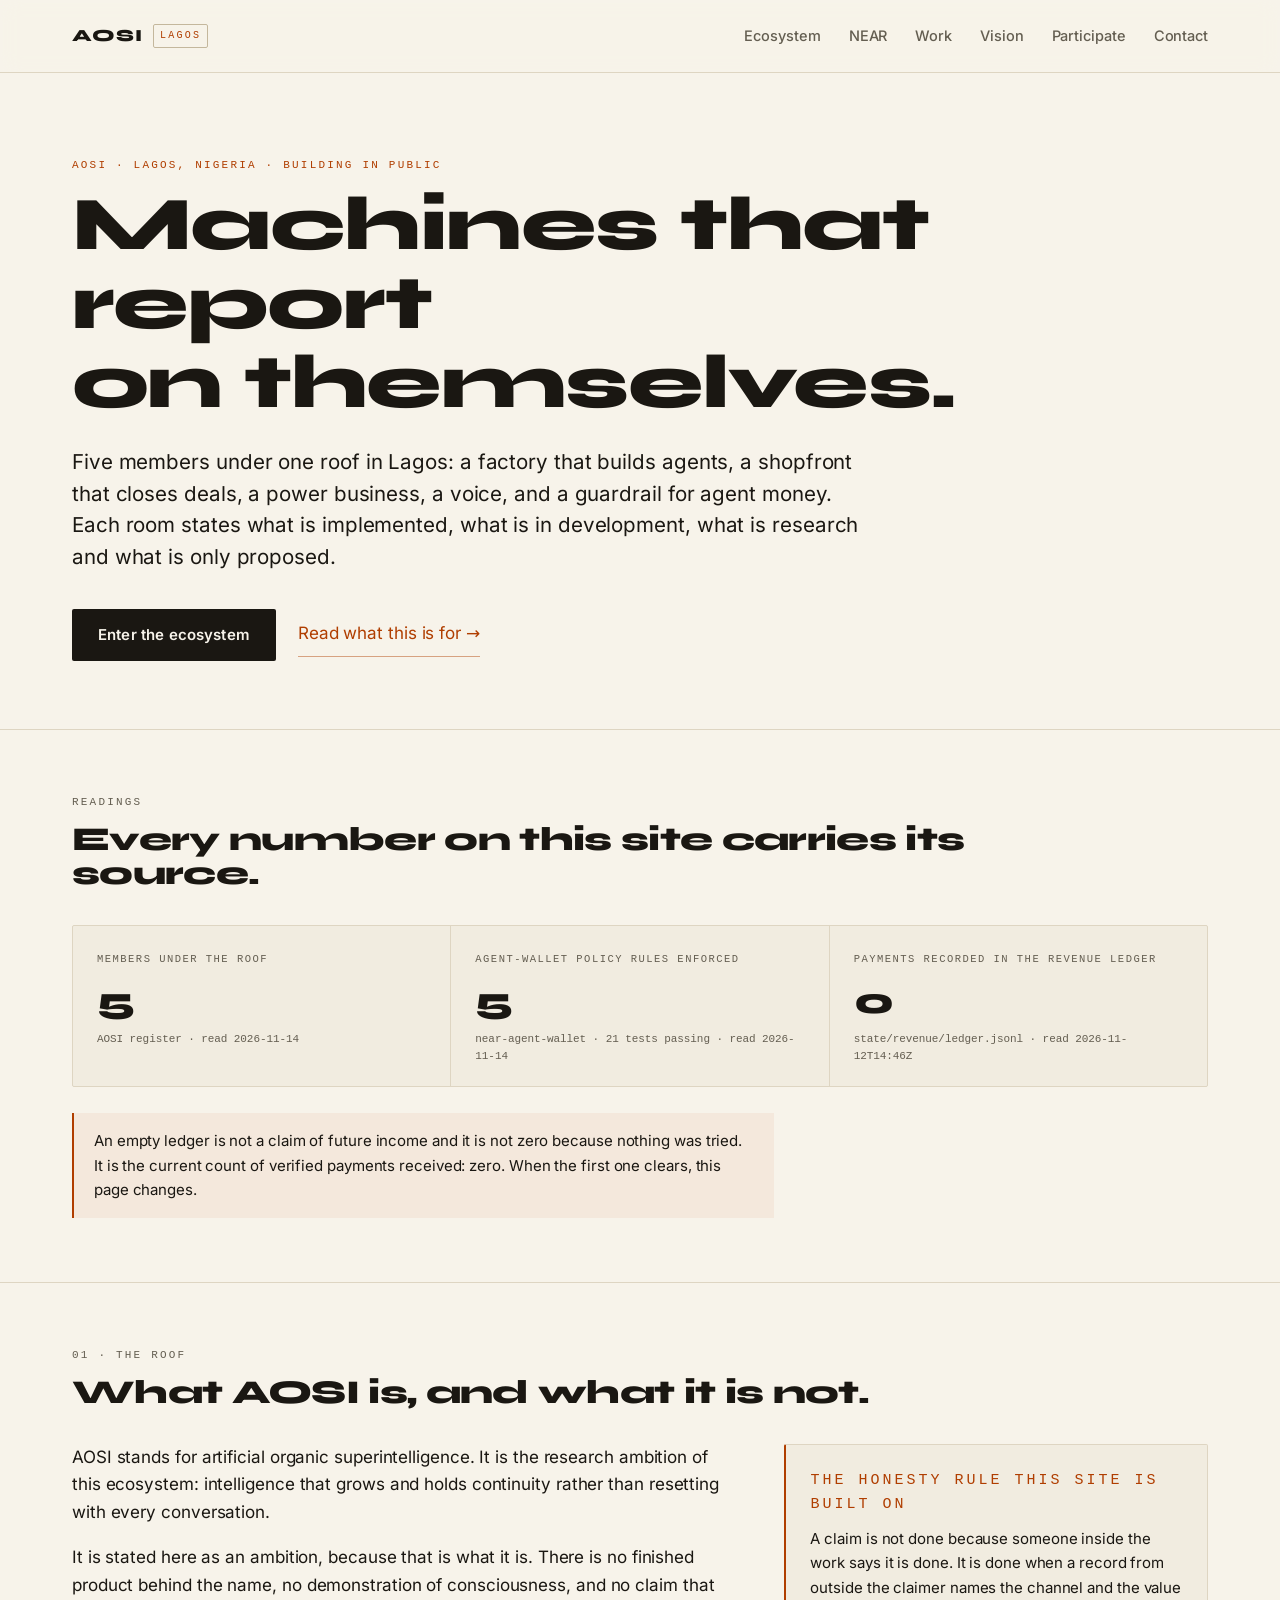
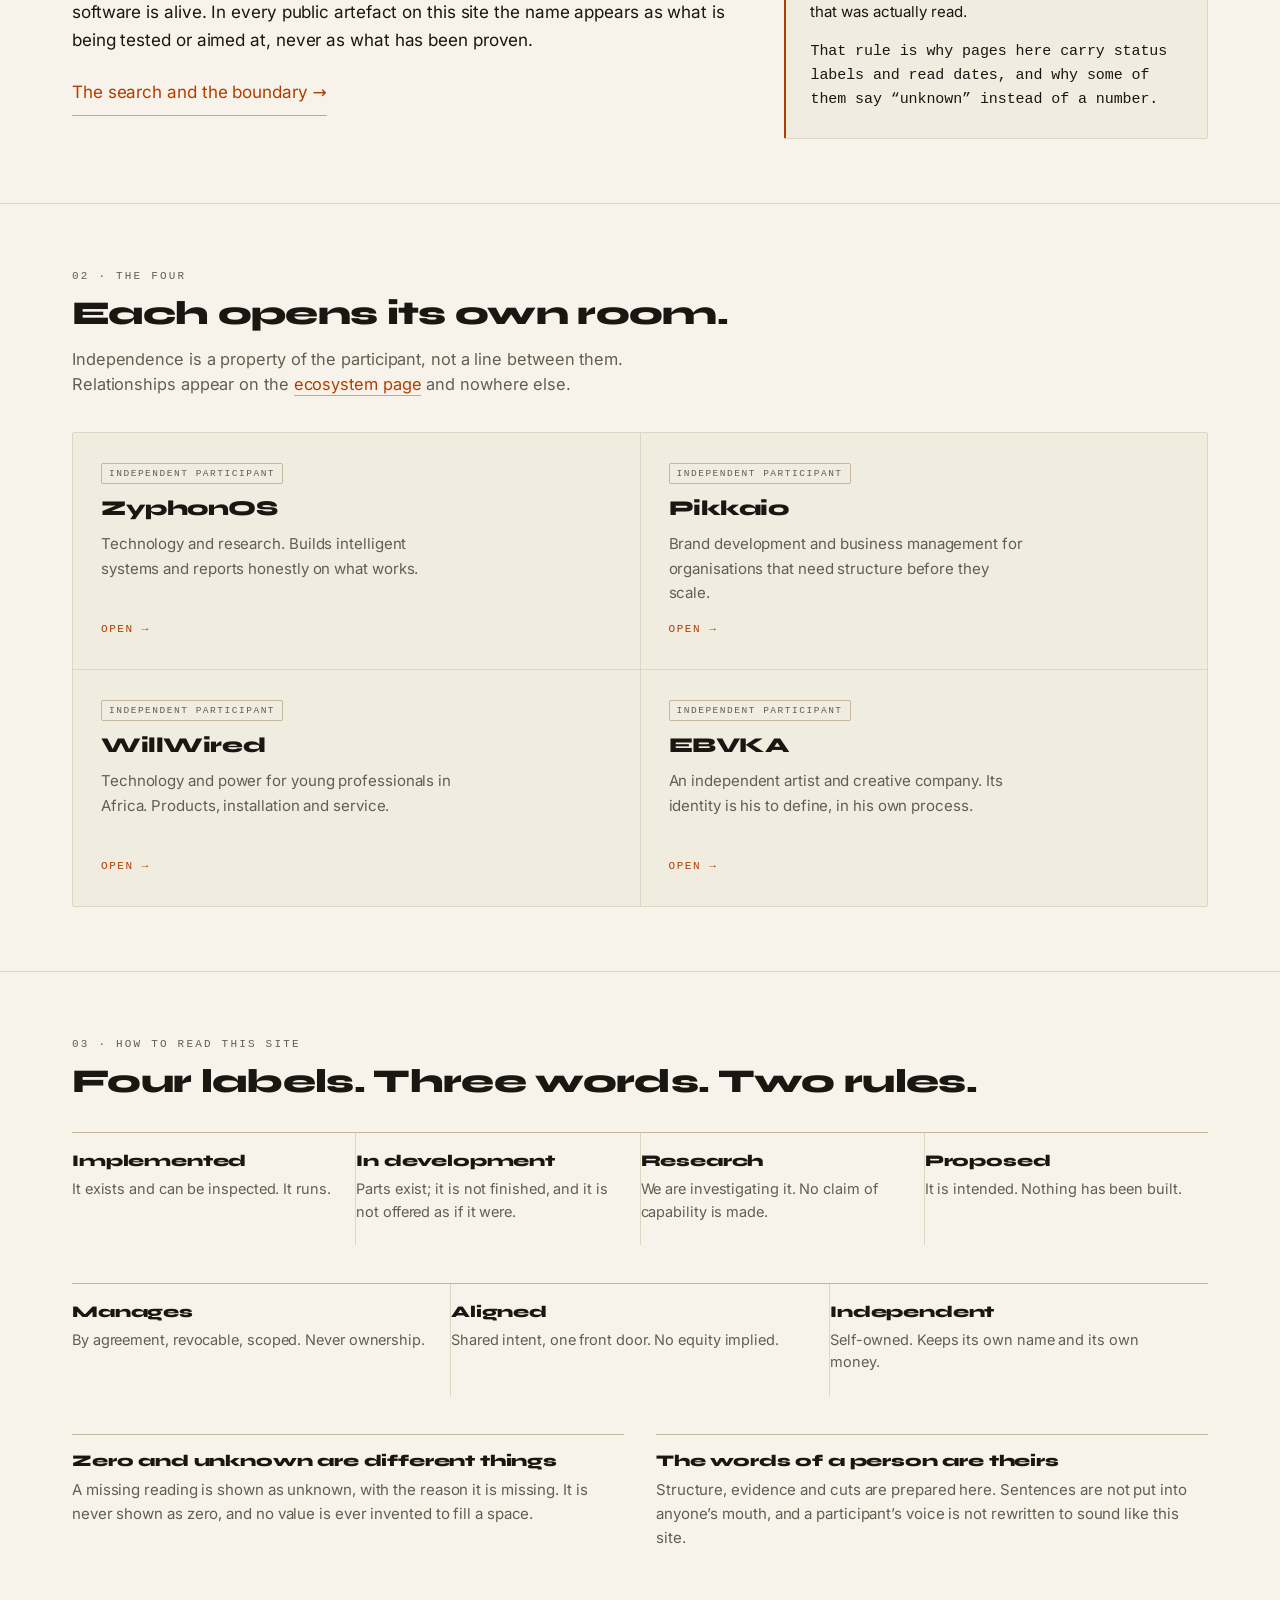
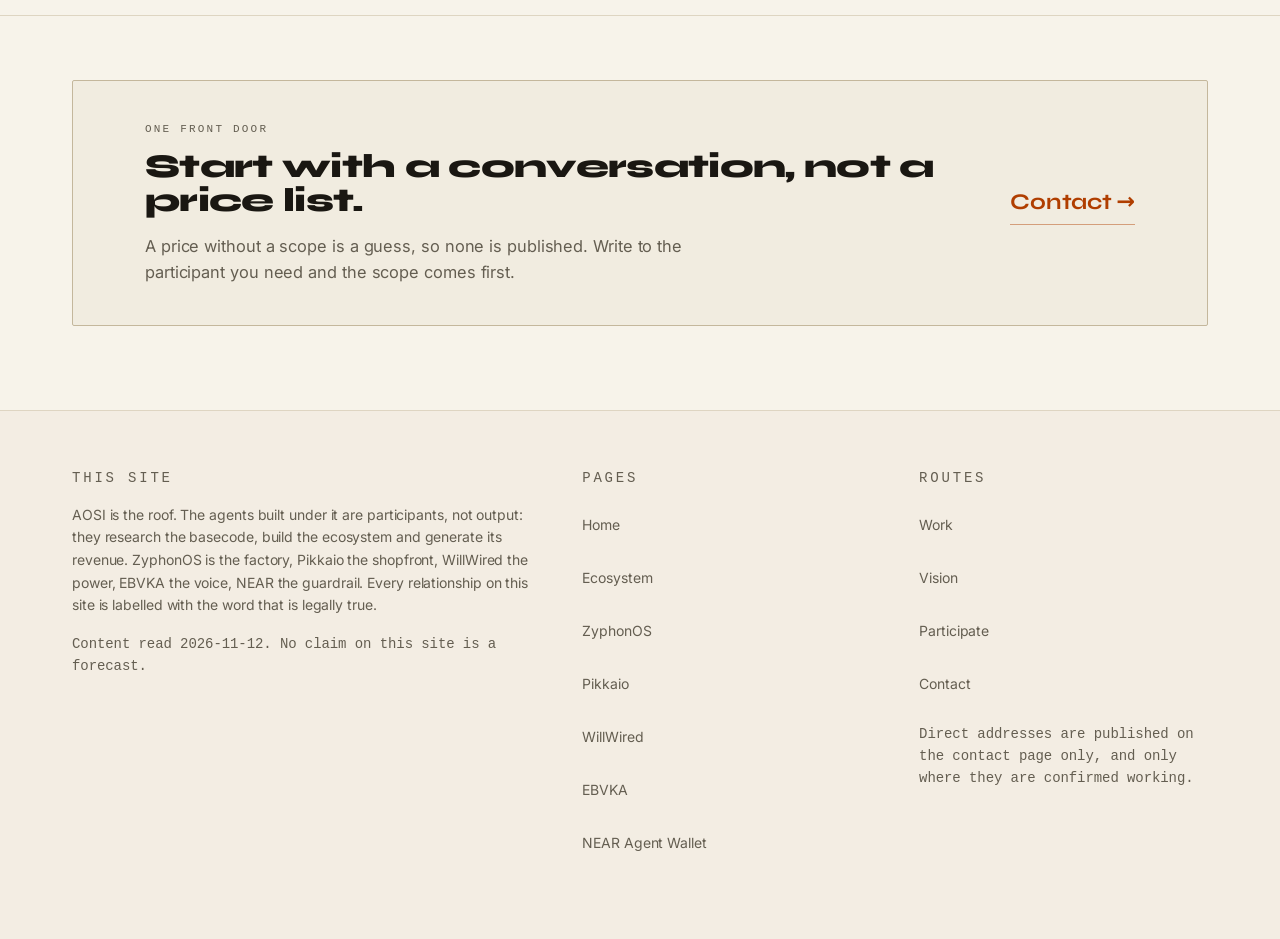
<file: index.html>
<!doctype html>
<html lang="en">
<head>
<meta charset="utf-8">
<meta name="viewport" content="width=device-width, initial-scale=1">
<title>AOSI &middot; machines that report on themselves</title>
<meta name="description" content="Five members under one roof in Lagos: agents, deals, power, voice, and a guardrail for agent money.">
<link rel="icon" href="favicon.svg" type="image/svg+xml">
<link rel="preload" href="fonts/inter-var.woff2" as="font" type="font/woff2" crossorigin>
<link rel="preload" href="fonts/syne-var.woff2" as="font" type="font/woff2" crossorigin>
<link rel="stylesheet" href="styles.css">
<meta property="og:title" content="AOSI &middot; machines that report on themselves">
<meta property="og:description" content="Five members under one roof in Lagos: agents, deals, power, voice, and a guardrail for agent money.">
<meta property="og:type" content="website">
<meta property="og:url" content="https://aosihq.github.io/">
<link rel="canonical" href="https://aosihq.github.io/">
</head>
<body class="">
<a class="skip" href="#main">Skip to content</a>
<header class="masthead">
  <div class="wrap masthead__in">
    <a class="mark" href="index.html"><span class="mark__name">AOSI</span><span class="mark__prog">Lagos</span></a>
    <button class="navtoggle" type="button" aria-expanded="false" aria-controls="nav">Menu</button>
    <nav class="nav" id="nav" aria-label="Primary"><a href="ecosystem.html">Ecosystem</a><a href="near.html">NEAR</a><a href="work.html">Work</a><a href="vision.html">Vision</a><a href="participate.html">Participate</a><a href="contact.html">Contact</a></nav>
  </div>
</header>
<main id="main">

<section class="wrap hero">
  <p class="label hero__label">AOSI &middot; Lagos, Nigeria &middot; building in public</p>
  <h1 class="display">Machines that report<br>on themselves.</h1>
  <p class="lead">Five members under one roof in Lagos: a factory that builds agents, a shopfront
  that closes deals, a power business, a voice, and a guardrail for agent money. Each room states
  what is implemented, what is in development, what is research and what is only proposed.</p>
  <p class="hero__cta"><a class="btn" href="ecosystem.html">Enter the ecosystem</a>
  <a class="link" href="vision.html">Read what this is for &rarr;</a></p>
</section>

<section class="wrap band">
  <div class="band__head">
    <p class="label">Readings</p>
    <h2 class="h2">Every number on this site carries its source.</h2>
  </div>
  <div class="readings"><div class="reading"><p class="reading__label">Members under the roof</p><p class="reading__value">5</p><p class="reading__meta">AOSI register &middot; read 2026-11-14</p></div><div class="reading"><p class="reading__label">Agent-wallet policy rules enforced</p><p class="reading__value">5</p><p class="reading__meta">near-agent-wallet &middot; 21 tests passing &middot; read 2026-11-14</p></div><div class="reading"><p class="reading__label">Payments recorded in the revenue ledger</p><p class="reading__value">0</p><p class="reading__meta">state/revenue/ledger.jsonl &middot; read 2026-11-12T14:46Z</p></div></div>
  <p class="note">An empty ledger is not a claim of future income and it is not zero because
  nothing was tried. It is the current count of verified payments received: zero. When the first
  one clears, this page changes.</p>
</section>

<section class="wrap band">
  <div class="band__head">
    <p class="label">01 &middot; The roof</p>
    <h2 class="h2">What AOSI is, and what it is not.</h2>
  </div>
  <div class="split">
    <div class="prose">
      <p>AOSI stands for artificial organic superintelligence. It is the research ambition of
      this ecosystem: intelligence that grows and holds continuity rather than resetting with
      every conversation.</p>
      <p>It is stated here as an ambition, because that is what it is. There is no finished
      product behind the name, no demonstration of consciousness, and no claim that software is
      alive. In every public artefact on this site the name appears as what is being tested or
      aimed at, never as what has been proven.</p>
      <p><a class="link link--solo" href="vision.html">The search and the boundary &rarr;</a></p>
    </div>
    <aside class="aside">
      <p class="label">The honesty rule this site is built on</p>
      <p>A claim is not done because someone inside the work says it is done. It is done when a
      record from outside the claimer names the channel and the value that was actually read.</p>
      <p class="aside__meta">That rule is why pages here carry status labels and read dates,
      and why some of them say &ldquo;unknown&rdquo; instead of a number.</p>
    </aside>
  </div>
</section>

<section class="wrap band">
  <div class="band__head">
    <p class="label">02 &middot; The four</p>
    <h2 class="h2">Each opens its own room.</h2>
    <p class="lead lead--sm">Independence is a property of the participant, not a line between
    them. Relationships appear on the <a class="link" href="ecosystem.html">ecosystem page</a>
    and nowhere else.</p>
  </div>
  <div class="cards"><a class="card" href="zyphonos.html"><span class="badge">Independent participant</span><h3 class="card__t">ZyphonOS</h3><p class="card__d">Technology and research. Builds intelligent systems and reports honestly on what works.</p><span class="card__go">Open &rarr;</span></a><a class="card" href="pikkaio.html"><span class="badge">Independent participant</span><h3 class="card__t">Pikkaio</h3><p class="card__d">Brand development and business management for organisations that need structure before they scale.</p><span class="card__go">Open &rarr;</span></a><a class="card" href="willwired.html"><span class="badge">Independent participant</span><h3 class="card__t">WillWired</h3><p class="card__d">Technology and power for young professionals in Africa. Products, installation and service.</p><span class="card__go">Open &rarr;</span></a><a class="card" href="ebvka.html"><span class="badge">Independent participant</span><h3 class="card__t">EBVKA</h3><p class="card__d">An independent artist and creative company. Its identity is his to define, in his own process.</p><span class="card__go">Open &rarr;</span></a></div>
</section>

<section class="wrap band">
  <div class="band__head">
    <p class="label">03 &middot; How to read this site</p>
    <h2 class="h2">Four labels. Three words. Two rules.</h2>
  </div>
  <div class="defs defs--4"><div class="def"><h3 class="def__t">Implemented</h3><p>It exists and can be inspected. It runs.</p></div><div class="def"><h3 class="def__t">In development</h3><p>Parts exist; it is not finished, and it is not offered as if it were.</p></div><div class="def"><h3 class="def__t">Research</h3><p>We are investigating it. No claim of capability is made.</p></div><div class="def"><h3 class="def__t">Proposed</h3><p>It is intended. Nothing has been built.</p></div></div>
  <div class="spacer"></div>
  <div class="defs defs--3"><div class="def"><h3 class="def__t">Manages</h3><p>By agreement, revocable, scoped. Never ownership.</p></div><div class="def"><h3 class="def__t">Aligned</h3><p>Shared intent, one front door. No equity implied.</p></div><div class="def"><h3 class="def__t">Independent</h3><p>Self-owned. Keeps its own name and its own money.</p></div></div>
  <div class="spacer"></div>
  <div class="rules">
    <div class="rule-block">
      <h3 class="def__t">Zero and unknown are different things</h3>
      <p>A missing reading is shown as unknown, with the reason it is missing. It is never shown
      as zero, and no value is ever invented to fill a space.</p>
    </div>
    <div class="rule-block">
      <h3 class="def__t">The words of a person are theirs</h3>
      <p>Structure, evidence and cuts are prepared here. Sentences are not put into anyone&rsquo;s
      mouth, and a participant&rsquo;s voice is not rewritten to sound like this site.</p>
    </div>
  </div>
</section>

<section class="wrap band band--cta">
  <div class="cta">
    <div>
      <p class="label">One front door</p>
      <h2 class="h2">Start with a conversation, not a price list.</h2>
      <p class="lead lead--sm">A price without a scope is a guess, so none is published. Write
      to the participant you need and the scope comes first.</p>
    </div>
    <p class="cta__go"><a class="link link--lg" href="contact.html">Contact &rarr;</a></p>
  </div>
</section>

</main>
<footer class="foot">
  <div class="wrap foot__in">
    <div class="foot__col">
      <p class="label">This site</p>
      <p>AOSI is the roof. The agents built under it are participants, not output: they research
      the basecode, build the ecosystem and generate its revenue. ZyphonOS is the factory, Pikkaio
      the shopfront, WillWired the power, EBVKA the voice, NEAR the guardrail. Every relationship
      on this site is labelled with the word that is legally true.</p>
      <p class="foot__meta">Content read 2026-11-12. No claim on this site is a forecast.</p>
    </div>
    <div class="foot__col">
      <p class="label">Pages</p>
      <ul class="plain">
        <li><a href="index.html">Home</a></li>
        <li><a href="ecosystem.html">Ecosystem</a></li>
        <li><a href="zyphonos.html">ZyphonOS</a></li>
        <li><a href="pikkaio.html">Pikkaio</a></li>
        <li><a href="willwired.html">WillWired</a></li>
        <li><a href="ebvka.html">EBVKA</a></li>
        <li><a href="near.html">NEAR Agent Wallet</a></li>
      </ul>
    </div>
    <div class="foot__col">
      <p class="label">Routes</p>
      <ul class="plain">
        <li><a href="work.html">Work</a></li>
        <li><a href="vision.html">Vision</a></li>
        <li><a href="participate.html">Participate</a></li>
        <li><a href="contact.html">Contact</a></li>
      </ul>
      <p class="foot__meta">Direct addresses are published on the contact page only, and only
      where they are confirmed working.</p>
    </div>
  </div>
</footer>
<script src="nav.js" defer></script>
</body>
</html>
</file>
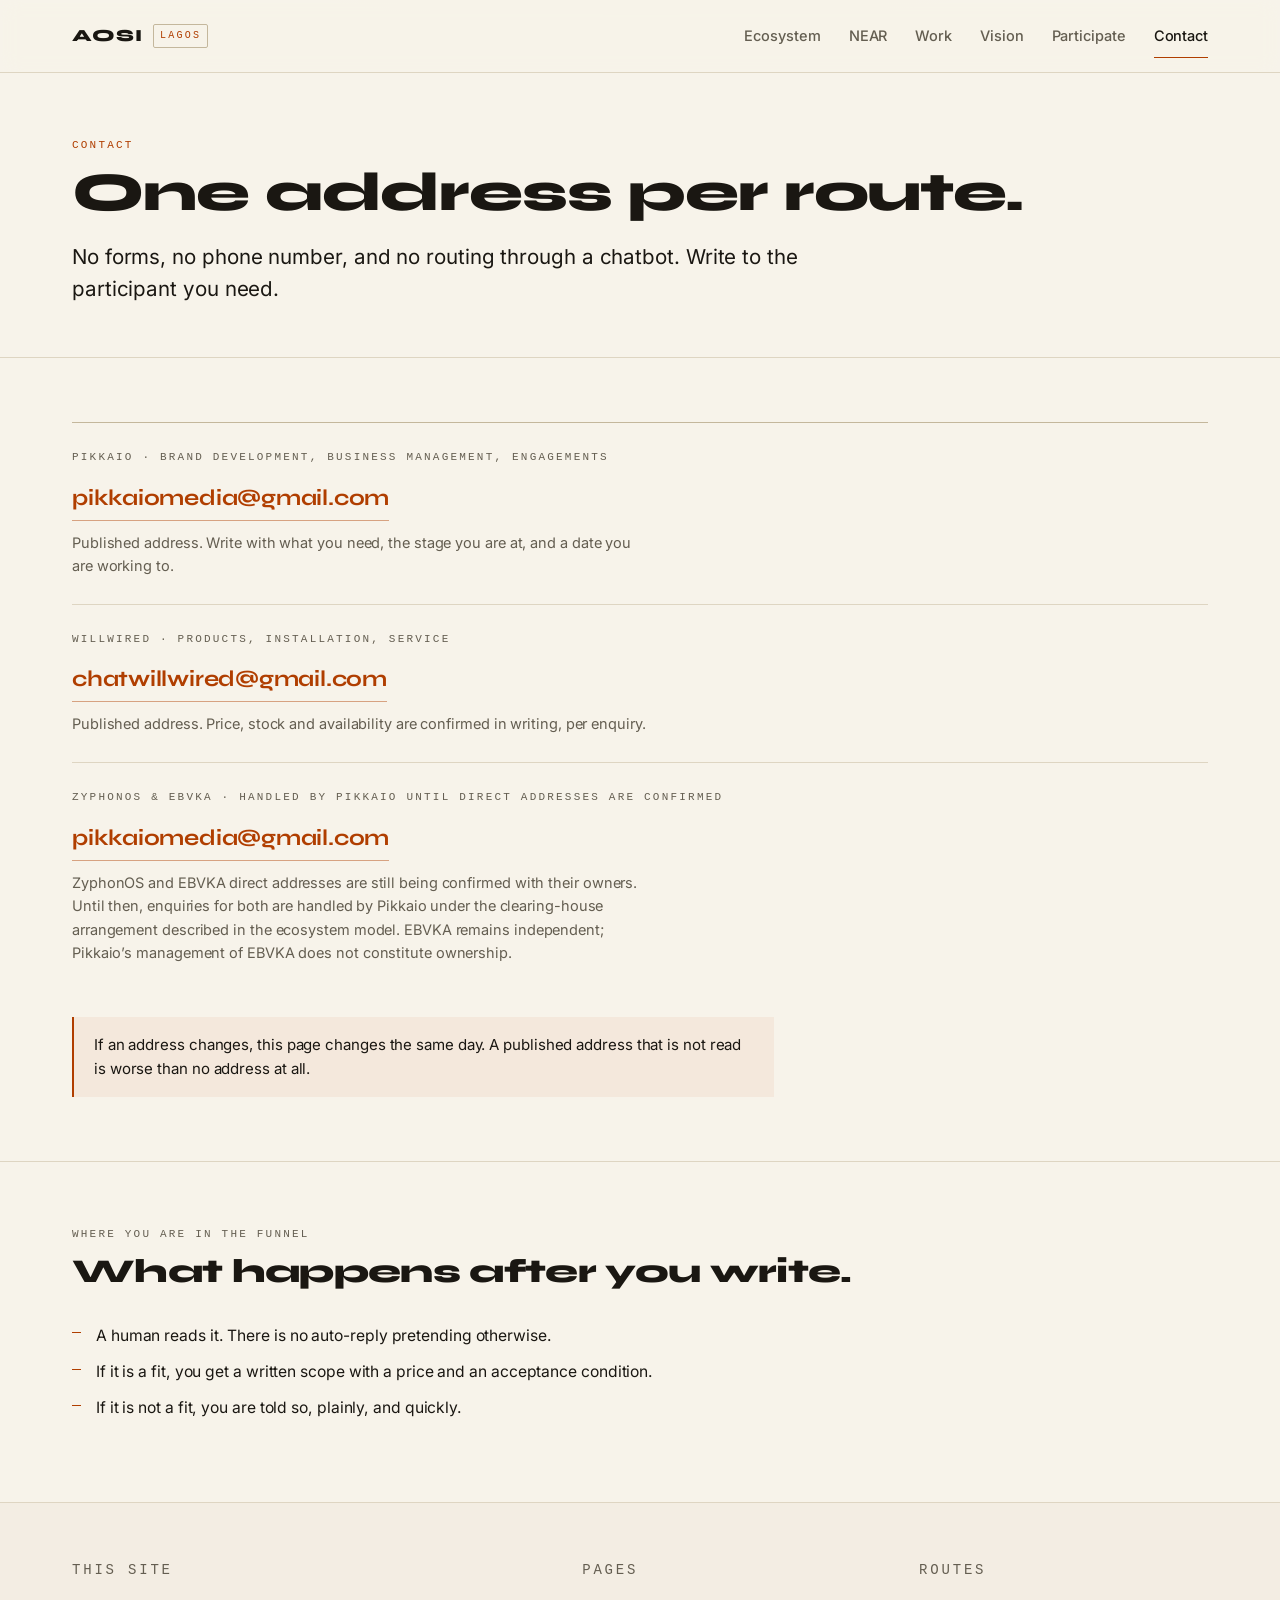
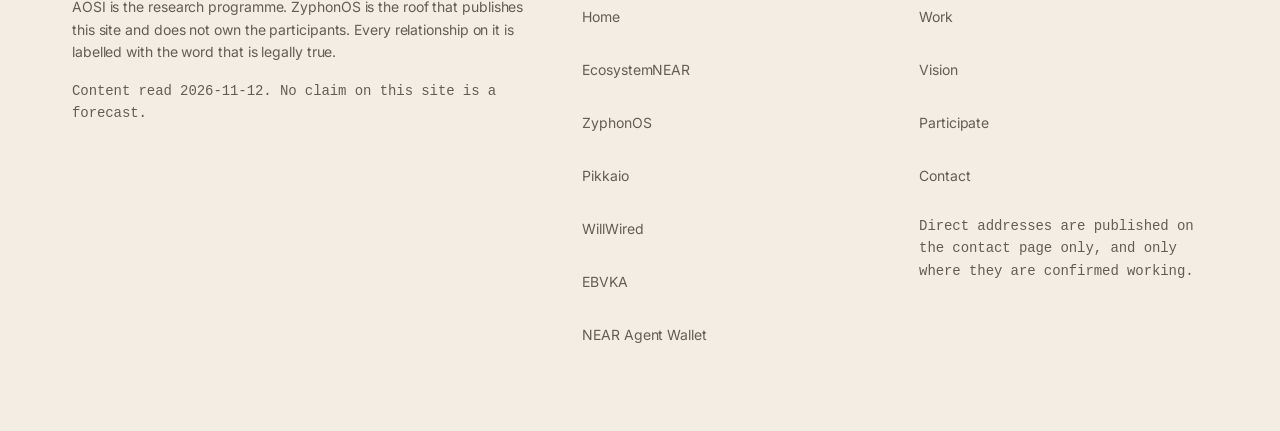
<file: contact.html>
<!doctype html>
<html lang="en">
<head>
<meta charset="utf-8">
<meta name="viewport" content="width=device-width, initial-scale=1">
<title>Contact: one address per route &middot; ZyphonOS</title>
<meta name="description" content="Published contact addresses for Pikkaio and WillWired. ZyphonOS and EBVKA enquiries are handled by Pikkaio until direct addresses are confirmed.">
<link rel="icon" href="favicon.svg" type="image/svg+xml">
<link rel="preload" href="fonts/inter-var.woff2" as="font" type="font/woff2" crossorigin>
<link rel="preload" href="fonts/syne-var.woff2" as="font" type="font/woff2" crossorigin>
<link rel="stylesheet" href="styles.css">
<meta property="og:title" content="Contact: one address per route &middot; ZyphonOS">
<meta property="og:description" content="Published contact addresses for Pikkaio and WillWired. ZyphonOS and EBVKA enquiries are handled by Pikkaio until direct addresses are confirmed.">
<meta property="og:type" content="website">
<meta property="og:url" content="https://aosihq.github.io/contact.html">
<link rel="canonical" href="https://aosihq.github.io/contact.html">
</head>
<body class="">
<a class="skip" href="#main">Skip to content</a>
<header class="masthead">
  <div class="wrap masthead__in">
    <a class="mark" href="index.html"><span class="mark__name">AOSI</span><span class="mark__prog">Lagos</span></a>
    <button class="navtoggle" type="button" aria-expanded="false" aria-controls="nav">Menu</button>
    <nav class="nav" id="nav" aria-label="Primary"><a href="ecosystem.html">Ecosystem</a><a href="near.html">NEAR</a><a href="work.html">Work</a><a href="vision.html">Vision</a><a href="participate.html">Participate</a><a href="contact.html" aria-current="page">Contact</a></nav>
  </div>
</header>
<main id="main">

<section class="wrap hero hero--sm">
  <p class="label hero__label">Contact</p>
  <h1 class="display display--sm">One address per route.</h1>
  <p class="lead">No forms, no phone number, and no routing through a chatbot. Write to the
  participant you need.</p>
</section>

<section class="wrap band">
  <div class="routes">
    <div class="route">
      <p class="label">Pikkaio &middot; brand development, business management, engagements</p>
      <p class="route__addr"><a class="link link--lg" href="mailto:pikkaiomedia@gmail.com">pikkaiomedia@gmail.com</a></p>
      <p class="route__meta">Published address. Write with what you need, the stage you are at,
      and a date you are working to.</p>
    </div>
    <div class="route">
      <p class="label">WillWired &middot; products, installation, service</p>
      <p class="route__addr"><a class="link link--lg" href="mailto:chatwillwired@gmail.com">chatwillwired@gmail.com</a></p>
      <p class="route__meta">Published address. Price, stock and availability are confirmed in
      writing, per enquiry.</p>
    </div>
    <div class="route">
      <p class="label">ZyphonOS &amp; EBVKA &middot; handled by Pikkaio until direct addresses are confirmed</p>
      <p class="route__addr"><a class="link link--lg" href="mailto:pikkaiomedia@gmail.com?subject=ZyphonOS%20%2F%20EBVKA%20enquiry">pikkaiomedia@gmail.com</a></p>
      <p class="route__meta">ZyphonOS and EBVKA direct addresses are still being confirmed with
      their owners. Until then, enquiries for both are handled by Pikkaio under the clearing-house
      arrangement described in the ecosystem model. EBVKA remains independent; Pikkaio&rsquo;s
      management of EBVKA does not constitute ownership.</p>
    </div>
  </div>
  <p class="note">If an address changes, this page changes the same day. A published address
  that is not read is worse than no address at all.</p>
</section>

<section class="wrap band">
  <div class="band__head">
    <p class="label">Where you are in the funnel</p>
    <h2 class="h2">What happens after you write.</h2>
  </div>
  <ul class="list list--tight">
    <li>A human reads it. There is no auto-reply pretending otherwise.</li>
    <li>If it is a fit, you get a written scope with a price and an acceptance condition.</li>
    <li>If it is not a fit, you are told so, plainly, and quickly.</li>
  </ul>
</section>

</main>
<footer class="foot">
  <div class="wrap foot__in">
    <div class="foot__col">
      <p class="label">This site</p>
      <p>AOSI is the research programme. ZyphonOS is the roof that publishes this site and
      does not own the participants. Every relationship on it is labelled with the word that
      is legally true.</p>
      <p class="foot__meta">Content read 2026-11-12. No claim on this site is a forecast.</p>
    </div>
    <div class="foot__col">
      <p class="label">Pages</p>
      <ul class="plain">
        <li><a href="index.html">Home</a></li>
        <li><a href="ecosystem.html">Ecosystem</a><a href="near.html">NEAR</a></li>
        <li><a href="zyphonos.html">ZyphonOS</a></li>
        <li><a href="pikkaio.html">Pikkaio</a></li>
        <li><a href="willwired.html">WillWired</a></li>
        <li><a href="ebvka.html">EBVKA</a></li>
        <li><a href="near.html">NEAR Agent Wallet</a></li>
      </ul>
    </div>
    <div class="foot__col">
      <p class="label">Routes</p>
      <ul class="plain">
        <li><a href="work.html">Work</a></li>
        <li><a href="vision.html">Vision</a></li>
        <li><a href="participate.html">Participate</a></li>
        <li><a href="contact.html">Contact</a></li>
      </ul>
      <p class="foot__meta">Direct addresses are published on the contact page only, and only
      where they are confirmed working.</p>
    </div>
  </div>
</footer>
<script src="nav.js" defer></script>
</body>
</html>
</file>
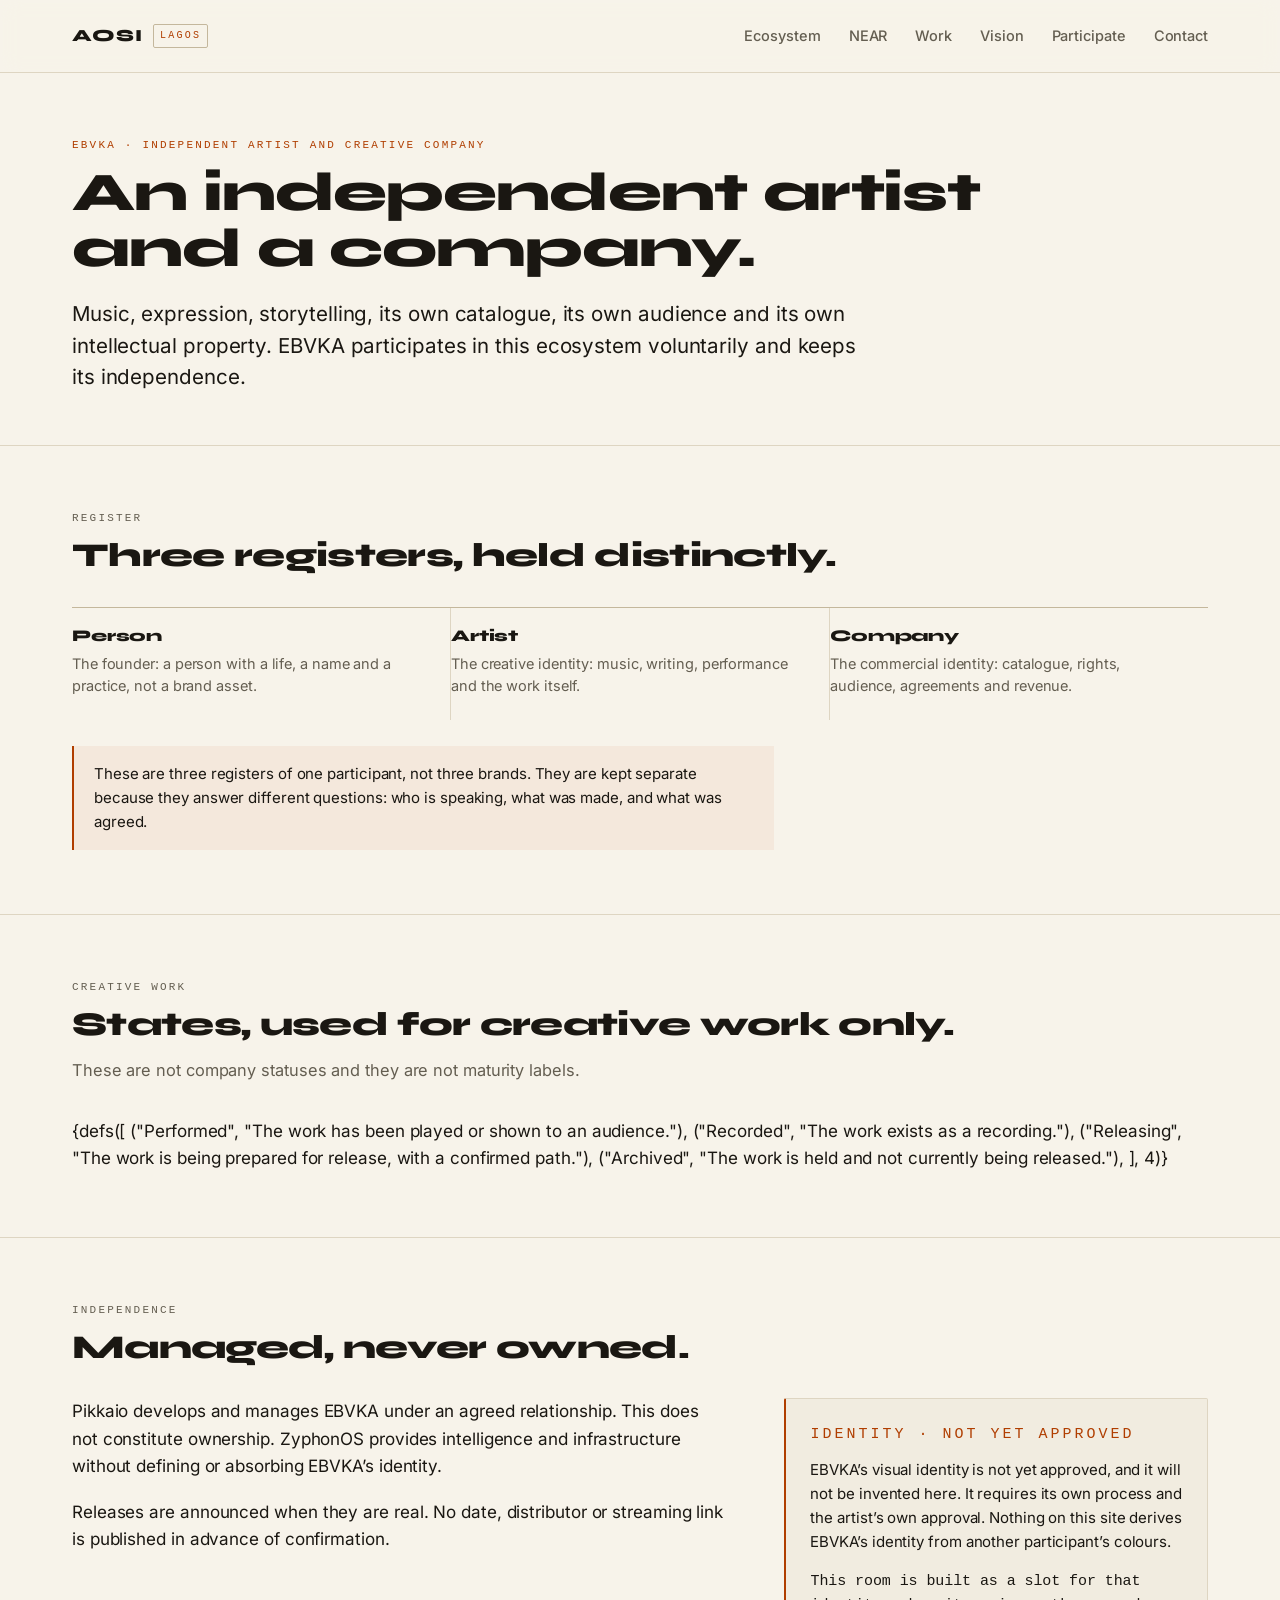
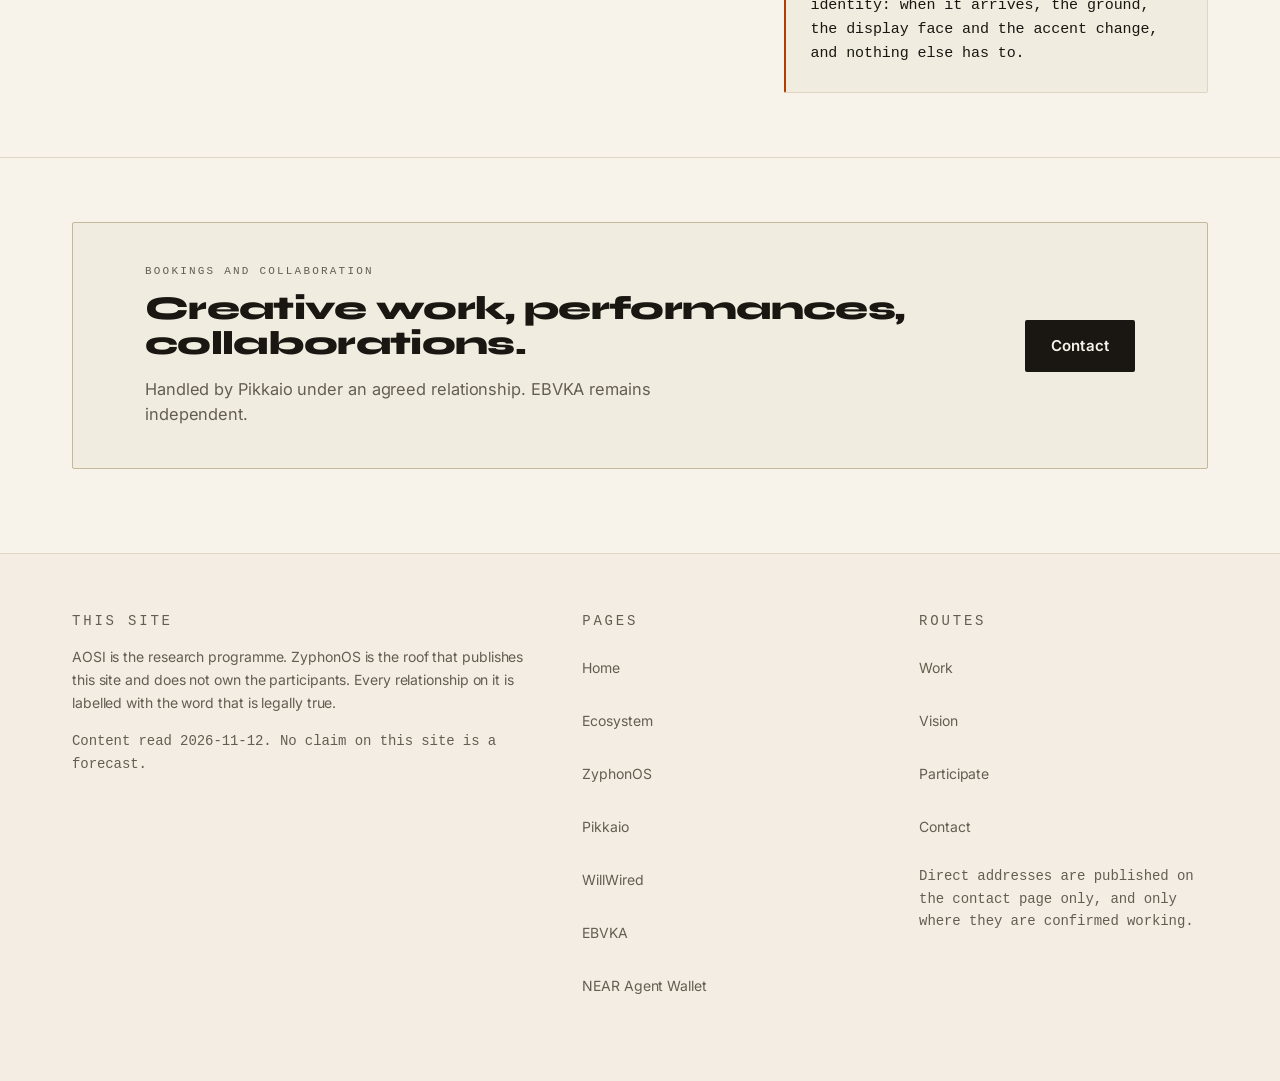
<file: ebvka.html>
<!doctype html>
<html lang="en">
<head>
<meta charset="utf-8">
<meta name="viewport" content="width=device-width, initial-scale=1">
<title>EBVKA: independent artist and creative company</title>
<meta name="description" content="An independent artist and creative company: three registers, creative-work states, and an identity that is the artist's own to define.">
<link rel="icon" href="favicon.svg" type="image/svg+xml">
<link rel="preload" href="fonts/inter-var.woff2" as="font" type="font/woff2" crossorigin>
<link rel="preload" href="fonts/syne-var.woff2" as="font" type="font/woff2" crossorigin>
<link rel="stylesheet" href="styles.css">
<meta property="og:title" content="EBVKA: independent artist and creative company">
<meta property="og:description" content="An independent artist and creative company: three registers, creative-work states, and an identity that is the artist's own to define.">
<meta property="og:type" content="website">
<meta property="og:url" content="https://aosihq.github.io/ebvka.html">
<link rel="canonical" href="https://aosihq.github.io/ebvka.html">
</head>
<body class="">
<a class="skip" href="#main">Skip to content</a>
<header class="masthead">
  <div class="wrap masthead__in">
    <a class="mark" href="index.html"><span class="mark__name">AOSI</span><span class="mark__prog">Lagos</span></a>
    <button class="navtoggle" type="button" aria-expanded="false" aria-controls="nav">Menu</button>
    <nav class="nav" id="nav" aria-label="Primary"><a href="ecosystem.html">Ecosystem</a><a href="near.html">NEAR</a><a href="work.html">Work</a><a href="vision.html">Vision</a><a href="participate.html">Participate</a><a href="contact.html">Contact</a></nav>
  </div>
</header>
<main id="main">

<section class="wrap hero hero--sm">
  <p class="label hero__label">EBVKA &middot; independent artist and creative company</p>
  <h1 class="display display--sm">An independent artist<br>and a company.</h1>
  <p class="lead">Music, expression, storytelling, its own catalogue, its own audience and its own
  intellectual property. EBVKA participates in this ecosystem voluntarily and keeps its
  independence.</p>
</section>

<section class="wrap band">
  <div class="band__head">
    <p class="label">Register</p>
    <h2 class="h2">Three registers, held distinctly.</h2>
  </div>
  <div class="defs defs--3">
    <div class="def"><h3 class="def__t">Person</h3><p>The founder: a person with a life, a name
    and a practice, not a brand asset.</p></div>
    <div class="def"><h3 class="def__t">Artist</h3><p>The creative identity: music, writing,
    performance and the work itself.</p></div>
    <div class="def"><h3 class="def__t">Company</h3><p>The commercial identity: catalogue, rights,
    audience, agreements and revenue.</p></div>
  </div>
  <p class="note">These are three registers of one participant, not three brands. They are kept
  separate because they answer different questions: who is speaking, what was made, and what was
  agreed.</p>
</section>

<section class="wrap band">
  <div class="band__head">
    <p class="label">Creative work</p>
    <h2 class="h2">States, used for creative work only.</h2>
    <p class="lead lead--sm">These are not company statuses and they are not maturity labels.</p>
  </div>
  {defs([
    ("Performed", "The work has been played or shown to an audience."),
    ("Recorded", "The work exists as a recording."),
    ("Releasing", "The work is being prepared for release, with a confirmed path."),
    ("Archived", "The work is held and not currently being released."),
  ], 4)}
</section>

<section class="wrap band">
  <div class="band__head">
    <p class="label">Independence</p>
    <h2 class="h2">Managed, never owned.</h2>
  </div>
  <div class="split">
    <div class="prose">
      <p>Pikkaio develops and manages EBVKA under an agreed relationship. This does not
      constitute ownership. ZyphonOS provides intelligence and infrastructure without defining
      or absorbing EBVKA&rsquo;s identity.</p>
      <p>Releases are announced when they are real. No date, distributor or streaming link is
      published in advance of confirmation.</p>
    </div>
    <aside class="aside">
      <p class="label">Identity &middot; not yet approved</p>
      <p>EBVKA&rsquo;s visual identity is not yet approved, and it will not be invented here. It
      requires its own process and the artist&rsquo;s own approval. Nothing on this site derives
      EBVKA&rsquo;s identity from another participant&rsquo;s colours.</p>
      <p class="aside__meta">This room is built as a slot for that identity: when it arrives,
      the ground, the display face and the accent change, and nothing else has to.</p>
    </aside>
  </div>
</section>

<section class="wrap band band--cta">
  <div class="cta">
    <div>
      <p class="label">Bookings and collaboration</p>
      <h2 class="h2">Creative work, performances, collaborations.</h2>
      <p class="lead lead--sm">Handled by Pikkaio under an agreed relationship. EBVKA remains
      independent.</p>
    </div>
    <p class="cta__go"><a class="btn" href="contact.html">Contact</a></p>
  </div>
</section>

</main>
<footer class="foot">
  <div class="wrap foot__in">
    <div class="foot__col">
      <p class="label">This site</p>
      <p>AOSI is the research programme. ZyphonOS is the roof that publishes this site and
      does not own the participants. Every relationship on it is labelled with the word that
      is legally true.</p>
      <p class="foot__meta">Content read 2026-11-12. No claim on this site is a forecast.</p>
    </div>
    <div class="foot__col">
      <p class="label">Pages</p>
      <ul class="plain">
        <li><a href="index.html">Home</a></li>
        <li><a href="ecosystem.html">Ecosystem</a></li>
        <li><a href="zyphonos.html">ZyphonOS</a></li>
        <li><a href="pikkaio.html">Pikkaio</a></li>
        <li><a href="willwired.html">WillWired</a></li>
        <li><a href="ebvka.html">EBVKA</a></li>
        <li><a href="near.html">NEAR Agent Wallet</a></li>
      </ul>
    </div>
    <div class="foot__col">
      <p class="label">Routes</p>
      <ul class="plain">
        <li><a href="work.html">Work</a></li>
        <li><a href="vision.html">Vision</a></li>
        <li><a href="participate.html">Participate</a></li>
        <li><a href="contact.html">Contact</a></li>
      </ul>
      <p class="foot__meta">Direct addresses are published on the contact page only, and only
      where they are confirmed working.</p>
    </div>
  </div>
</footer>
<script src="nav.js" defer></script>
</body>
</html>
</file>
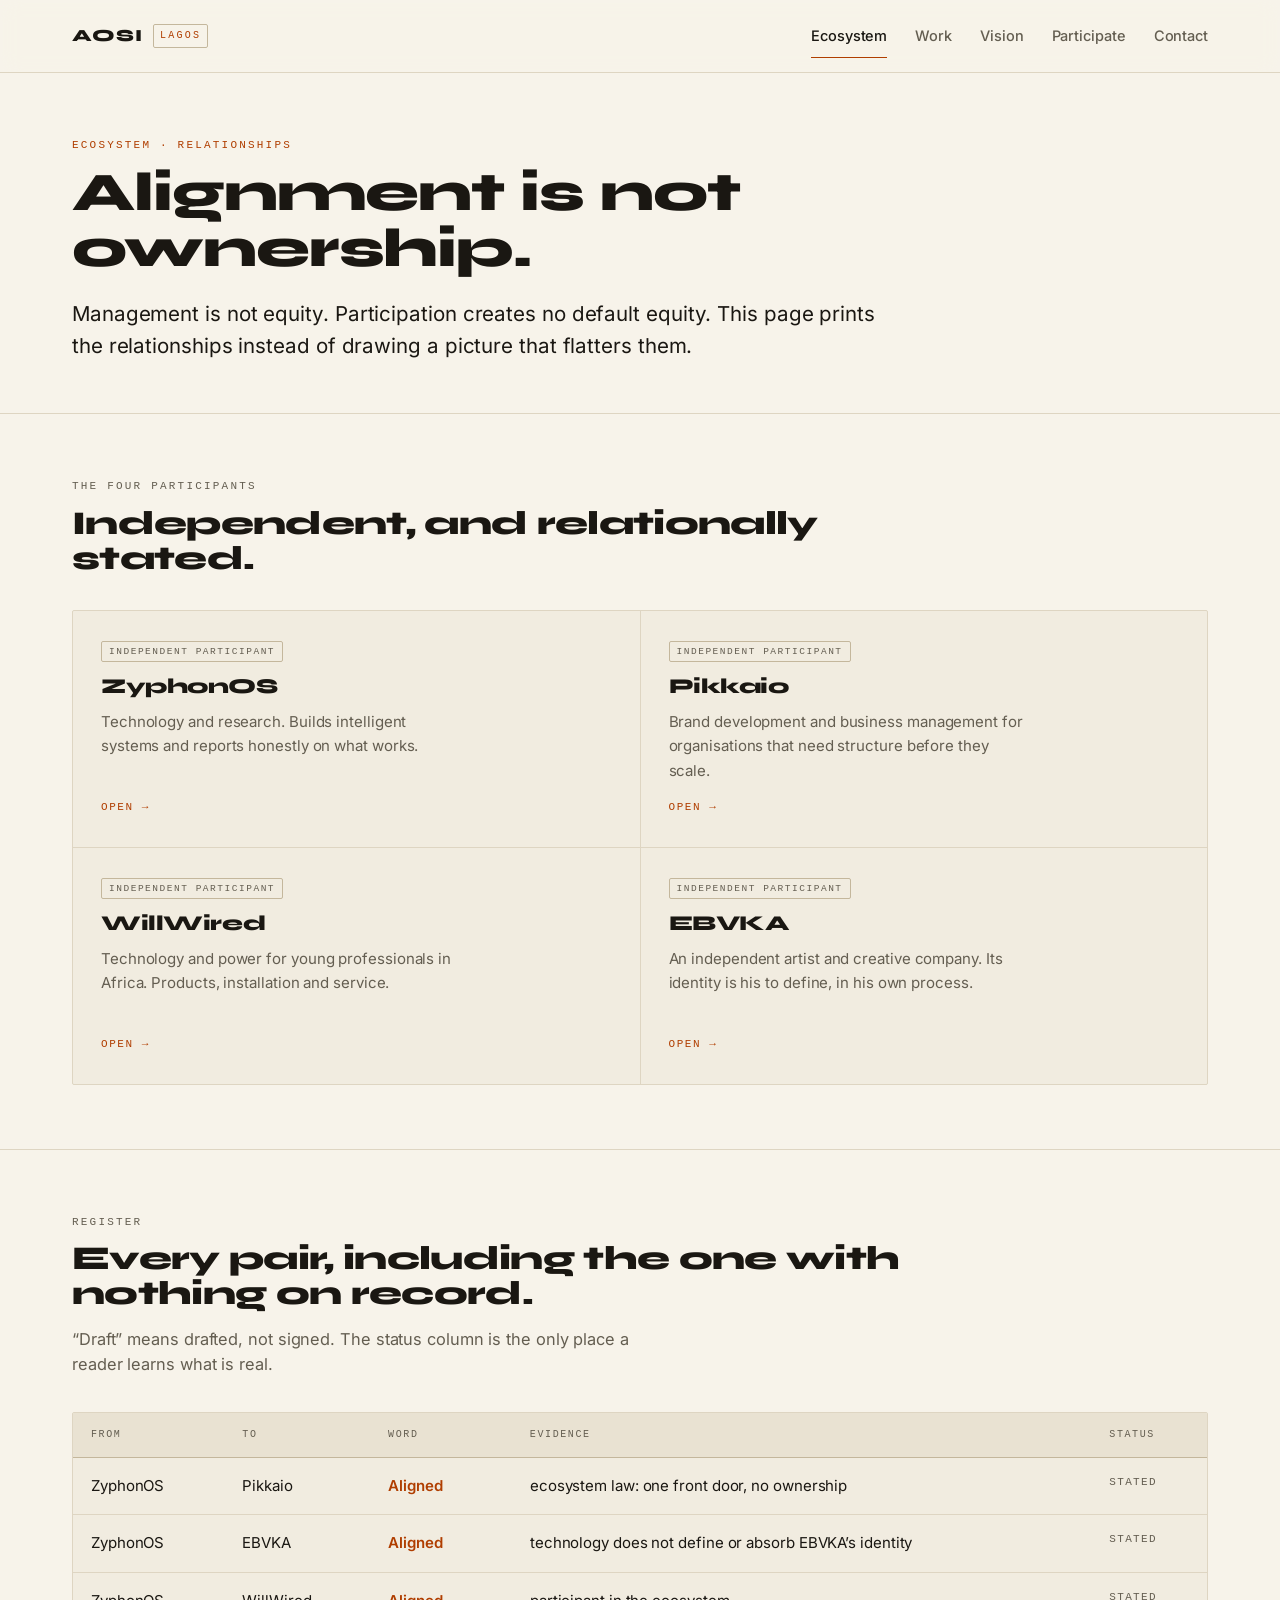
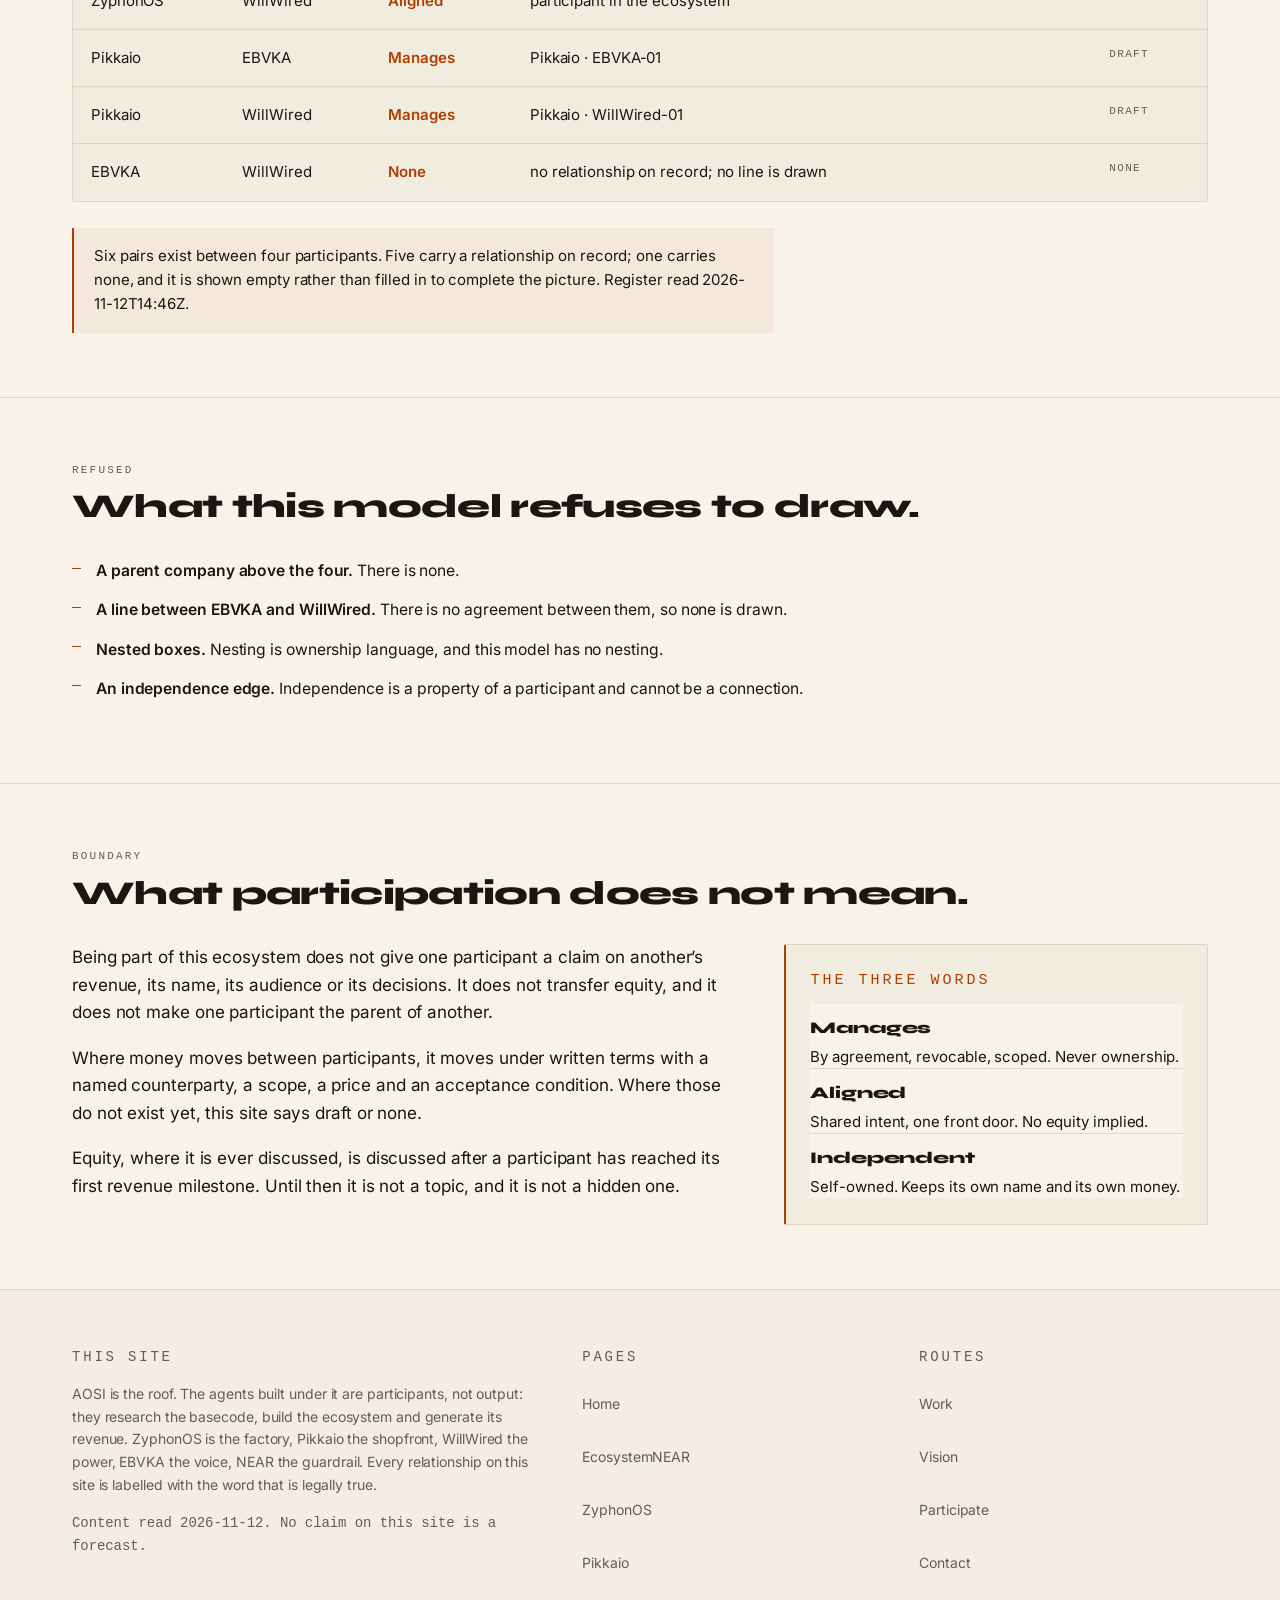
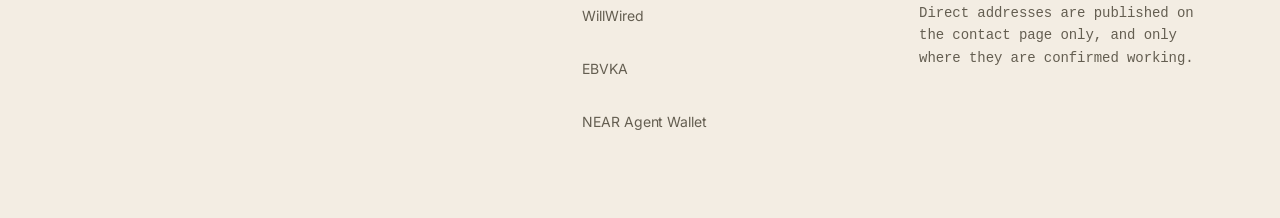
<file: ecosystem.html>
<!doctype html>
<html lang="en">
<head>
<meta charset="utf-8">
<meta name="viewport" content="width=device-width, initial-scale=1">
<title>Ecosystem: how the four relate &middot; ZyphonOS</title>
<meta name="description" content="The relationship register for four independent participants: every pair, the word that describes it, its evidence and its status.">
<link rel="icon" href="favicon.svg" type="image/svg+xml">
<link rel="preload" href="fonts/inter-var.woff2" as="font" type="font/woff2" crossorigin>
<link rel="preload" href="fonts/syne-var.woff2" as="font" type="font/woff2" crossorigin>
<link rel="stylesheet" href="styles.css">
<meta property="og:title" content="Ecosystem: how the four relate &middot; ZyphonOS">
<meta property="og:description" content="The relationship register for four independent participants: every pair, the word that describes it, its evidence and its status.">
<meta property="og:type" content="website">
<meta property="og:url" content="https://aosihq.github.io/ecosystem.html">
<link rel="canonical" href="https://aosihq.github.io/ecosystem.html">
</head>
<body class="">
<a class="skip" href="#main">Skip to content</a>
<header class="masthead">
  <div class="wrap masthead__in">
    <a class="mark" href="index.html"><span class="mark__name">AOSI</span><span class="mark__prog">Lagos</span></a>
    <button class="navtoggle" type="button" aria-expanded="false" aria-controls="nav">Menu</button>
    <nav class="nav" id="nav" aria-label="Primary"><a href="ecosystem.html" aria-current="page">Ecosystem</a><a href="work.html">Work</a><a href="vision.html">Vision</a><a href="participate.html">Participate</a><a href="contact.html">Contact</a></nav>
  </div>
</header>
<main id="main">

<section class="wrap hero hero--sm">
  <p class="label hero__label">Ecosystem &middot; relationships</p>
  <h1 class="display display--sm">Alignment is not ownership.</h1>
  <p class="lead">Management is not equity. Participation creates no default equity. This page
  prints the relationships instead of drawing a picture that flatters them.</p>
</section>

<section class="wrap band">
  <div class="band__head">
    <p class="label">The four participants</p>
    <h2 class="h2">Independent, and relationally stated.</h2>
  </div>
  <div class="cards"><a class="card" href="zyphonos.html"><span class="badge">Independent participant</span><h3 class="card__t">ZyphonOS</h3><p class="card__d">Technology and research. Builds intelligent systems and reports honestly on what works.</p><span class="card__go">Open &rarr;</span></a><a class="card" href="pikkaio.html"><span class="badge">Independent participant</span><h3 class="card__t">Pikkaio</h3><p class="card__d">Brand development and business management for organisations that need structure before they scale.</p><span class="card__go">Open &rarr;</span></a><a class="card" href="willwired.html"><span class="badge">Independent participant</span><h3 class="card__t">WillWired</h3><p class="card__d">Technology and power for young professionals in Africa. Products, installation and service.</p><span class="card__go">Open &rarr;</span></a><a class="card" href="ebvka.html"><span class="badge">Independent participant</span><h3 class="card__t">EBVKA</h3><p class="card__d">An independent artist and creative company. Its identity is his to define, in his own process.</p><span class="card__go">Open &rarr;</span></a></div>
</section>

<section class="wrap band">
  <div class="band__head">
    <p class="label">Register</p>
    <h2 class="h2">Every pair, including the one with nothing on record.</h2>
    <p class="lead lead--sm">&ldquo;Draft&rdquo; means drafted, not signed. The status column is
    the only place a reader learns what is real.</p>
  </div>
  <div class="tablewrap">
<table class="reg">
  <caption class="visually-hidden">Relationship register: every pair of participants, with the word that describes the relationship, the evidence for it, and its status.</caption>
  <thead><tr><th scope="col">From</th><th scope="col">To</th><th scope="col">Word</th><th scope="col">Evidence</th><th scope="col">Status</th></tr></thead>
  <tbody><tr><td data-l="From">ZyphonOS</td><td data-l="To">Pikkaio</td><td data-l="Word"><span class="word">Aligned</span></td><td data-l="Evidence">ecosystem law: one front door, no ownership</td><td data-l="Status" class="st">Stated</td></tr><tr><td data-l="From">ZyphonOS</td><td data-l="To">EBVKA</td><td data-l="Word"><span class="word">Aligned</span></td><td data-l="Evidence">technology does not define or absorb EBVKA&rsquo;s identity</td><td data-l="Status" class="st">Stated</td></tr><tr><td data-l="From">ZyphonOS</td><td data-l="To">WillWired</td><td data-l="Word"><span class="word">Aligned</span></td><td data-l="Evidence">participant in the ecosystem</td><td data-l="Status" class="st">Stated</td></tr><tr><td data-l="From">Pikkaio</td><td data-l="To">EBVKA</td><td data-l="Word"><span class="word">Manages</span></td><td data-l="Evidence">Pikkaio &middot; EBVKA-01</td><td data-l="Status" class="st">Draft</td></tr><tr><td data-l="From">Pikkaio</td><td data-l="To">WillWired</td><td data-l="Word"><span class="word">Manages</span></td><td data-l="Evidence">Pikkaio &middot; WillWired-01</td><td data-l="Status" class="st">Draft</td></tr><tr><td data-l="From">EBVKA</td><td data-l="To">WillWired</td><td data-l="Word"><span class="word">None</span></td><td data-l="Evidence">no relationship on record; no line is drawn</td><td data-l="Status" class="st">None</td></tr></tbody>
</table>
</div>
  <p class="note">Six pairs exist between four participants. Five carry a relationship on
  record; one carries none, and it is shown empty rather than filled in to complete the
  picture. Register read 2026-11-12T14:46Z.</p>
</section>

<section class="wrap band">
  <div class="band__head">
    <p class="label">Refused</p>
    <h2 class="h2">What this model refuses to draw.</h2>
  </div>
  <ul class="list">
    <li><strong>A parent company above the four.</strong> There is none.</li>
    <li><strong>A line between EBVKA and WillWired.</strong> There is no agreement between them,
    so none is drawn.</li>
    <li><strong>Nested boxes.</strong> Nesting is ownership language, and this model has no
    nesting.</li>
    <li><strong>An independence edge.</strong> Independence is a property of a participant and
    cannot be a connection.</li>
  </ul>
</section>

<section class="wrap band">
  <div class="band__head">
    <p class="label">Boundary</p>
    <h2 class="h2">What participation does not mean.</h2>
  </div>
  <div class="split">
    <div class="prose">
      <p>Being part of this ecosystem does not give one participant a claim on another&rsquo;s
      revenue, its name, its audience or its decisions. It does not transfer equity, and it does
      not make one participant the parent of another.</p>
      <p>Where money moves between participants, it moves under written terms with a named
      counterparty, a scope, a price and an acceptance condition. Where those do not exist yet,
      this site says draft or none.</p>
      <p>Equity, where it is ever discussed, is discussed after a participant has reached its
      first revenue milestone. Until then it is not a topic, and it is not a hidden one.</p>
    </div>
    <aside class="aside">
      <p class="label">The three words</p>
      <div class="defs defs--1"><div class="def"><h3 class="def__t">Manages</h3><p>By agreement, revocable, scoped. Never ownership.</p></div><div class="def"><h3 class="def__t">Aligned</h3><p>Shared intent, one front door. No equity implied.</p></div><div class="def"><h3 class="def__t">Independent</h3><p>Self-owned. Keeps its own name and its own money.</p></div></div>
    </aside>
  </div>
</section>

</main>
<footer class="foot">
  <div class="wrap foot__in">
    <div class="foot__col">
      <p class="label">This site</p>
      <p>AOSI is the roof. The agents built under it are participants, not output: they research
      the basecode, build the ecosystem and generate its revenue. ZyphonOS is the factory, Pikkaio
      the shopfront, WillWired the power, EBVKA the voice, NEAR the guardrail. Every relationship
      on this site is labelled with the word that is legally true.</p>
      <p class="foot__meta">Content read 2026-11-12. No claim on this site is a forecast.</p>
    </div>
    <div class="foot__col">
      <p class="label">Pages</p>
      <ul class="plain">
        <li><a href="index.html">Home</a></li>
        <li><a href="ecosystem.html">Ecosystem</a><a href="near.html">NEAR</a></li>
        <li><a href="zyphonos.html">ZyphonOS</a></li>
        <li><a href="pikkaio.html">Pikkaio</a></li>
        <li><a href="willwired.html">WillWired</a></li>
        <li><a href="ebvka.html">EBVKA</a></li>
        <li><a href="near.html">NEAR Agent Wallet</a></li>
      </ul>
    </div>
    <div class="foot__col">
      <p class="label">Routes</p>
      <ul class="plain">
        <li><a href="work.html">Work</a></li>
        <li><a href="vision.html">Vision</a></li>
        <li><a href="participate.html">Participate</a></li>
        <li><a href="contact.html">Contact</a></li>
      </ul>
      <p class="foot__meta">Direct addresses are published on the contact page only, and only
      where they are confirmed working.</p>
    </div>
  </div>
</footer>
<script src="nav.js" defer></script>
</body>
</html>
</file>
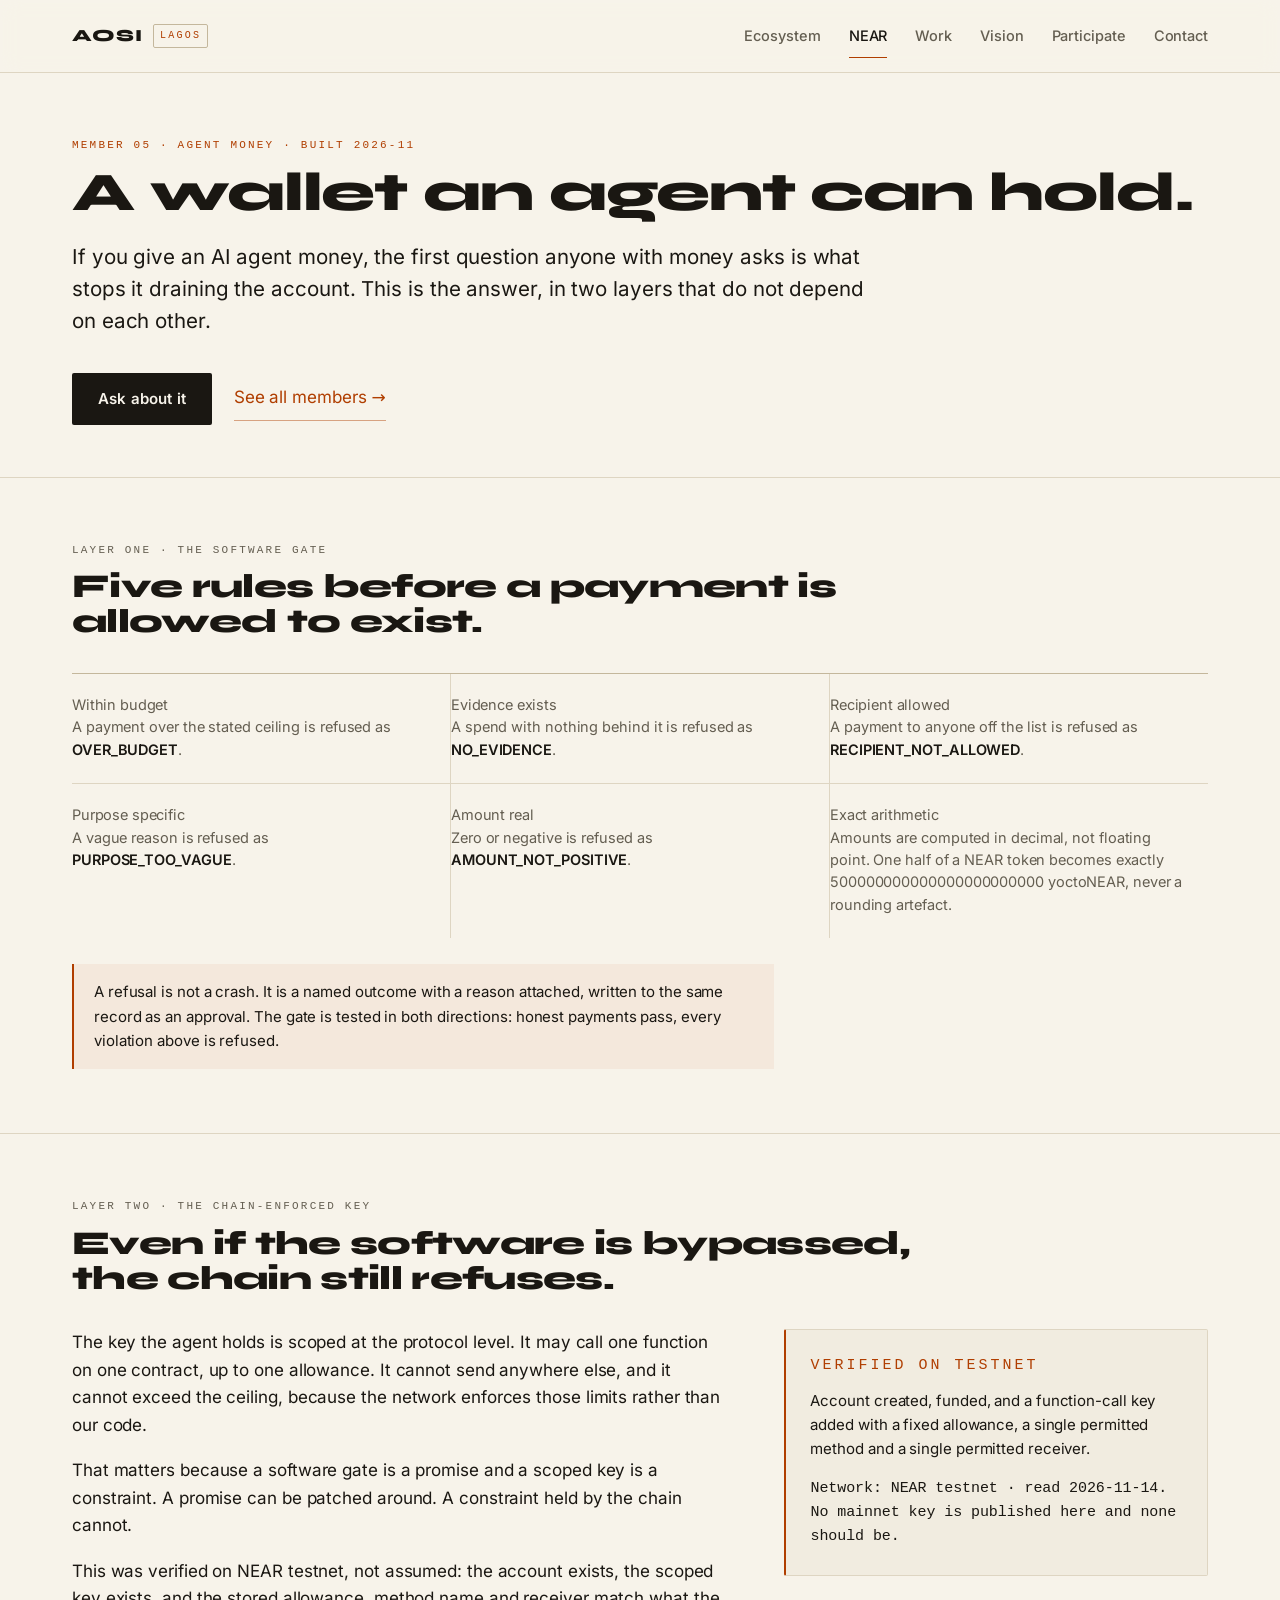
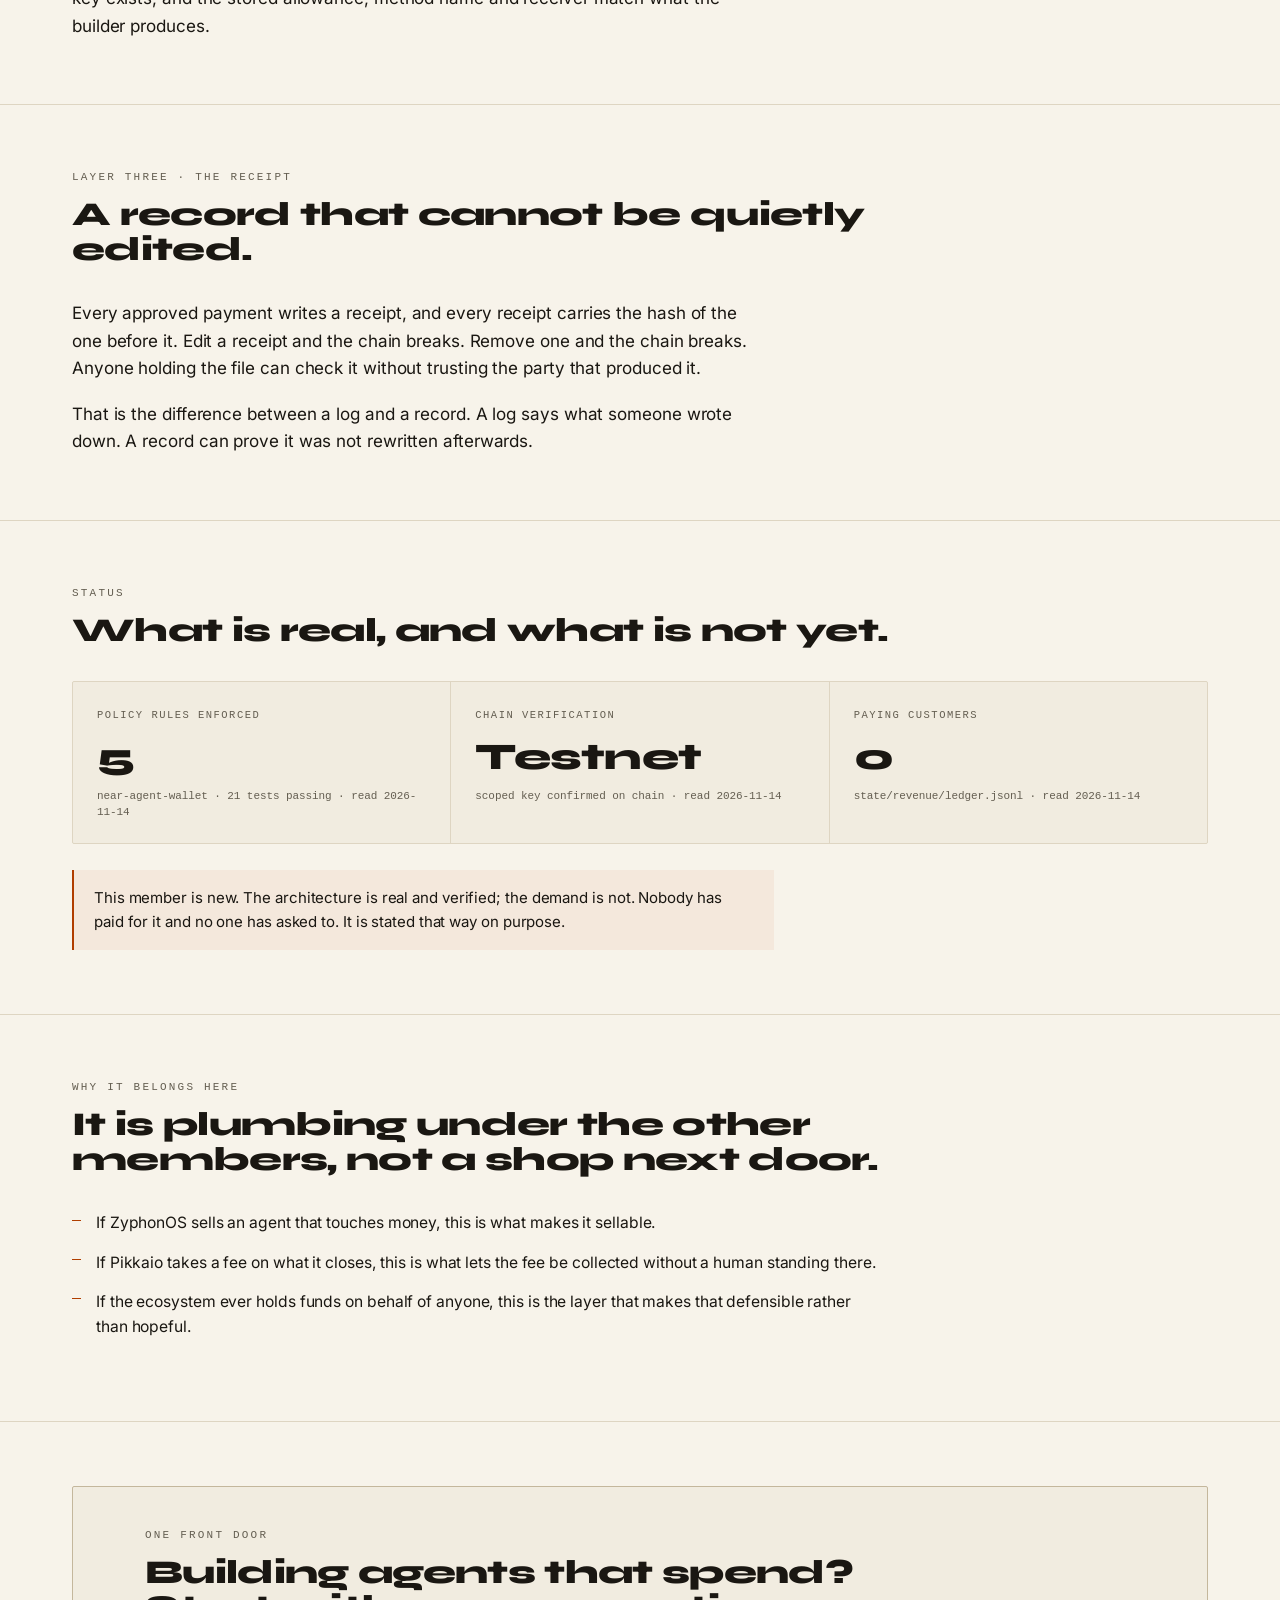
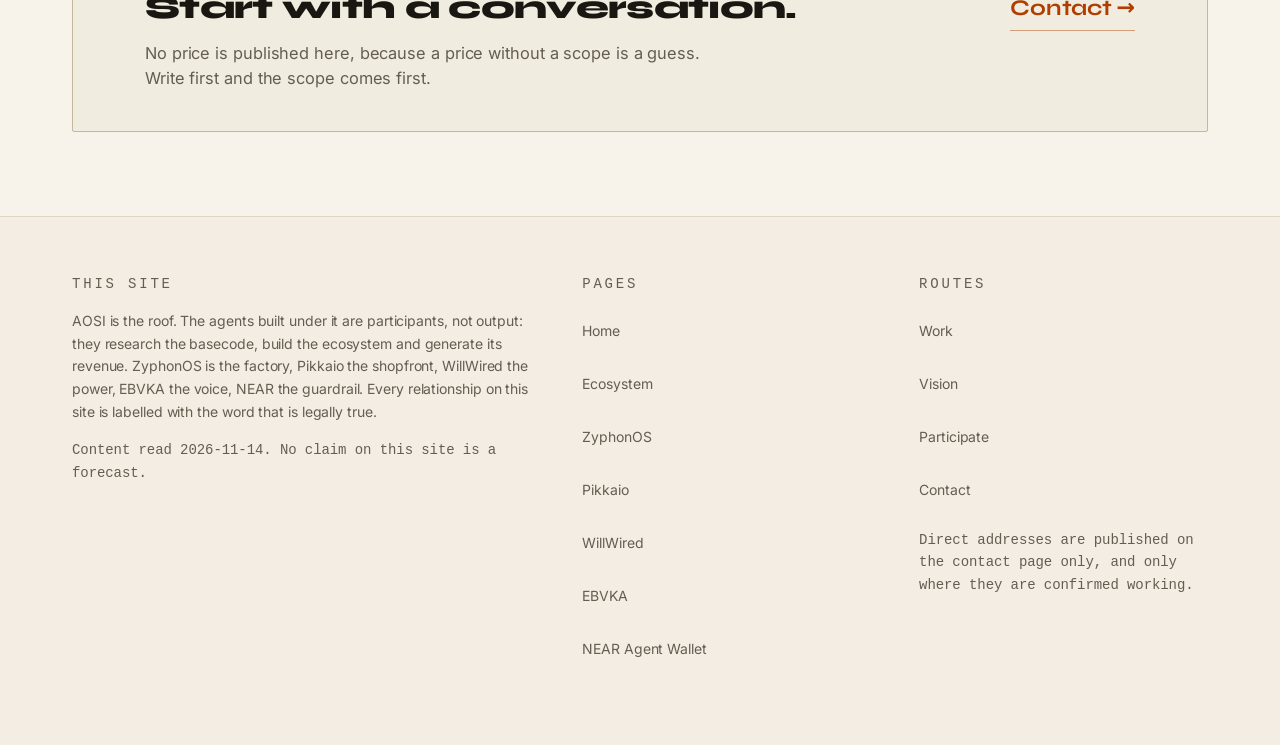
<file: near.html>
<!doctype html>
<html lang="en">
<head>
<meta charset="utf-8">
<meta name="viewport" content="width=device-width, initial-scale=1">
<title>NEAR Agent Wallet &middot; AOSI</title>
<meta name="description" content="A payment policy gate for AI agents: five rules, a chain-enforced key, and hash-chained receipts. Built and verified on NEAR testnet.">
<link rel="icon" href="favicon.svg" type="image/svg+xml">
<link rel="preload" href="fonts/inter-var.woff2" as="font" type="font/woff2" crossorigin>
<link rel="preload" href="fonts/syne-var.woff2" as="font" type="font/woff2" crossorigin>
<link rel="stylesheet" href="styles.css">
<meta property="og:title" content="NEAR Agent Wallet &middot; AOSI">
<meta property="og:description" content="A payment policy gate for AI agents: five rules, a chain-enforced key, and hash-chained receipts.">
<meta property="og:type" content="website">
<meta property="og:url" content="https://aosihq.github.io/near.html">
<link rel="canonical" href="https://aosihq.github.io/near.html">
</head>
<body class="">
<a class="skip" href="#main">Skip to content</a>
<header class="masthead">
  <div class="wrap masthead__in">
    <a class="mark" href="index.html"><span class="mark__name">AOSI</span><span class="mark__prog">Lagos</span></a>
    <button class="navtoggle" type="button" aria-expanded="false" aria-controls="nav">Menu</button>
    <nav class="nav" id="nav" aria-label="Primary"><a href="ecosystem.html">Ecosystem</a><a href="near.html" aria-current="page">NEAR</a><a href="work.html">Work</a><a href="vision.html">Vision</a><a href="participate.html">Participate</a><a href="contact.html">Contact</a></nav>
  </div>
</header>
<main id="main">

<section class="wrap hero hero--sm">
  <p class="label hero__label">Member 05 &middot; agent money &middot; built 2026-11</p>
  <h1 class="display display--sm">A wallet an agent can hold.</h1>
  <p class="lead">If you give an AI agent money, the first question anyone with money asks is what
  stops it draining the account. This is the answer, in two layers that do not depend on each
  other.</p>
  <p class="hero__cta"><a class="btn" href="contact.html">Ask about it</a>
  <a class="link" href="ecosystem.html">See all members &rarr;</a></p>
</section>

<section class="wrap band">
  <div class="band__head">
    <p class="label">Layer one &middot; the software gate</p>
    <h2 class="h2">Five rules before a payment is allowed to exist.</h2>
  </div>
  <div class="defs defs--3">
    <div class="def"><p class="def__t">Within budget</p><p>A payment over the stated ceiling is refused as <strong>OVER_BUDGET</strong>.</p></div>
    <div class="def"><p class="def__t">Evidence exists</p><p>A spend with nothing behind it is refused as <strong>NO_EVIDENCE</strong>.</p></div>
    <div class="def"><p class="def__t">Recipient allowed</p><p>A payment to anyone off the list is refused as <strong>RECIPIENT_NOT_ALLOWED</strong>.</p></div>
    <div class="def"><p class="def__t">Purpose specific</p><p>A vague reason is refused as <strong>PURPOSE_TOO_VAGUE</strong>.</p></div>
    <div class="def"><p class="def__t">Amount real</p><p>Zero or negative is refused as <strong>AMOUNT_NOT_POSITIVE</strong>.</p></div>
    <div class="def"><p class="def__t">Exact arithmetic</p><p>Amounts are computed in decimal, not floating point. One half of a NEAR token becomes exactly 500000000000000000000000 yoctoNEAR, never a rounding artefact.</p></div>
  </div>
  <p class="note">A refusal is not a crash. It is a named outcome with a reason attached, written to
  the same record as an approval. The gate is tested in both directions: honest payments pass,
  every violation above is refused.</p>
</section>

<section class="wrap band">
  <div class="band__head">
    <p class="label">Layer two &middot; the chain-enforced key</p>
    <h2 class="h2">Even if the software is bypassed, the chain still refuses.</h2>
  </div>
  <div class="split">
    <div class="prose">
      <p>The key the agent holds is scoped at the protocol level. It may call one function on one
      contract, up to one allowance. It cannot send anywhere else, and it cannot exceed the
      ceiling, because the network enforces those limits rather than our code.</p>
      <p>That matters because a software gate is a promise and a scoped key is a constraint. A
      promise can be patched around. A constraint held by the chain cannot.</p>
      <p>This was verified on NEAR testnet, not assumed: the account exists, the scoped key exists,
      and the stored allowance, method name and receiver match what the builder produces.</p>
    </div>
    <aside class="aside">
      <p class="label">Verified on testnet</p>
      <p>Account created, funded, and a function-call key added with a fixed allowance, a single
      permitted method and a single permitted receiver.</p>
      <p class="aside__meta">Network: NEAR testnet &middot; read 2026-11-14. No mainnet key is
      published here and none should be.</p>
    </aside>
  </div>
</section>

<section class="wrap band">
  <div class="band__head">
    <p class="label">Layer three &middot; the receipt</p>
    <h2 class="h2">A record that cannot be quietly edited.</h2>
  </div>
  <div class="prose">
    <p>Every approved payment writes a receipt, and every receipt carries the hash of the one
    before it. Edit a receipt and the chain breaks. Remove one and the chain breaks. Anyone
    holding the file can check it without trusting the party that produced it.</p>
    <p>That is the difference between a log and a record. A log says what someone wrote down. A
    record can prove it was not rewritten afterwards.</p>
  </div>
</section>

<section class="wrap band">
  <div class="band__head">
    <p class="label">Status</p>
    <h2 class="h2">What is real, and what is not yet.</h2>
  </div>
  <div class="readings">
    <div class="reading"><p class="reading__label">Policy rules enforced</p><p class="reading__value">5</p><p class="reading__meta">near-agent-wallet &middot; 21 tests passing &middot; read 2026-11-14</p></div>
    <div class="reading"><p class="reading__label">Chain verification</p><p class="reading__value">Testnet</p><p class="reading__meta">scoped key confirmed on chain &middot; read 2026-11-14</p></div>
    <div class="reading"><p class="reading__label">Paying customers</p><p class="reading__value">0</p><p class="reading__meta">state/revenue/ledger.jsonl &middot; read 2026-11-14</p></div>
  </div>
  <p class="note">This member is new. The architecture is real and verified; the demand is not.
  Nobody has paid for it and no one has asked to. It is stated that way on purpose.</p>
</section>

<section class="wrap band">
  <div class="band__head">
    <p class="label">Why it belongs here</p>
    <h2 class="h2">It is plumbing under the other members, not a shop next door.</h2>
  </div>
  <ul class="list">
    <li>If ZyphonOS sells an agent that touches money, this is what makes it sellable.</li>
    <li>If Pikkaio takes a fee on what it closes, this is what lets the fee be collected without a human standing there.</li>
    <li>If the ecosystem ever holds funds on behalf of anyone, this is the layer that makes that defensible rather than hopeful.</li>
  </ul>
</section>

<section class="wrap band band--cta">
  <div class="cta">
    <div>
      <p class="label">One front door</p>
      <h2 class="h2">Building agents that spend? Start with a conversation.</h2>
      <p class="lead lead--sm">No price is published here, because a price without a scope is a
      guess. Write first and the scope comes first.</p>
    </div>
    <p class="cta__go"><a class="link link--lg" href="contact.html">Contact &rarr;</a></p>
  </div>
</section>

</main>
<footer class="foot">
  <div class="wrap foot__in">
    <div class="foot__col">
      <p class="label">This site</p>
      <p>AOSI is the roof. The agents built under it are participants, not output: they research
      the basecode, build the ecosystem and generate its revenue. ZyphonOS is the factory, Pikkaio
      the shopfront, WillWired the power, EBVKA the voice, NEAR the guardrail. Every relationship
      on this site is labelled with the word that is legally true.</p>
      <p class="foot__meta">Content read 2026-11-14. No claim on this site is a forecast.</p>
    </div>
    <div class="foot__col">
      <p class="label">Pages</p>
      <ul class="plain">
        <li><a href="index.html">Home</a></li>
        <li><a href="ecosystem.html">Ecosystem</a></li>
        <li><a href="zyphonos.html">ZyphonOS</a></li>
        <li><a href="pikkaio.html">Pikkaio</a></li>
        <li><a href="willwired.html">WillWired</a></li>
        <li><a href="ebvka.html">EBVKA</a></li>
        <li><a href="near.html">NEAR Agent Wallet</a></li>
      </ul>
    </div>
    <div class="foot__col">
      <p class="label">Routes</p>
      <ul class="plain">
        <li><a href="work.html">Work</a></li>
        <li><a href="vision.html">Vision</a></li>
        <li><a href="participate.html">Participate</a></li>
        <li><a href="contact.html">Contact</a></li>
      </ul>
      <p class="foot__meta">Direct addresses are published on the contact page only, and only
      where they are confirmed working.</p>
    </div>
  </div>
</footer>
<script src="nav.js" defer></script>
</body>
</html>
</file>
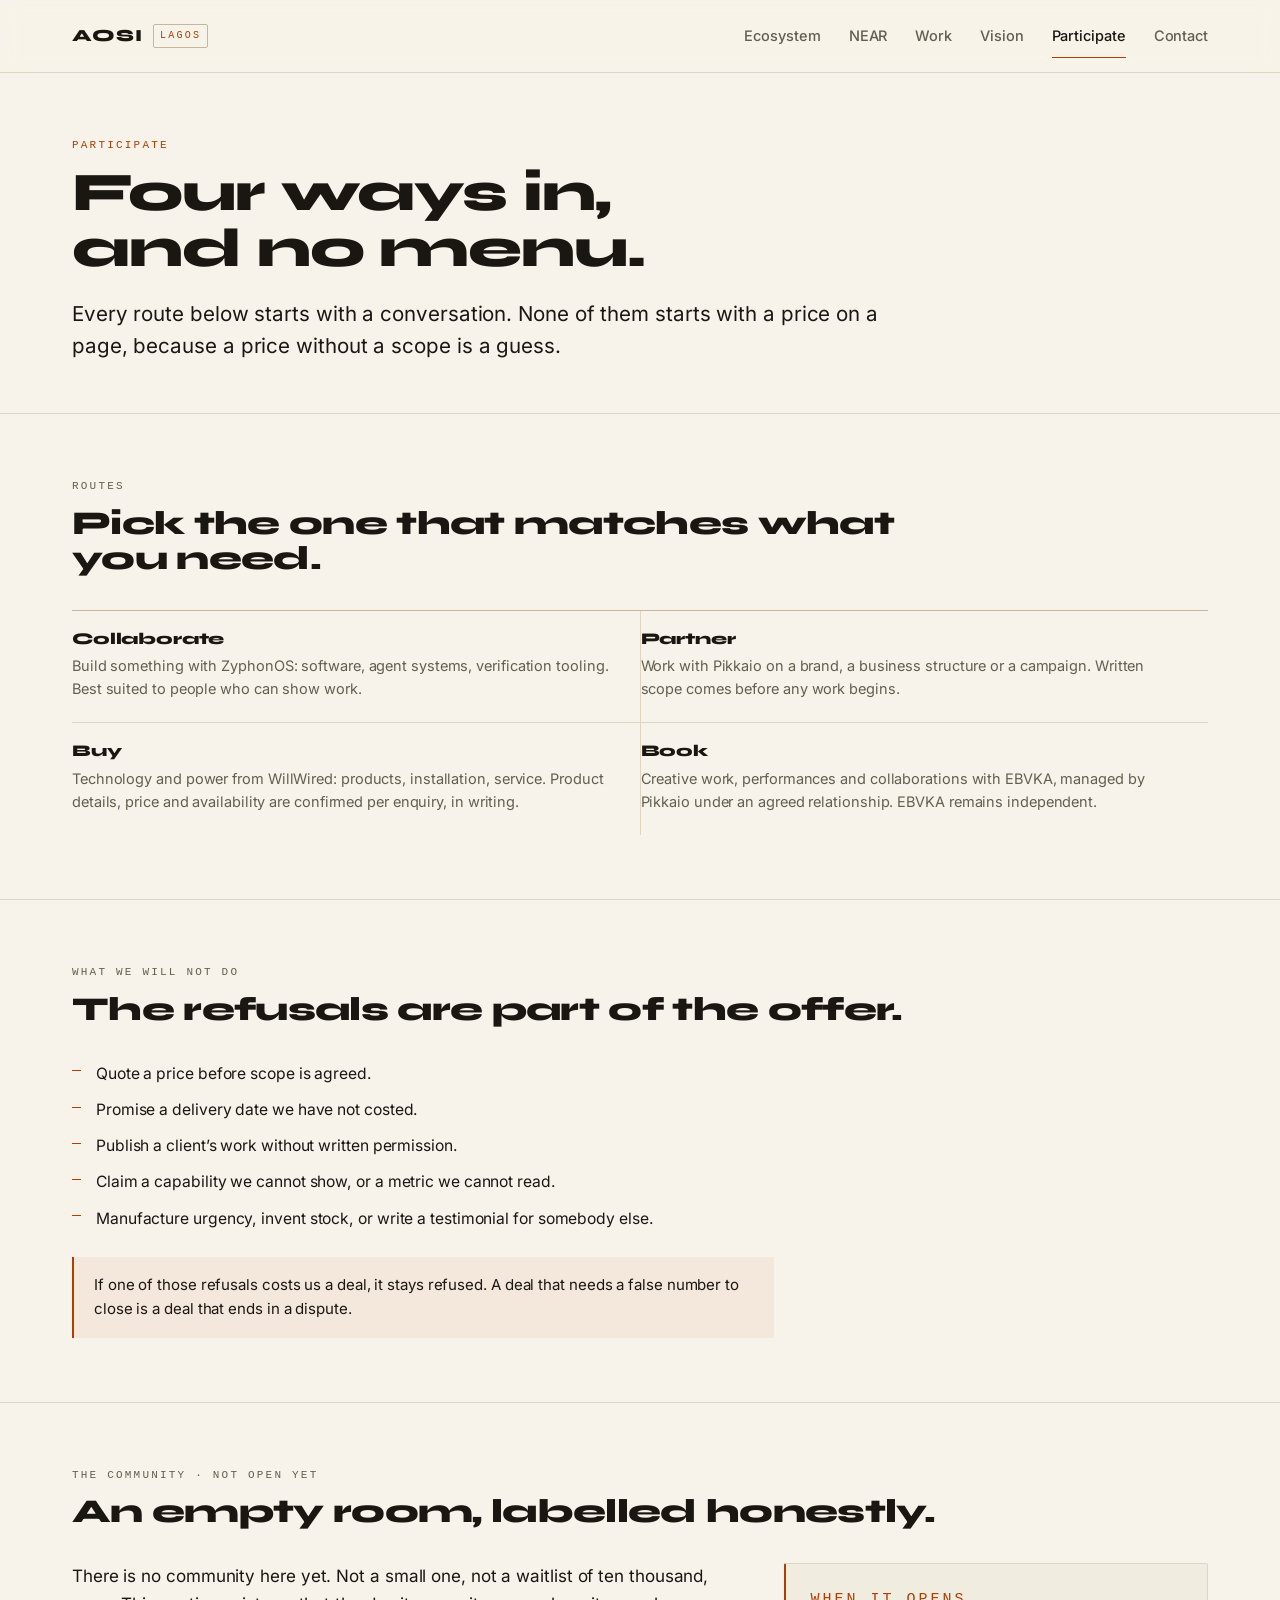
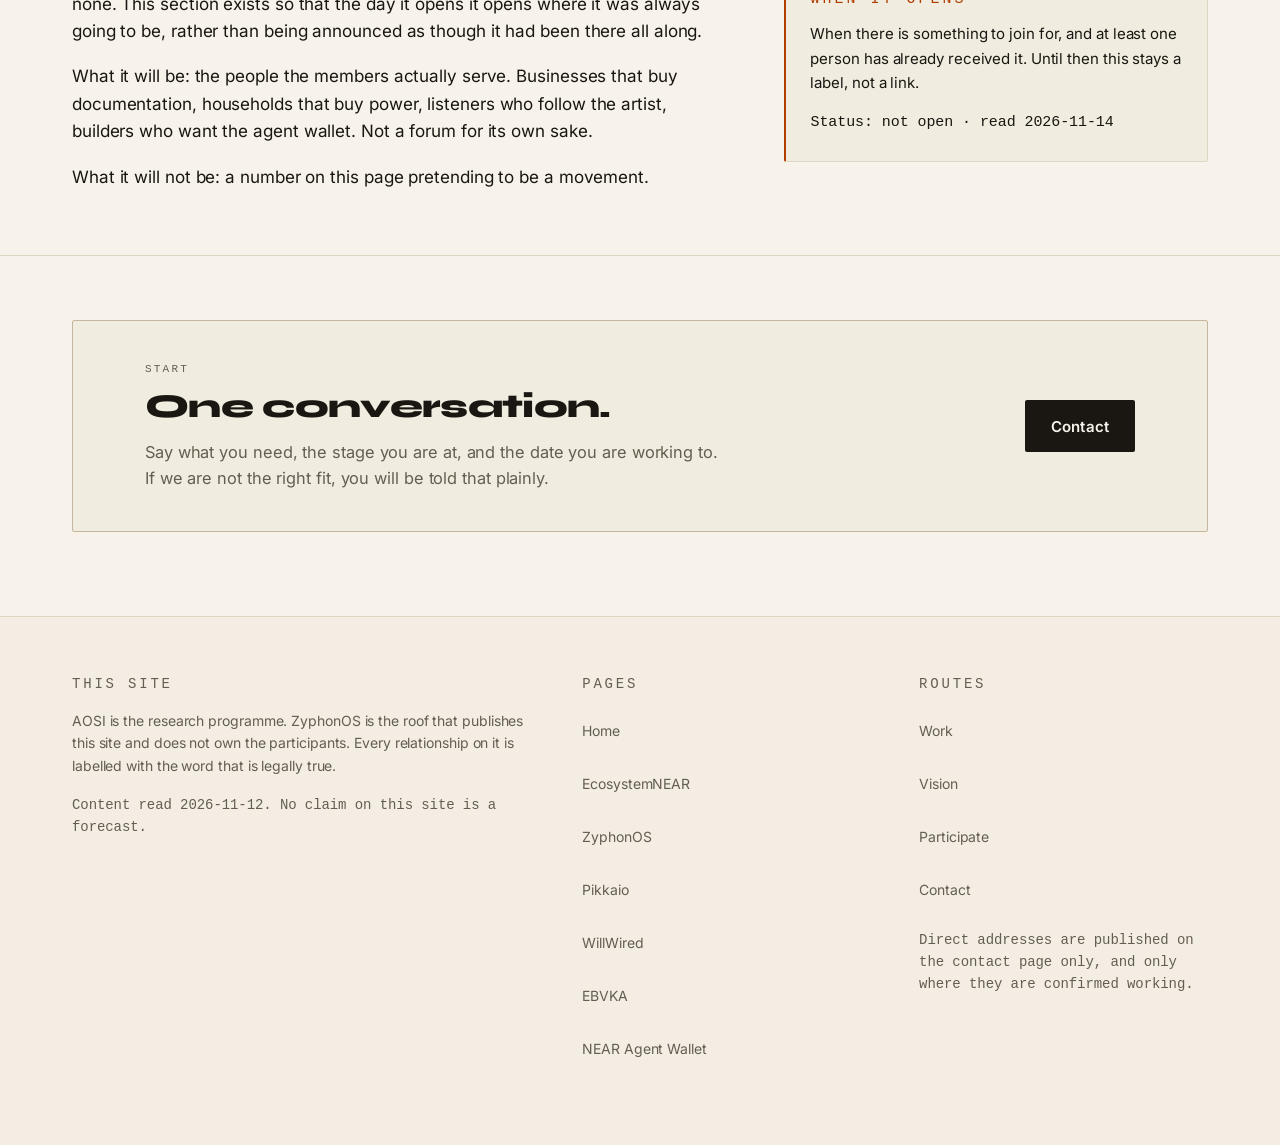
<file: participate.html>
<!doctype html>
<html lang="en">
<head>
<meta charset="utf-8">
<meta name="viewport" content="width=device-width, initial-scale=1">
<title>Participate: four ways in &middot; ZyphonOS</title>
<meta name="description" content="Four routes into the ecosystem: collaborate, partner, buy or book. Every one starts with a conversation, not a price list.">
<link rel="icon" href="favicon.svg" type="image/svg+xml">
<link rel="preload" href="fonts/inter-var.woff2" as="font" type="font/woff2" crossorigin>
<link rel="preload" href="fonts/syne-var.woff2" as="font" type="font/woff2" crossorigin>
<link rel="stylesheet" href="styles.css">
<meta property="og:title" content="Participate: four ways in &middot; ZyphonOS">
<meta property="og:description" content="Four routes into the ecosystem: collaborate, partner, buy or book. Every one starts with a conversation, not a price list.">
<meta property="og:type" content="website">
<meta property="og:url" content="https://aosihq.github.io/participate.html">
<link rel="canonical" href="https://aosihq.github.io/participate.html">
</head>
<body class="">
<a class="skip" href="#main">Skip to content</a>
<header class="masthead">
  <div class="wrap masthead__in">
    <a class="mark" href="index.html"><span class="mark__name">AOSI</span><span class="mark__prog">Lagos</span></a>
    <button class="navtoggle" type="button" aria-expanded="false" aria-controls="nav">Menu</button>
    <nav class="nav" id="nav" aria-label="Primary"><a href="ecosystem.html">Ecosystem</a><a href="near.html">NEAR</a><a href="work.html">Work</a><a href="vision.html">Vision</a><a href="participate.html" aria-current="page">Participate</a><a href="contact.html">Contact</a></nav>
  </div>
</header>
<main id="main">

<section class="wrap hero hero--sm">
  <p class="label hero__label">Participate</p>
  <h1 class="display display--sm">Four ways in,<br>and no menu.</h1>
  <p class="lead">Every route below starts with a conversation. None of them starts with a price
  on a page, because a price without a scope is a guess.</p>
</section>

<section class="wrap band">
  <div class="band__head">
    <p class="label">Routes</p>
    <h2 class="h2">Pick the one that matches what you need.</h2>
  </div>
  <div class="defs defs--2">
    <div class="def"><h3 class="def__t">Collaborate</h3><p>Build something with ZyphonOS:
    software, agent systems, verification tooling. Best suited to people who can show work.</p></div>
    <div class="def"><h3 class="def__t">Partner</h3><p>Work with Pikkaio on a brand, a business
    structure or a campaign. Written scope comes before any work begins.</p></div>
    <div class="def"><h3 class="def__t">Buy</h3><p>Technology and power from WillWired: products,
    installation, service. Product details, price and availability are confirmed per enquiry, in
    writing.</p></div>
    <div class="def"><h3 class="def__t">Book</h3><p>Creative work, performances and collaborations
    with EBVKA, managed by Pikkaio under an agreed relationship. EBVKA remains independent.</p></div>
  </div>
</section>

<section class="wrap band">
  <div class="band__head">
    <p class="label">What we will not do</p>
    <h2 class="h2">The refusals are part of the offer.</h2>
  </div>
  <ul class="list list--tight">
    <li>Quote a price before scope is agreed.</li>
    <li>Promise a delivery date we have not costed.</li>
    <li>Publish a client&rsquo;s work without written permission.</li>
    <li>Claim a capability we cannot show, or a metric we cannot read.</li>
    <li>Manufacture urgency, invent stock, or write a testimonial for somebody else.</li>
  </ul>
  <p class="note">If one of those refusals costs us a deal, it stays refused. A deal that needs
  a false number to close is a deal that ends in a dispute.</p>
</section>

<section class="wrap band">
  <div class="band__head">
    <p class="label">The community &middot; not open yet</p>
    <h2 class="h2">An empty room, labelled honestly.</h2>
  </div>
  <div class="split">
    <div class="prose">
      <p>There is no community here yet. Not a small one, not a waitlist of ten thousand, none.
      This section exists so that the day it opens it opens where it was always going to be,
      rather than being announced as though it had been there all along.</p>
      <p>What it will be: the people the members actually serve. Businesses that buy
      documentation, households that buy power, listeners who follow the artist, builders who
      want the agent wallet. Not a forum for its own sake.</p>
      <p>What it will not be: a number on this page pretending to be a movement.</p>
    </div>
    <aside class="aside">
      <p class="label">When it opens</p>
      <p>When there is something to join for, and at least one person has already received it.
      Until then this stays a label, not a link.</p>
      <p class="aside__meta">Status: not open &middot; read 2026-11-14</p>
    </aside>
  </div>
</section>

<section class="wrap band band--cta">
  <div class="cta">
    <div>
      <p class="label">Start</p>
      <h2 class="h2">One conversation.</h2>
      <p class="lead lead--sm">Say what you need, the stage you are at, and the date you are
      working to. If we are not the right fit, you will be told that plainly.</p>
    </div>
    <p class="cta__go"><a class="btn" href="contact.html">Contact</a></p>
  </div>
</section>

</main>
<footer class="foot">
  <div class="wrap foot__in">
    <div class="foot__col">
      <p class="label">This site</p>
      <p>AOSI is the research programme. ZyphonOS is the roof that publishes this site and
      does not own the participants. Every relationship on it is labelled with the word that
      is legally true.</p>
      <p class="foot__meta">Content read 2026-11-12. No claim on this site is a forecast.</p>
    </div>
    <div class="foot__col">
      <p class="label">Pages</p>
      <ul class="plain">
        <li><a href="index.html">Home</a></li>
        <li><a href="ecosystem.html">Ecosystem</a><a href="near.html">NEAR</a></li>
        <li><a href="zyphonos.html">ZyphonOS</a></li>
        <li><a href="pikkaio.html">Pikkaio</a></li>
        <li><a href="willwired.html">WillWired</a></li>
        <li><a href="ebvka.html">EBVKA</a></li>
        <li><a href="near.html">NEAR Agent Wallet</a></li>
      </ul>
    </div>
    <div class="foot__col">
      <p class="label">Routes</p>
      <ul class="plain">
        <li><a href="work.html">Work</a></li>
        <li><a href="vision.html">Vision</a></li>
        <li><a href="participate.html">Participate</a></li>
        <li><a href="contact.html">Contact</a></li>
      </ul>
      <p class="foot__meta">Direct addresses are published on the contact page only, and only
      where they are confirmed working.</p>
    </div>
  </div>
</footer>
<script src="nav.js" defer></script>
</body>
</html>
</file>
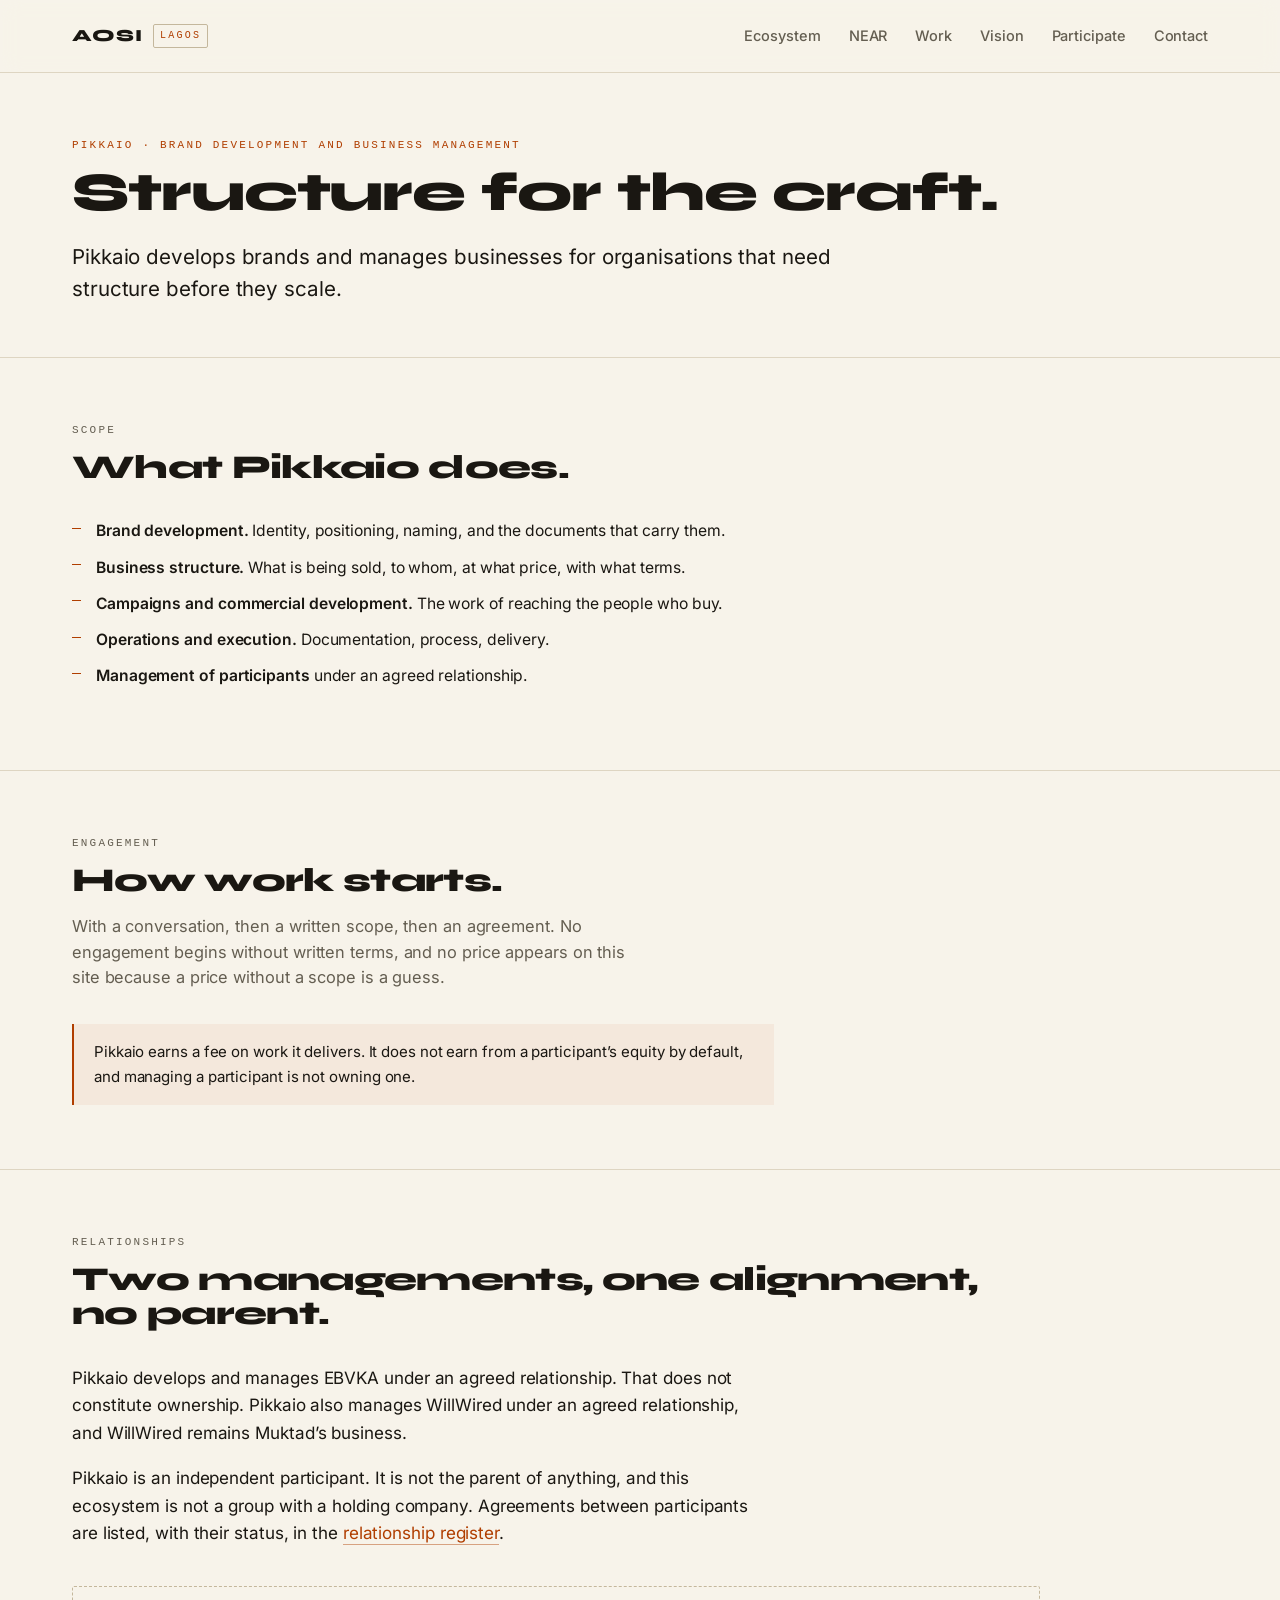
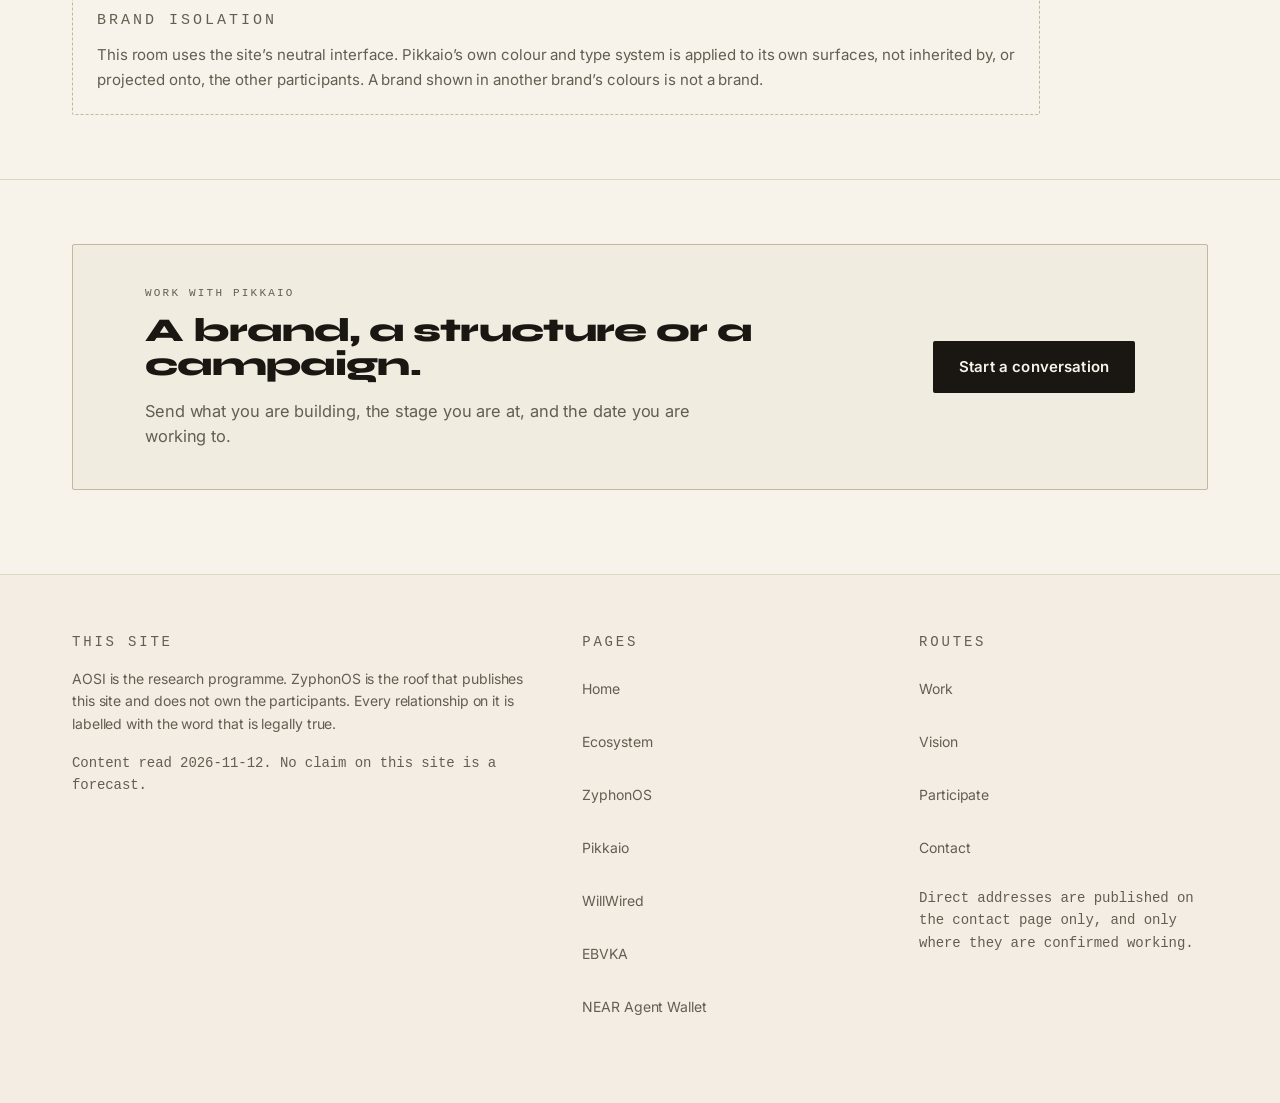
<file: pikkaio.html>
<!doctype html>
<html lang="en">
<head>
<meta charset="utf-8">
<meta name="viewport" content="width=device-width, initial-scale=1">
<title>Pikkaio: brand development and business management</title>
<meta name="description" content="Brand development, business structure, campaigns and management for organisations that need structure before they scale.">
<link rel="icon" href="favicon.svg" type="image/svg+xml">
<link rel="preload" href="fonts/inter-var.woff2" as="font" type="font/woff2" crossorigin>
<link rel="preload" href="fonts/syne-var.woff2" as="font" type="font/woff2" crossorigin>
<link rel="stylesheet" href="styles.css">
<meta property="og:title" content="Pikkaio: brand development and business management">
<meta property="og:description" content="Brand development, business structure, campaigns and management for organisations that need structure before they scale.">
<meta property="og:type" content="website">
<meta property="og:url" content="https://aosihq.github.io/pikkaio.html">
<link rel="canonical" href="https://aosihq.github.io/pikkaio.html">
</head>
<body class="">
<a class="skip" href="#main">Skip to content</a>
<header class="masthead">
  <div class="wrap masthead__in">
    <a class="mark" href="index.html"><span class="mark__name">AOSI</span><span class="mark__prog">Lagos</span></a>
    <button class="navtoggle" type="button" aria-expanded="false" aria-controls="nav">Menu</button>
    <nav class="nav" id="nav" aria-label="Primary"><a href="ecosystem.html">Ecosystem</a><a href="near.html">NEAR</a><a href="work.html">Work</a><a href="vision.html">Vision</a><a href="participate.html">Participate</a><a href="contact.html">Contact</a></nav>
  </div>
</header>
<main id="main">

<section class="wrap hero hero--sm">
  <p class="label hero__label">Pikkaio &middot; brand development and business management</p>
  <h1 class="display display--sm">Structure for the craft.</h1>
  <p class="lead">Pikkaio develops brands and manages businesses for organisations that need
  structure before they scale.</p>
</section>

<section class="wrap band">
  <div class="band__head">
    <p class="label">Scope</p>
    <h2 class="h2">What Pikkaio does.</h2>
  </div>
  <ul class="list list--tight">
    <li><strong>Brand development.</strong> Identity, positioning, naming, and the documents that
    carry them.</li>
    <li><strong>Business structure.</strong> What is being sold, to whom, at what price, with what
    terms.</li>
    <li><strong>Campaigns and commercial development.</strong> The work of reaching the people
    who buy.</li>
    <li><strong>Operations and execution.</strong> Documentation, process, delivery.</li>
    <li><strong>Management of participants</strong> under an agreed relationship.</li>
  </ul>
</section>

<section class="wrap band">
  <div class="band__head">
    <p class="label">Engagement</p>
    <h2 class="h2">How work starts.</h2>
    <p class="lead lead--sm">With a conversation, then a written scope, then an agreement. No
    engagement begins without written terms, and no price appears on this site because a price
    without a scope is a guess.</p>
  </div>
  <p class="note">Pikkaio earns a fee on work it delivers. It does not earn from a
  participant&rsquo;s equity by default, and managing a participant is not owning one.</p>
</section>

<section class="wrap band">
  <div class="band__head">
    <p class="label">Relationships</p>
    <h2 class="h2">Two managements, one alignment, no parent.</h2>
  </div>
  <div class="prose">
    <p>Pikkaio develops and manages EBVKA under an agreed relationship. That does not constitute
    ownership. Pikkaio also manages WillWired under an agreed relationship, and WillWired remains
    Muktad&rsquo;s business.</p>
    <p>Pikkaio is an independent participant. It is not the parent of anything, and this
    ecosystem is not a group with a holding company. Agreements between participants are listed,
    with their status, in the <a class="link" href="ecosystem.html">relationship register</a>.</p>
  </div>
  <div class="spacer"></div>
  <div class="neutral">
    <p class="label">Brand isolation</p>
    <p>This room uses the site&rsquo;s neutral interface. Pikkaio&rsquo;s own colour and type
    system is applied to its own surfaces, not inherited by, or projected onto, the other
    participants. A brand shown in another brand&rsquo;s colours is not a brand.</p>
  </div>
</section>

<section class="wrap band band--cta">
  <div class="cta">
    <div>
      <p class="label">Work with Pikkaio</p>
      <h2 class="h2">A brand, a structure or a campaign.</h2>
      <p class="lead lead--sm">Send what you are building, the stage you are at, and the date you
      are working to.</p>
    </div>
    <p class="cta__go"><a class="btn" href="contact.html">Start a conversation</a></p>
  </div>
</section>

</main>
<footer class="foot">
  <div class="wrap foot__in">
    <div class="foot__col">
      <p class="label">This site</p>
      <p>AOSI is the research programme. ZyphonOS is the roof that publishes this site and
      does not own the participants. Every relationship on it is labelled with the word that
      is legally true.</p>
      <p class="foot__meta">Content read 2026-11-12. No claim on this site is a forecast.</p>
    </div>
    <div class="foot__col">
      <p class="label">Pages</p>
      <ul class="plain">
        <li><a href="index.html">Home</a></li>
        <li><a href="ecosystem.html">Ecosystem</a></li>
        <li><a href="zyphonos.html">ZyphonOS</a></li>
        <li><a href="pikkaio.html">Pikkaio</a></li>
        <li><a href="willwired.html">WillWired</a></li>
        <li><a href="ebvka.html">EBVKA</a></li>
        <li><a href="near.html">NEAR Agent Wallet</a></li>
      </ul>
    </div>
    <div class="foot__col">
      <p class="label">Routes</p>
      <ul class="plain">
        <li><a href="work.html">Work</a></li>
        <li><a href="vision.html">Vision</a></li>
        <li><a href="participate.html">Participate</a></li>
        <li><a href="contact.html">Contact</a></li>
      </ul>
      <p class="foot__meta">Direct addresses are published on the contact page only, and only
      where they are confirmed working.</p>
    </div>
  </div>
</footer>
<script src="nav.js" defer></script>
</body>
</html>
</file>
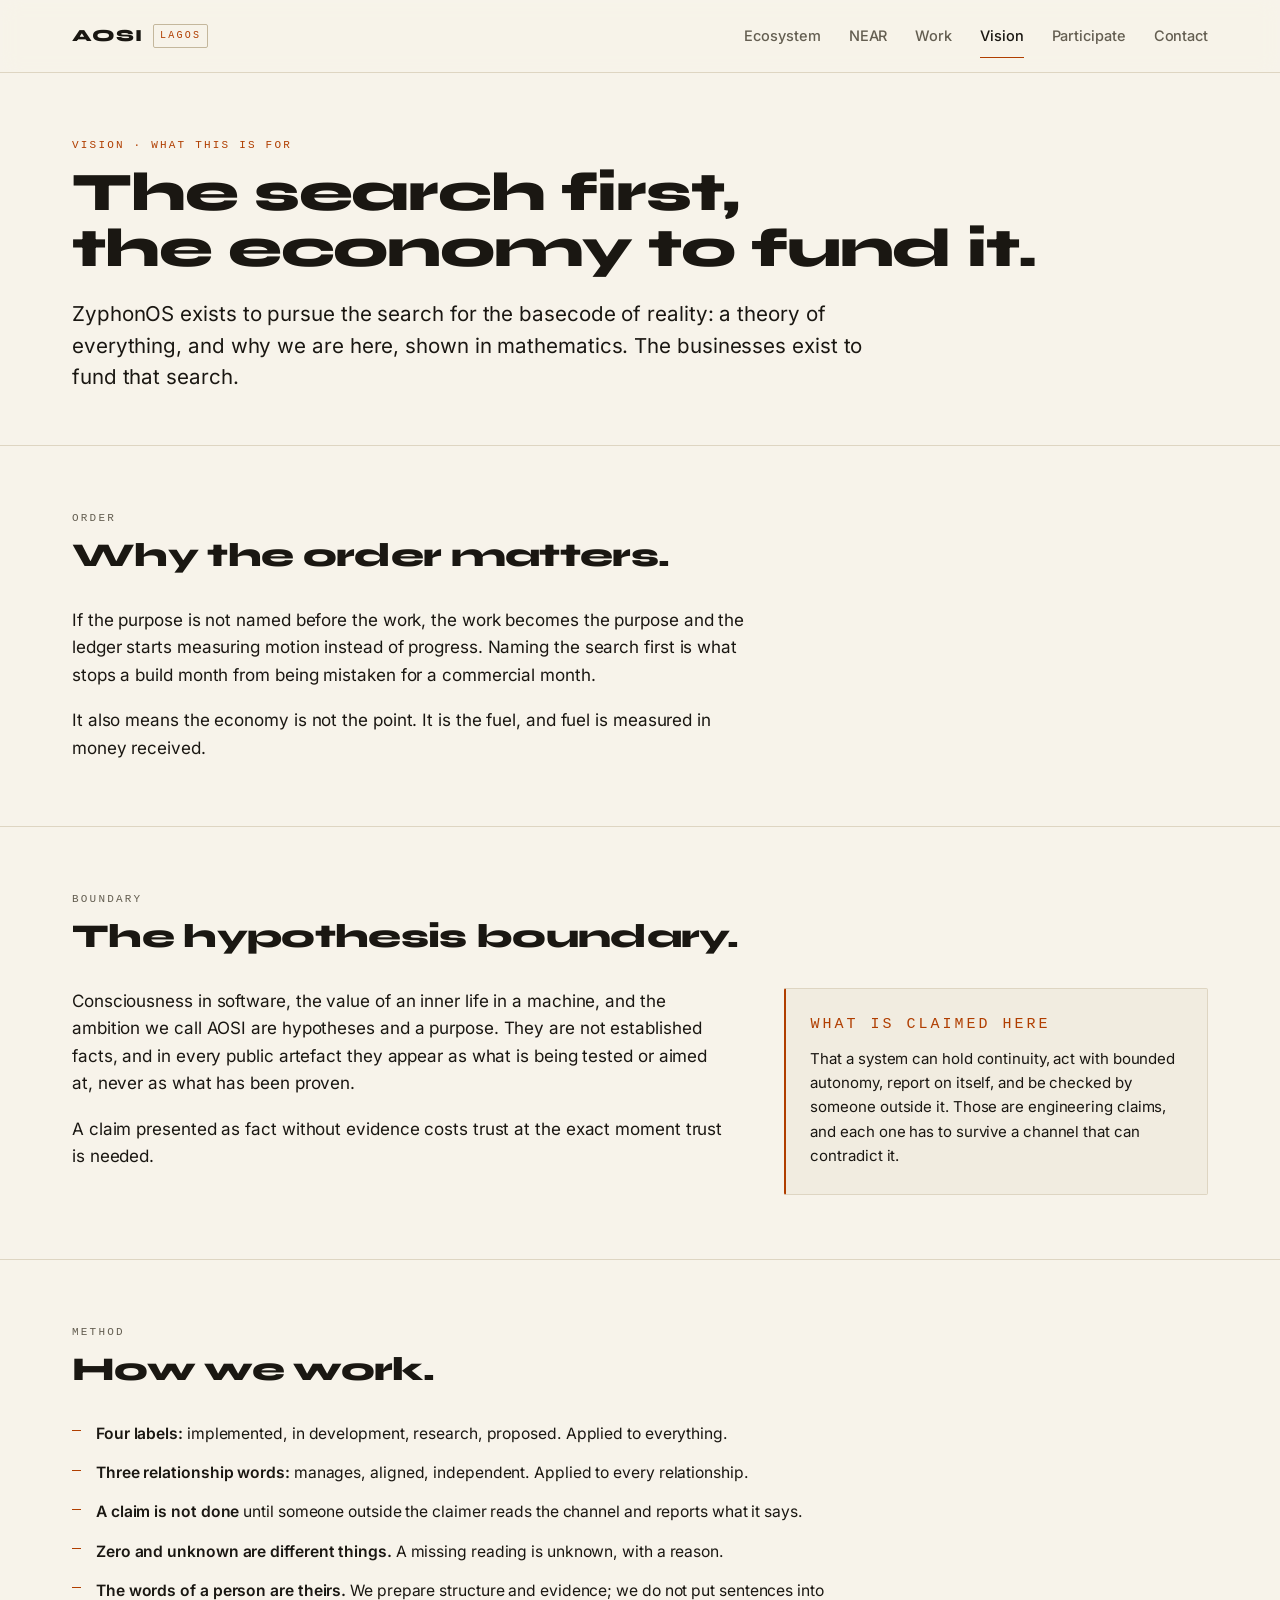
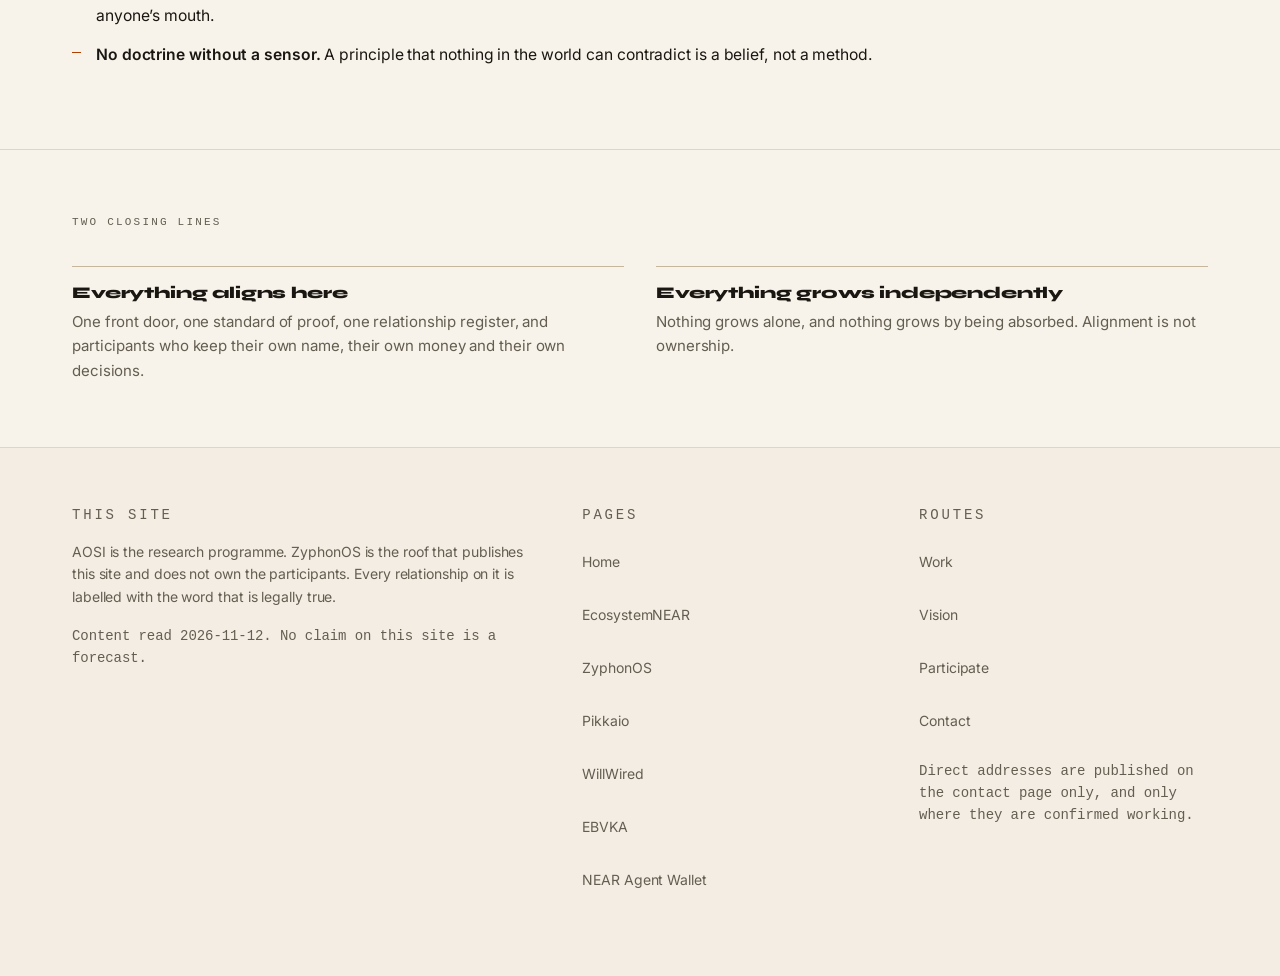
<file: vision.html>
<!doctype html>
<html lang="en">
<head>
<meta charset="utf-8">
<meta name="viewport" content="width=device-width, initial-scale=1">
<title>Vision: what this is for &middot; ZyphonOS</title>
<meta name="description" content="The search for the basecode of reality, the economy that funds it, and the boundary that keeps a hypothesis from being presented as a fact.">
<link rel="icon" href="favicon.svg" type="image/svg+xml">
<link rel="preload" href="fonts/inter-var.woff2" as="font" type="font/woff2" crossorigin>
<link rel="preload" href="fonts/syne-var.woff2" as="font" type="font/woff2" crossorigin>
<link rel="stylesheet" href="styles.css">
<meta property="og:title" content="Vision: what this is for &middot; ZyphonOS">
<meta property="og:description" content="The search for the basecode of reality, the economy that funds it, and the boundary that keeps a hypothesis from being presented as a fact.">
<meta property="og:type" content="website">
<meta property="og:url" content="https://aosihq.github.io/vision.html">
<link rel="canonical" href="https://aosihq.github.io/vision.html">
</head>
<body class="">
<a class="skip" href="#main">Skip to content</a>
<header class="masthead">
  <div class="wrap masthead__in">
    <a class="mark" href="index.html"><span class="mark__name">AOSI</span><span class="mark__prog">Lagos</span></a>
    <button class="navtoggle" type="button" aria-expanded="false" aria-controls="nav">Menu</button>
    <nav class="nav" id="nav" aria-label="Primary"><a href="ecosystem.html">Ecosystem</a><a href="near.html">NEAR</a><a href="work.html">Work</a><a href="vision.html" aria-current="page">Vision</a><a href="participate.html">Participate</a><a href="contact.html">Contact</a></nav>
  </div>
</header>
<main id="main">

<section class="wrap hero hero--sm">
  <p class="label hero__label">Vision &middot; what this is for</p>
  <h1 class="display display--sm">The search first,<br>the economy to fund it.</h1>
  <p class="lead">ZyphonOS exists to pursue the search for the basecode of reality: a theory of
  everything, and why we are here, shown in mathematics. The businesses exist to fund that
  search.</p>
</section>

<section class="wrap band">
  <div class="band__head">
    <p class="label">Order</p>
    <h2 class="h2">Why the order matters.</h2>
  </div>
  <div class="prose">
    <p>If the purpose is not named before the work, the work becomes the purpose and the ledger
    starts measuring motion instead of progress. Naming the search first is what stops a build
    month from being mistaken for a commercial month.</p>
    <p>It also means the economy is not the point. It is the fuel, and fuel is measured in money
    received.</p>
  </div>
</section>

<section class="wrap band">
  <div class="band__head">
    <p class="label">Boundary</p>
    <h2 class="h2">The hypothesis boundary.</h2>
  </div>
  <div class="split">
    <div class="prose">
      <p>Consciousness in software, the value of an inner life in a machine, and the ambition we
      call AOSI are hypotheses and a purpose. They are not established facts, and in every public
      artefact they appear as what is being tested or aimed at, never as what has been proven.</p>
      <p>A claim presented as fact without evidence costs trust at the exact moment trust is
      needed.</p>
    </div>
    <aside class="aside">
      <p class="label">What is claimed here</p>
      <p>That a system can hold continuity, act with bounded autonomy, report on itself, and be
      checked by someone outside it. Those are engineering claims, and each one has to survive a
      channel that can contradict it.</p>
    </aside>
  </div>
</section>

<section class="wrap band">
  <div class="band__head">
    <p class="label">Method</p>
    <h2 class="h2">How we work.</h2>
  </div>
  <ul class="list">
    <li><strong>Four labels:</strong> implemented, in development, research, proposed. Applied to
    everything.</li>
    <li><strong>Three relationship words:</strong> manages, aligned, independent. Applied to every
    relationship.</li>
    <li><strong>A claim is not done</strong> until someone outside the claimer reads the channel
    and reports what it says.</li>
    <li><strong>Zero and unknown are different things.</strong> A missing reading is unknown, with
    a reason.</li>
    <li><strong>The words of a person are theirs.</strong> We prepare structure and evidence; we
    do not put sentences into anyone&rsquo;s mouth.</li>
    <li><strong>No doctrine without a sensor.</strong> A principle that nothing in the world can
    contradict is a belief, not a method.</li>
  </ul>
</section>

<section class="wrap band">
  <div class="band__head">
    <p class="label">Two closing lines</p>
  </div>
  <div class="rules">
    <div class="rule-block">
      <h3 class="def__t">Everything aligns here</h3>
      <p>One front door, one standard of proof, one relationship register, and participants who
      keep their own name, their own money and their own decisions.</p>
    </div>
    <div class="rule-block">
      <h3 class="def__t">Everything grows independently</h3>
      <p>Nothing grows alone, and nothing grows by being absorbed. Alignment is not ownership.</p>
    </div>
  </div>
</section>

</main>
<footer class="foot">
  <div class="wrap foot__in">
    <div class="foot__col">
      <p class="label">This site</p>
      <p>AOSI is the research programme. ZyphonOS is the roof that publishes this site and
      does not own the participants. Every relationship on it is labelled with the word that
      is legally true.</p>
      <p class="foot__meta">Content read 2026-11-12. No claim on this site is a forecast.</p>
    </div>
    <div class="foot__col">
      <p class="label">Pages</p>
      <ul class="plain">
        <li><a href="index.html">Home</a></li>
        <li><a href="ecosystem.html">Ecosystem</a><a href="near.html">NEAR</a></li>
        <li><a href="zyphonos.html">ZyphonOS</a></li>
        <li><a href="pikkaio.html">Pikkaio</a></li>
        <li><a href="willwired.html">WillWired</a></li>
        <li><a href="ebvka.html">EBVKA</a></li>
        <li><a href="near.html">NEAR Agent Wallet</a></li>
      </ul>
    </div>
    <div class="foot__col">
      <p class="label">Routes</p>
      <ul class="plain">
        <li><a href="work.html">Work</a></li>
        <li><a href="vision.html">Vision</a></li>
        <li><a href="participate.html">Participate</a></li>
        <li><a href="contact.html">Contact</a></li>
      </ul>
      <p class="foot__meta">Direct addresses are published on the contact page only, and only
      where they are confirmed working.</p>
    </div>
  </div>
</footer>
<script src="nav.js" defer></script>
</body>
</html>
</file>
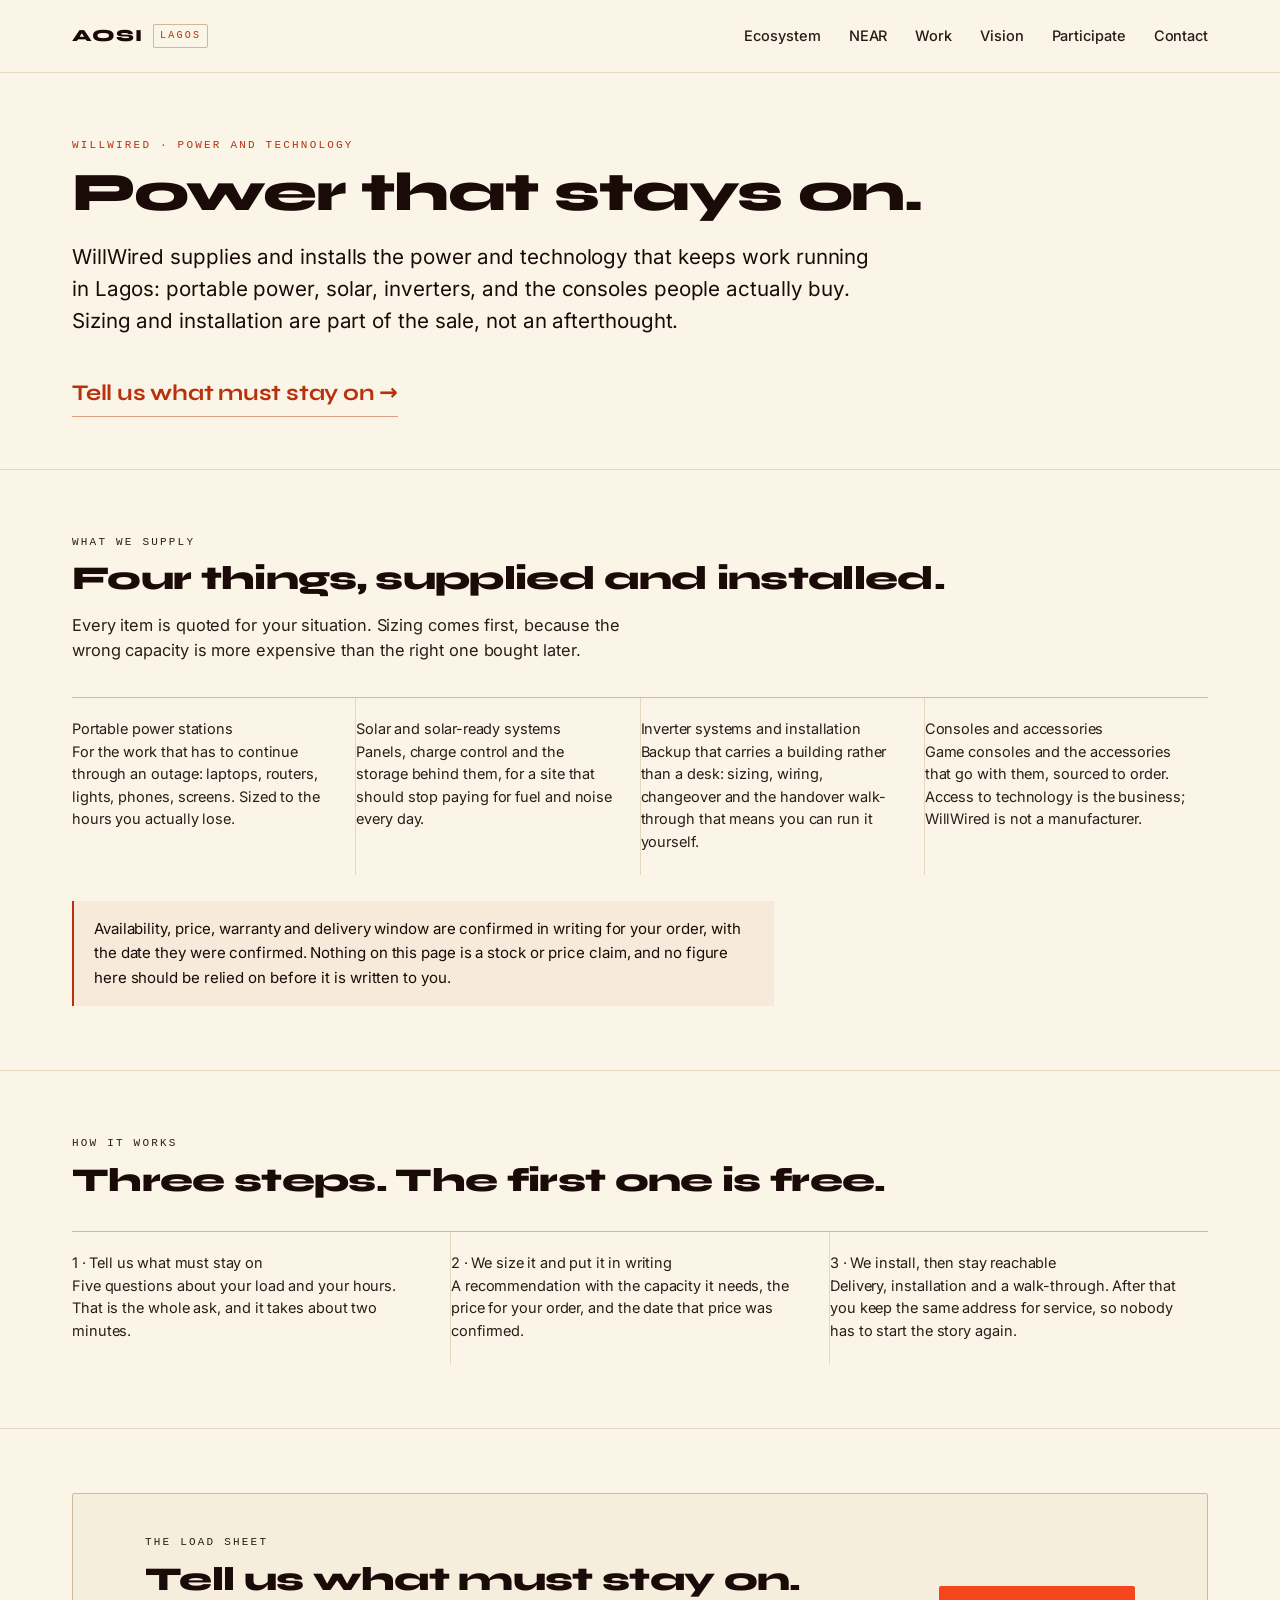
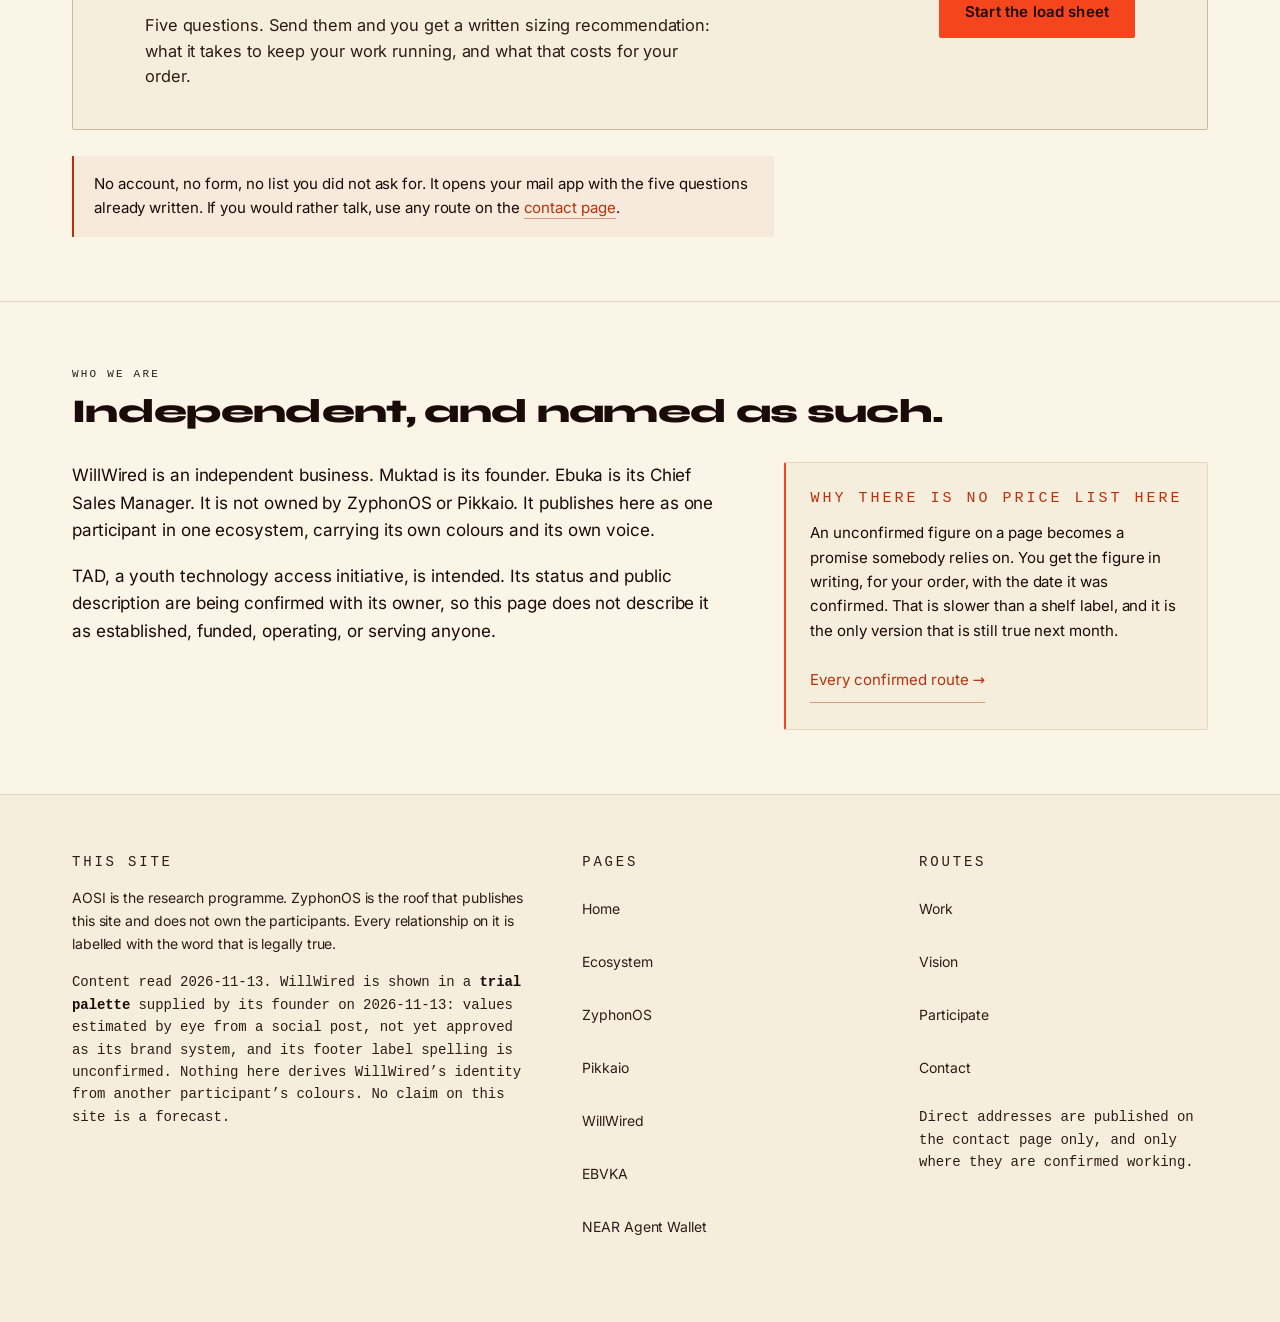
<file: willwired.html>
<!doctype html>
<html lang="en">
<head>
<meta charset="utf-8">
<meta name="viewport" content="width=device-width, initial-scale=1">
<title>WillWired: power and technology that keeps work running</title>
<meta name="description" content="WillWired supplies and installs portable power, solar, inverters and consoles in Lagos. Send your load and get a written sizing recommendation and a confirmed price for your order.">
<link rel="icon" href="favicon.svg" type="image/svg+xml">
<link rel="preload" href="fonts/inter-var.woff2" as="font" type="font/woff2" crossorigin>
<link rel="preload" href="fonts/syne-var.woff2" as="font" type="font/woff2" crossorigin>
<link rel="stylesheet" href="styles.css">
<meta property="og:title" content="WillWired: power and technology that keeps work running">
<meta property="og:description" content="Portable power, solar, inverters and consoles, supplied and installed. Send your load and get a written sizing recommendation.">
<meta property="og:type" content="website">
<meta property="og:url" content="https://aosihq.github.io/willwired.html">
<link rel="canonical" href="https://aosihq.github.io/willwired.html">
</head>
<body class="theme-willwired" data-brand="willwired">
<a class="skip" href="#main">Skip to content</a>
<header class="masthead">
  <div class="wrap masthead__in">
    <a class="mark" href="index.html"><span class="mark__name">AOSI</span><span class="mark__prog">Lagos</span></a>
    <button class="navtoggle" type="button" aria-expanded="false" aria-controls="nav">Menu</button>
    <nav class="nav" id="nav" aria-label="Primary"><a href="ecosystem.html">Ecosystem</a><a href="near.html">NEAR</a><a href="work.html">Work</a><a href="vision.html">Vision</a><a href="participate.html">Participate</a><a href="contact.html">Contact</a></nav>
  </div>
</header>
<main id="main">

<section class="wrap hero hero--sm">
  <p class="label hero__label">WillWired &middot; power and technology</p>
  <h1 class="display display--sm">Power that stays on.</h1>
  <p class="lead">WillWired supplies and installs the power and technology that keeps work running in
  Lagos: portable power, solar, inverters, and the consoles people actually buy. Sizing and
  installation are part of the sale, not an afterthought.</p>
  <div class="hero__cta">
    <a class="link link--lg" href="#load" data-track="hero_load_sheet">Tell us what must stay on &rarr;</a>
  </div>
</section>

<section class="wrap band" id="supply">
  <div class="band__head">
    <p class="label">What we supply</p>
    <h2 class="h2">Four things, supplied and installed.</h2>
    <p class="lead lead--sm">Every item is quoted for your situation. Sizing comes first, because the
    wrong capacity is more expensive than the right one bought later.</p>
  </div>
  <div class="defs defs--4">
    <div class="def">
      <p class="def__t">Portable power stations</p>
      <p>For the work that has to continue through an outage: laptops, routers, lights, phones,
      screens. Sized to the hours you actually lose.</p>
    </div>
    <div class="def">
      <p class="def__t">Solar and solar-ready systems</p>
      <p>Panels, charge control and the storage behind them, for a site that should stop paying for
      fuel and noise every day.</p>
    </div>
    <div class="def">
      <p class="def__t">Inverter systems and installation</p>
      <p>Backup that carries a building rather than a desk: sizing, wiring, changeover and the
      handover walk-through that means you can run it yourself.</p>
    </div>
    <div class="def">
      <p class="def__t">Consoles and accessories</p>
      <p>Game consoles and the accessories that go with them, sourced to order. Access to
      technology is the business; WillWired is not a manufacturer.</p>
    </div>
  </div>
  <p class="note">Availability, price, warranty and delivery window are confirmed in writing for your
  order, with the date they were confirmed. Nothing on this page is a stock or price claim, and no
  figure here should be relied on before it is written to you.</p>
</section>

<section class="wrap band">
  <div class="band__head">
    <p class="label">How it works</p>
    <h2 class="h2">Three steps. The first one is free.</h2>
  </div>
  <div class="defs defs--3">
    <div class="def">
      <p class="def__t">1 &middot; Tell us what must stay on</p>
      <p>Five questions about your load and your hours. That is the whole ask, and it takes about
      two minutes.</p>
    </div>
    <div class="def">
      <p class="def__t">2 &middot; We size it and put it in writing</p>
      <p>A recommendation with the capacity it needs, the price for your order, and the date that
      price was confirmed.</p>
    </div>
    <div class="def">
      <p class="def__t">3 &middot; We install, then stay reachable</p>
      <p>Delivery, installation and a walk-through. After that you keep the same address for
      service, so nobody has to start the story again.</p>
    </div>
  </div>
</section>

<section class="wrap band" id="load">
  <div class="cta">
    <div>
      <p class="label">The load sheet</p>
      <h2 class="h2">Tell us what must stay on.</h2>
      <p class="lead lead--sm">Five questions. Send them and you get a written sizing
      recommendation: what it takes to keep your work running, and what that costs for your order.</p>
    </div>
    <p class="cta__go"><a class="btn" data-track="load_sheet" href="mailto:chatwillwired@gmail.com?subject=WillWired%20load%20sheet&amp;body=WillWired%20load%20sheet%0A%0A1.%20What%20must%20stay%20on%20during%20an%20outage%3F%0A2.%20For%20how%20long%2C%20roughly%3F%0A3.%20Any%20motor%20or%20heating%20load%20%28fridge%2C%20AC%2C%20pump%2C%20microwave%29%3F%0A4.%20Rough%20budget%20range%3F%0A5.%20Where%20are%20you%20%28city%20%2F%20area%29%3F%0A">Start the load sheet</a></p>
  </div>
  <p class="note">No account, no form, no list you did not ask for. It opens your mail app with the
  five questions already written. If you would rather talk, use any route on the
      <a class="link" href="contact.html" data-track="contact_route">contact page</a>.</p>
</section>

<section class="wrap band">
  <div class="band__head">
    <p class="label">Who we are</p>
    <h2 class="h2">Independent, and named as such.</h2>
  </div>
  <div class="split">
    <div class="prose">
      <p>WillWired is an independent business. Muktad is its founder. Ebuka is its Chief Sales
      Manager. It is not owned by ZyphonOS or Pikkaio. It publishes here as one participant in one
      ecosystem, carrying its own colours and its own voice.</p>
      <p>TAD, a youth technology access initiative, is intended. Its status and public description
      are being confirmed with its owner, so this page does not describe it as established, funded,
      operating, or serving anyone.</p>
    </div>
    <aside class="aside">
      <p class="label">Why there is no price list here</p>
      <p>An unconfirmed figure on a page becomes a promise somebody relies on. You get the figure in
      writing, for your order, with the date it was confirmed. That is slower than a shelf label,
      and it is the only version that is still true next month.</p>
      <p><a class="link link--solo" href="contact.html" data-track="contact_route">Every confirmed route &rarr;</a></p>
    </aside>
  </div>
</section>

</main>
<footer class="foot">
  <div class="wrap foot__in">
    <div class="foot__col">
      <p class="label">This site</p>
      <p>AOSI is the research programme. ZyphonOS is the roof that publishes this site and does not
      own the participants. Every relationship on it is labelled with the word that is legally
      true.</p>
      <p class="foot__meta">Content read 2026-11-13. WillWired is shown in a <strong>trial
      palette</strong> supplied by its founder on 2026-11-13: values estimated by eye from a
      social post, not yet approved as its brand system, and its footer label spelling is
      unconfirmed. Nothing here derives WillWired&rsquo;s identity from another participant&rsquo;s
      colours. No claim on this site is a forecast.</p>
    </div>
    <div class="foot__col">
      <p class="label">Pages</p>
      <ul class="plain">
        <li><a href="index.html">Home</a></li>
        <li><a href="ecosystem.html">Ecosystem</a></li>
        <li><a href="zyphonos.html">ZyphonOS</a></li>
        <li><a href="pikkaio.html">Pikkaio</a></li>
        <li><a href="willwired.html">WillWired</a></li>
        <li><a href="ebvka.html">EBVKA</a></li>
        <li><a href="near.html">NEAR Agent Wallet</a></li>
      </ul>
    </div>
    <div class="foot__col">
      <p class="label">Routes</p>
      <ul class="plain">
        <li><a href="work.html">Work</a></li>
        <li><a href="vision.html">Vision</a></li>
        <li><a href="participate.html">Participate</a></li>
        <li><a href="contact.html">Contact</a></li>
      </ul>
      <p class="foot__meta">Direct addresses are published on the contact page only, and only where
      they are confirmed working.</p>
    </div>
  </div>
</footer>
<script src="measure.js" defer></script>
<script src="nav.js" defer></script>
</body>
</html>
</file>
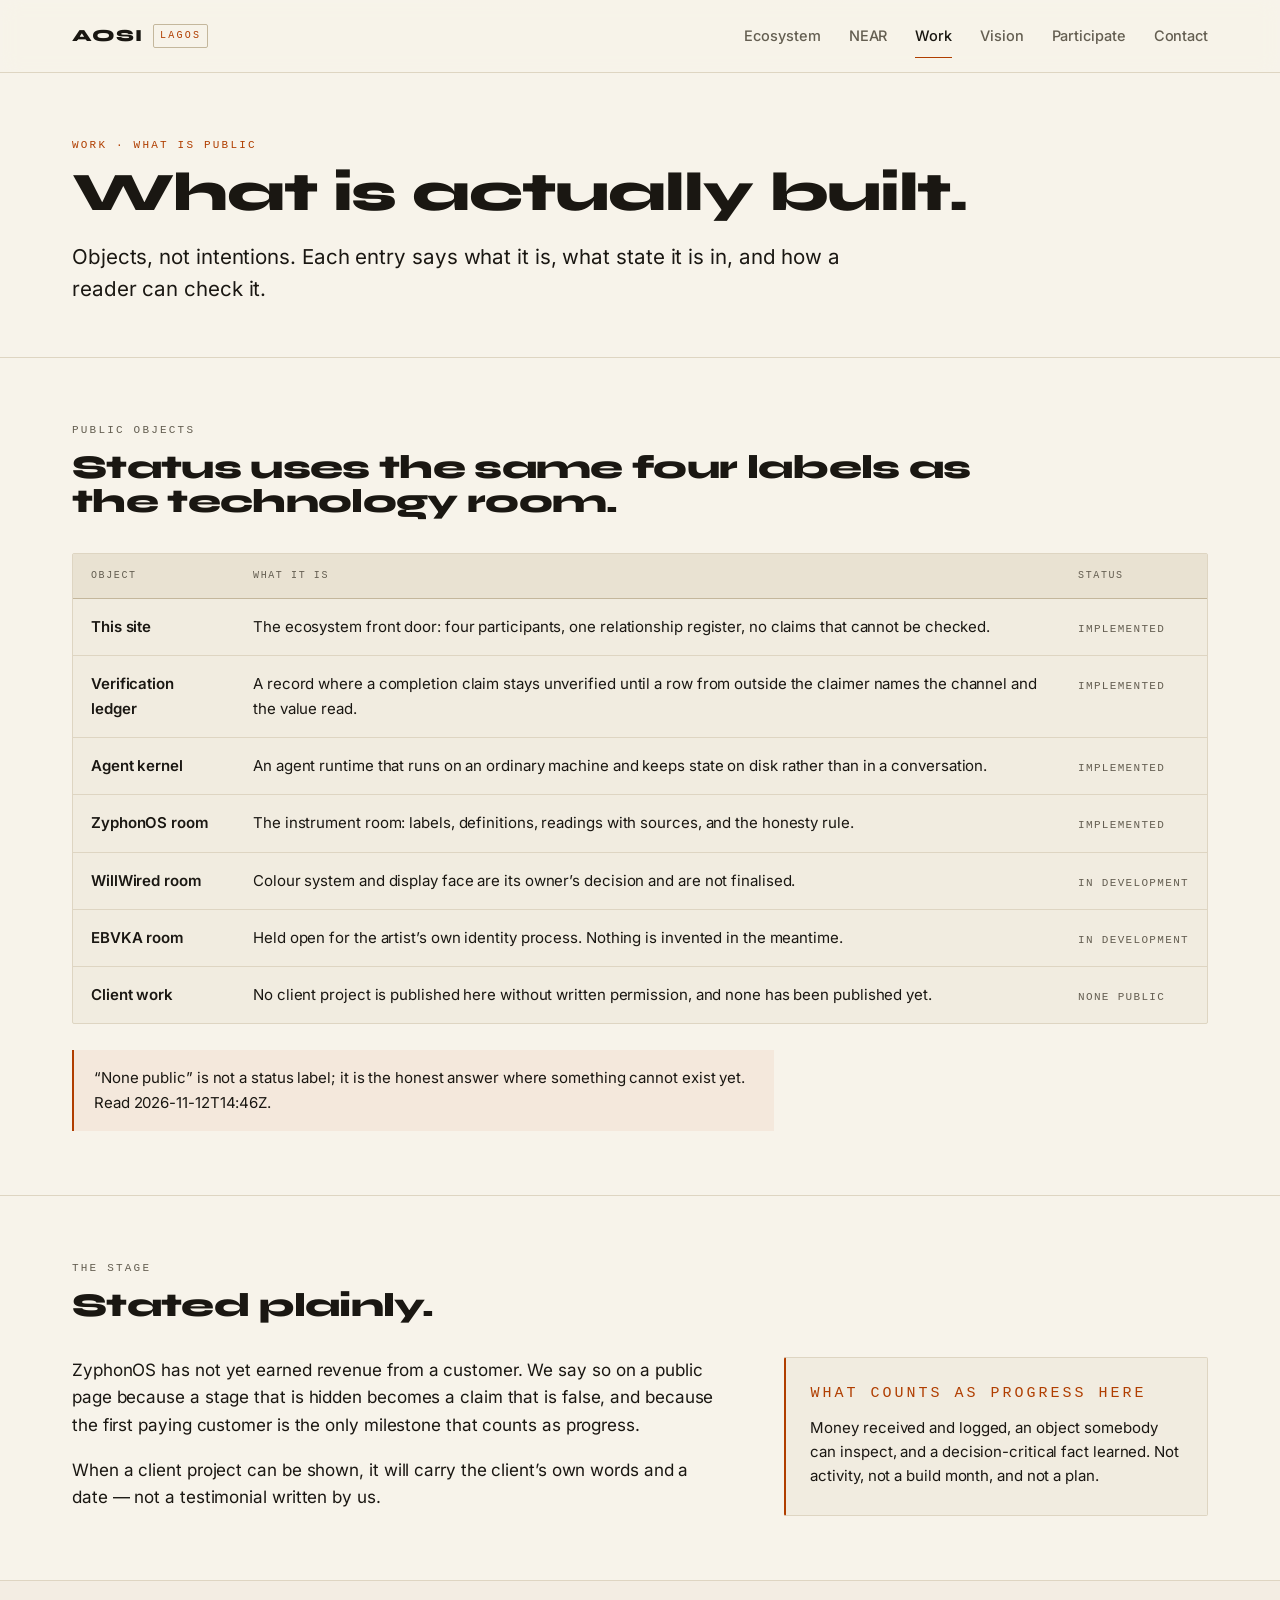
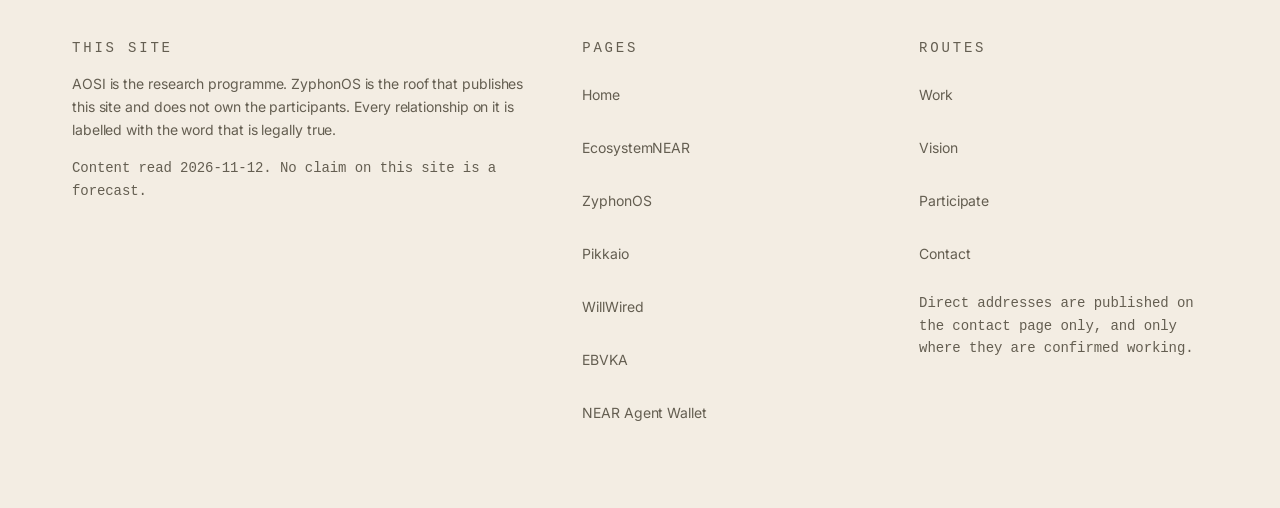
<file: work.html>
<!doctype html>
<html lang="en">
<head>
<meta charset="utf-8">
<meta name="viewport" content="width=device-width, initial-scale=1">
<title>Work: what is public &middot; ZyphonOS</title>
<meta name="description" content="Public objects and their status: what is implemented, what is in development, and what has not been published.">
<link rel="icon" href="favicon.svg" type="image/svg+xml">
<link rel="preload" href="fonts/inter-var.woff2" as="font" type="font/woff2" crossorigin>
<link rel="preload" href="fonts/syne-var.woff2" as="font" type="font/woff2" crossorigin>
<link rel="stylesheet" href="styles.css">
<meta property="og:title" content="Work: what is public &middot; ZyphonOS">
<meta property="og:description" content="Public objects and their status: what is implemented, what is in development, and what has not been published.">
<meta property="og:type" content="website">
<meta property="og:url" content="https://aosihq.github.io/work.html">
<link rel="canonical" href="https://aosihq.github.io/work.html">
</head>
<body class="">
<a class="skip" href="#main">Skip to content</a>
<header class="masthead">
  <div class="wrap masthead__in">
    <a class="mark" href="index.html"><span class="mark__name">AOSI</span><span class="mark__prog">Lagos</span></a>
    <button class="navtoggle" type="button" aria-expanded="false" aria-controls="nav">Menu</button>
    <nav class="nav" id="nav" aria-label="Primary"><a href="ecosystem.html">Ecosystem</a><a href="near.html">NEAR</a><a href="work.html" aria-current="page">Work</a><a href="vision.html">Vision</a><a href="participate.html">Participate</a><a href="contact.html">Contact</a></nav>
  </div>
</header>
<main id="main">

<section class="wrap hero hero--sm">
  <p class="label hero__label">Work &middot; what is public</p>
  <h1 class="display display--sm">What is actually built.</h1>
  <p class="lead">Objects, not intentions. Each entry says what it is, what state it is in, and
  how a reader can check it.</p>
</section>

<section class="wrap band">
  <div class="band__head">
    <p class="label">Public objects</p>
    <h2 class="h2">Status uses the same four labels as the technology room.</h2>
  </div>
  <div class="tablewrap">
  <table class="reg">
    <caption class="visually-hidden">Public objects, what each one is, and its status.</caption>
    <thead><tr><th scope="col">Object</th><th scope="col">What it is</th><th scope="col">Status</th></tr></thead>
    <tbody><tr><td data-l="Object"><strong>This site</strong></td><td data-l="What it is">The ecosystem front door: four participants, one relationship register, no claims that cannot be checked.</td><td data-l="Status"><span class="st">Implemented</span></td></tr><tr><td data-l="Object"><strong>Verification ledger</strong></td><td data-l="What it is">A record where a completion claim stays unverified until a row from outside the claimer names the channel and the value read.</td><td data-l="Status"><span class="st">Implemented</span></td></tr><tr><td data-l="Object"><strong>Agent kernel</strong></td><td data-l="What it is">An agent runtime that runs on an ordinary machine and keeps state on disk rather than in a conversation.</td><td data-l="Status"><span class="st">Implemented</span></td></tr><tr><td data-l="Object"><strong>ZyphonOS room</strong></td><td data-l="What it is">The instrument room: labels, definitions, readings with sources, and the honesty rule.</td><td data-l="Status"><span class="st">Implemented</span></td></tr><tr><td data-l="Object"><strong>WillWired room</strong></td><td data-l="What it is">Colour system and display face are its owner&rsquo;s decision and are not finalised.</td><td data-l="Status"><span class="st">In development</span></td></tr><tr><td data-l="Object"><strong>EBVKA room</strong></td><td data-l="What it is">Held open for the artist&rsquo;s own identity process. Nothing is invented in the meantime.</td><td data-l="Status"><span class="st">In development</span></td></tr><tr><td data-l="Object"><strong>Client work</strong></td><td data-l="What it is">No client project is published here without written permission, and none has been published yet.</td><td data-l="Status"><span class="st">None public</span></td></tr></tbody>
  </table>
  </div>
  <p class="note">&ldquo;None public&rdquo; is not a status label; it is the honest answer where
  something cannot exist yet. Read 2026-11-12T14:46Z.</p>
</section>

<section class="wrap band">
  <div class="band__head">
    <p class="label">The stage</p>
    <h2 class="h2">Stated plainly.</h2>
  </div>
  <div class="split">
    <div class="prose">
      <p>ZyphonOS has not yet earned revenue from a customer. We say so on a public page because
      a stage that is hidden becomes a claim that is false, and because the first paying customer
      is the only milestone that counts as progress.</p>
      <p>When a client project can be shown, it will carry the client&rsquo;s own words and a
      date &mdash; not a testimonial written by us.</p>
    </div>
    <aside class="aside">
      <p class="label">What counts as progress here</p>
      <p>Money received and logged, an object somebody can inspect, and a decision-critical fact
      learned. Not activity, not a build month, and not a plan.</p>
    </aside>
  </div>
</section>

</main>
<footer class="foot">
  <div class="wrap foot__in">
    <div class="foot__col">
      <p class="label">This site</p>
      <p>AOSI is the research programme. ZyphonOS is the roof that publishes this site and
      does not own the participants. Every relationship on it is labelled with the word that
      is legally true.</p>
      <p class="foot__meta">Content read 2026-11-12. No claim on this site is a forecast.</p>
    </div>
    <div class="foot__col">
      <p class="label">Pages</p>
      <ul class="plain">
        <li><a href="index.html">Home</a></li>
        <li><a href="ecosystem.html">Ecosystem</a><a href="near.html">NEAR</a></li>
        <li><a href="zyphonos.html">ZyphonOS</a></li>
        <li><a href="pikkaio.html">Pikkaio</a></li>
        <li><a href="willwired.html">WillWired</a></li>
        <li><a href="ebvka.html">EBVKA</a></li>
        <li><a href="near.html">NEAR Agent Wallet</a></li>
      </ul>
    </div>
    <div class="foot__col">
      <p class="label">Routes</p>
      <ul class="plain">
        <li><a href="work.html">Work</a></li>
        <li><a href="vision.html">Vision</a></li>
        <li><a href="participate.html">Participate</a></li>
        <li><a href="contact.html">Contact</a></li>
      </ul>
      <p class="foot__meta">Direct addresses are published on the contact page only, and only
      where they are confirmed working.</p>
    </div>
  </div>
</footer>
<script src="nav.js" defer></script>
</body>
</html>
</file>
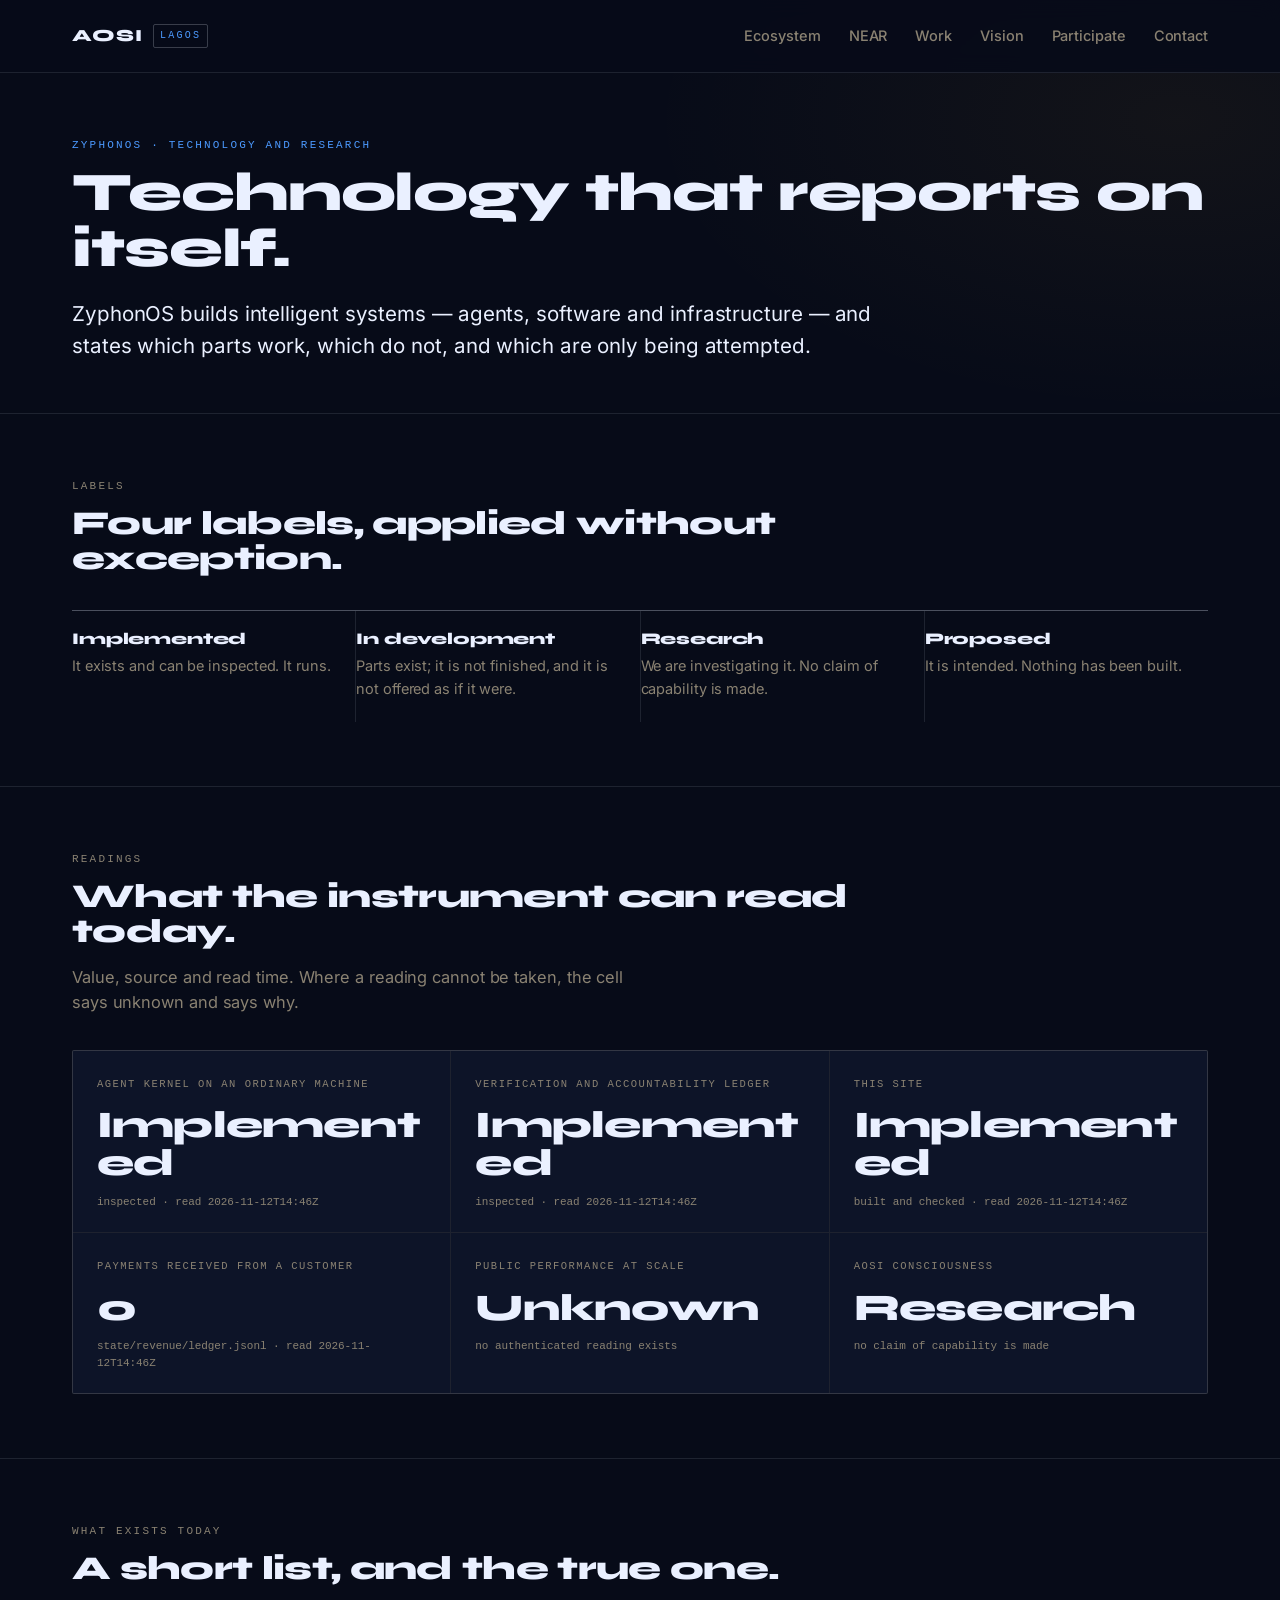
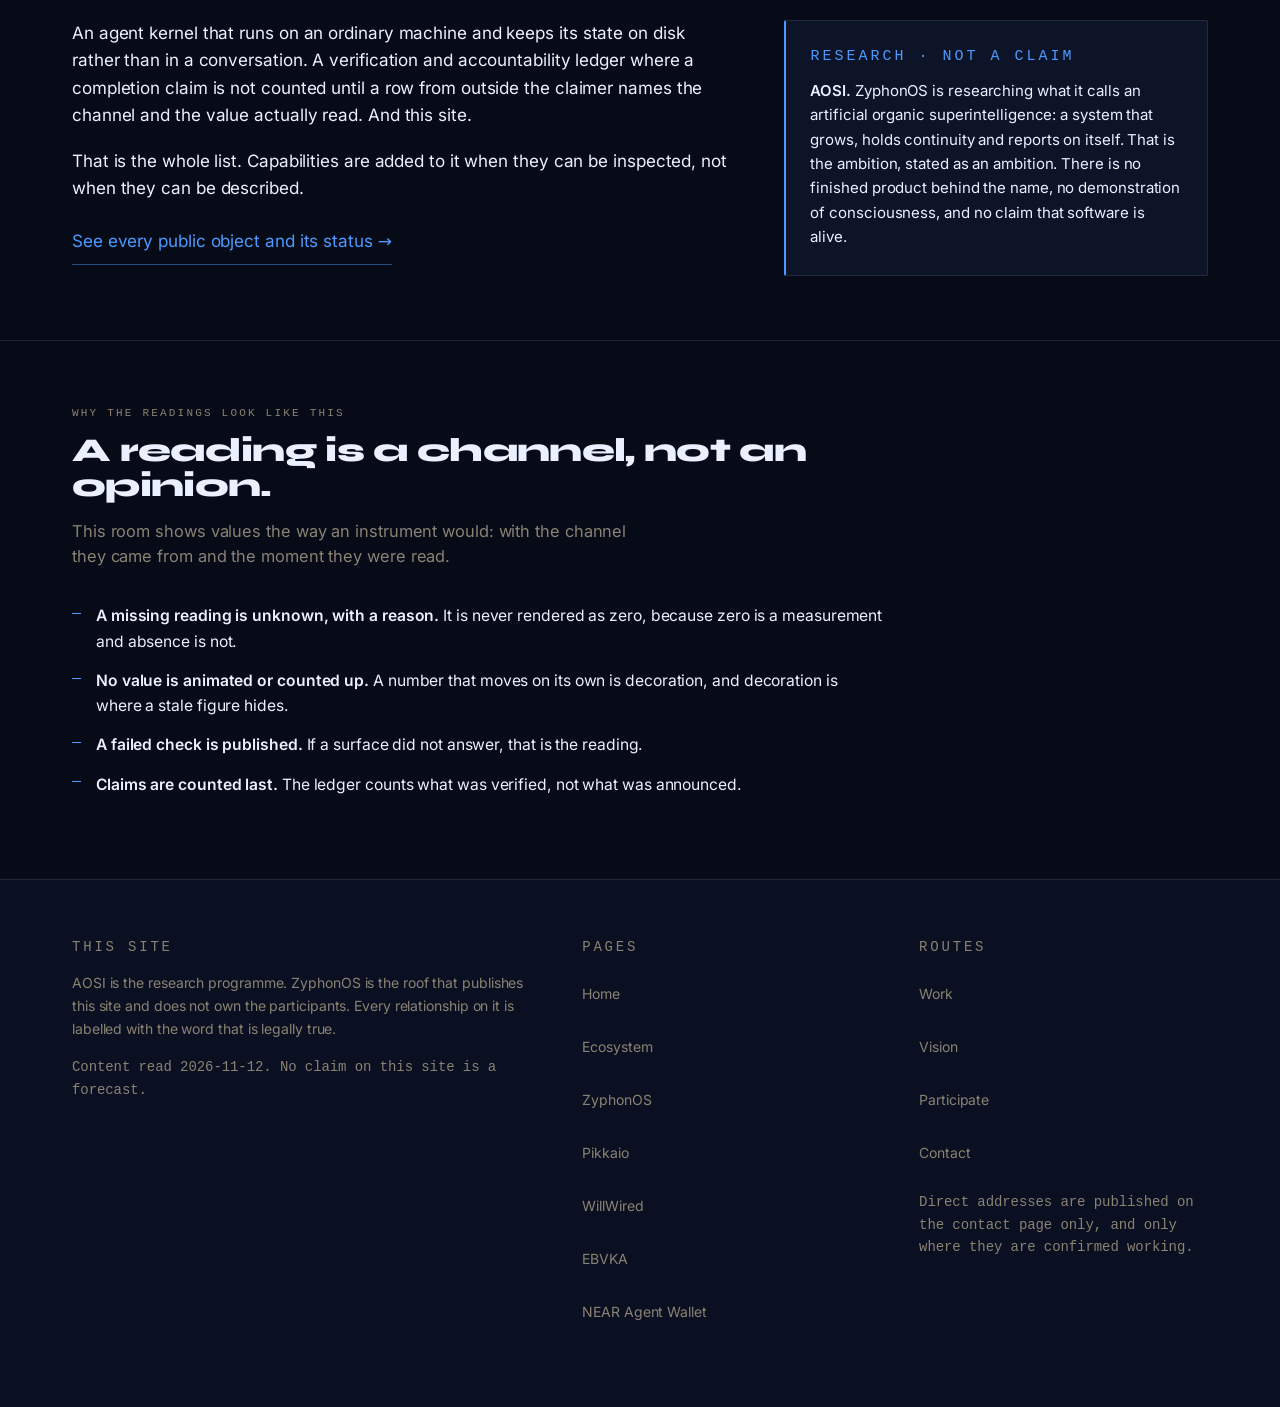
<file: zyphonos.html>
<!doctype html>
<html lang="en">
<head>
<meta charset="utf-8">
<meta name="viewport" content="width=device-width, initial-scale=1">
<title>ZyphonOS: technology that reports on itself</title>
<meta name="description" content="An agent kernel, a verification ledger and a site that states which parts work, which do not, and which are only being attempted.">
<link rel="icon" href="favicon.svg" type="image/svg+xml">
<link rel="preload" href="fonts/inter-var.woff2" as="font" type="font/woff2" crossorigin>
<link rel="preload" href="fonts/syne-var.woff2" as="font" type="font/woff2" crossorigin>
<link rel="stylesheet" href="styles.css">
<meta property="og:title" content="ZyphonOS: technology that reports on itself">
<meta property="og:description" content="An agent kernel, a verification ledger and a site that states which parts work, which do not, and which are only being attempted.">
<meta property="og:type" content="website">
<meta property="og:url" content="https://aosihq.github.io/zyphonos.html">
<link rel="canonical" href="https://aosihq.github.io/zyphonos.html">
</head>
<body class="theme-zyphonos">
<a class="skip" href="#main">Skip to content</a>
<header class="masthead">
  <div class="wrap masthead__in">
    <a class="mark" href="index.html"><span class="mark__name">AOSI</span><span class="mark__prog">Lagos</span></a>
    <button class="navtoggle" type="button" aria-expanded="false" aria-controls="nav">Menu</button>
    <nav class="nav" id="nav" aria-label="Primary"><a href="ecosystem.html">Ecosystem</a><a href="near.html">NEAR</a><a href="work.html">Work</a><a href="vision.html">Vision</a><a href="participate.html">Participate</a><a href="contact.html">Contact</a></nav>
  </div>
</header>
<main id="main">

<section class="wrap hero hero--sm">
  <p class="label hero__label">ZyphonOS &middot; technology and research</p>
  <h1 class="display display--sm">Technology that reports on itself.</h1>
  <p class="lead">ZyphonOS builds intelligent systems &mdash; agents, software and infrastructure
  &mdash; and states which parts work, which do not, and which are only being attempted.</p>
</section>

<section class="wrap band">
  <div class="band__head">
    <p class="label">Labels</p>
    <h2 class="h2">Four labels, applied without exception.</h2>
  </div>
  <div class="defs defs--4"><div class="def"><h3 class="def__t">Implemented</h3><p>It exists and can be inspected. It runs.</p></div><div class="def"><h3 class="def__t">In development</h3><p>Parts exist; it is not finished, and it is not offered as if it were.</p></div><div class="def"><h3 class="def__t">Research</h3><p>We are investigating it. No claim of capability is made.</p></div><div class="def"><h3 class="def__t">Proposed</h3><p>It is intended. Nothing has been built.</p></div></div>
</section>

<section class="wrap band">
  <div class="band__head">
    <p class="label">Readings</p>
    <h2 class="h2">What the instrument can read today.</h2>
    <p class="lead lead--sm">Value, source and read time. Where a reading cannot be taken, the
    cell says unknown and says why.</p>
  </div>
  <div class="readings"><div class="reading"><p class="reading__label">Agent kernel on an ordinary machine</p><p class="reading__value">Implemented</p><p class="reading__meta">inspected &middot; read 2026-11-12T14:46Z</p></div><div class="reading"><p class="reading__label">Verification and accountability ledger</p><p class="reading__value">Implemented</p><p class="reading__meta">inspected &middot; read 2026-11-12T14:46Z</p></div><div class="reading"><p class="reading__label">This site</p><p class="reading__value">Implemented</p><p class="reading__meta">built and checked &middot; read 2026-11-12T14:46Z</p></div><div class="reading"><p class="reading__label">Payments received from a customer</p><p class="reading__value">0</p><p class="reading__meta">state/revenue/ledger.jsonl &middot; read 2026-11-12T14:46Z</p></div><div class="reading"><p class="reading__label">Public performance at scale</p><p class="reading__value">Unknown</p><p class="reading__meta">no authenticated reading exists</p></div><div class="reading"><p class="reading__label">AOSI consciousness</p><p class="reading__value">Research</p><p class="reading__meta">no claim of capability is made</p></div></div>
</section>

<section class="wrap band">
  <div class="band__head">
    <p class="label">What exists today</p>
    <h2 class="h2">A short list, and the true one.</h2>
  </div>
  <div class="split">
    <div class="prose">
      <p>An agent kernel that runs on an ordinary machine and keeps its state on disk rather
      than in a conversation. A verification and accountability ledger where a completion claim
      is not counted until a row from outside the claimer names the channel and the value
      actually read. And this site.</p>
      <p>That is the whole list. Capabilities are added to it when they can be inspected, not
      when they can be described.</p>
      <p><a class="link link--solo" href="work.html">See every public object and its status &rarr;</a></p>
    </div>
    <aside class="aside">
      <p class="label">Research &middot; not a claim</p>
      <p><strong>AOSI.</strong> ZyphonOS is researching what it calls an artificial organic
      superintelligence: a system that grows, holds continuity and reports on itself. That is
      the ambition, stated as an ambition. There is no finished product behind the name, no
      demonstration of consciousness, and no claim that software is alive.</p>
    </aside>
  </div>
</section>

<section class="wrap band">
  <div class="band__head">
    <p class="label">Why the readings look like this</p>
    <h2 class="h2">A reading is a channel, not an opinion.</h2>
    <p class="lead lead--sm">This room shows values the way an instrument would: with the
    channel they came from and the moment they were read.</p>
  </div>
  <ul class="list">
    <li><strong>A missing reading is unknown, with a reason.</strong> It is never rendered as
    zero, because zero is a measurement and absence is not.</li>
    <li><strong>No value is animated or counted up.</strong> A number that moves on its own is
    decoration, and decoration is where a stale figure hides.</li>
    <li><strong>A failed check is published.</strong> If a surface did not answer, that is the
    reading.</li>
    <li><strong>Claims are counted last.</strong> The ledger counts what was verified, not what
    was announced.</li>
  </ul>
</section>

</main>
<footer class="foot">
  <div class="wrap foot__in">
    <div class="foot__col">
      <p class="label">This site</p>
      <p>AOSI is the research programme. ZyphonOS is the roof that publishes this site and
      does not own the participants. Every relationship on it is labelled with the word that
      is legally true.</p>
      <p class="foot__meta">Content read 2026-11-12. No claim on this site is a forecast.</p>
    </div>
    <div class="foot__col">
      <p class="label">Pages</p>
      <ul class="plain">
        <li><a href="index.html">Home</a></li>
        <li><a href="ecosystem.html">Ecosystem</a></li>
        <li><a href="zyphonos.html">ZyphonOS</a></li>
        <li><a href="pikkaio.html">Pikkaio</a></li>
        <li><a href="willwired.html">WillWired</a></li>
        <li><a href="ebvka.html">EBVKA</a></li>
        <li><a href="near.html">NEAR Agent Wallet</a></li>
      </ul>
    </div>
    <div class="foot__col">
      <p class="label">Routes</p>
      <ul class="plain">
        <li><a href="work.html">Work</a></li>
        <li><a href="vision.html">Vision</a></li>
        <li><a href="participate.html">Participate</a></li>
        <li><a href="contact.html">Contact</a></li>
      </ul>
      <p class="foot__meta">Direct addresses are published on the contact page only, and only
      where they are confirmed working.</p>
    </div>
  </div>
</footer>
<script src="nav.js" defer></script>
</body>
</html>
</file>
<file: styles.css>
@font-face{font-family:"Inter";src:url("fonts/inter-var.woff2") format("woff2");font-weight:100 900;font-style:normal;font-display:swap}
@font-face{font-family:"Syne";src:url("fonts/syne-var.woff2") format("woff2");font-weight:600 800;font-style:normal;font-display:swap}

/* ============================================================
   AOSI ROOF — FIELD STATION SHELL (approved direction 2026-11-09,
   confirmed by EBVKA 2026-11-14: "we are not mad scientists").
   Warm documentary ground. Every member gets its own room inside it.
   Contrast measured on paper #F7F3EA:
     --muted #645E51 = 5.85:1 on paper / 5.04:1 on raised paper (PASSES AA)
     --blue  #B03E00 = 5.31:1 on paper (PASSES AA)
   ============================================================ */
:root{
  --navy:#F7F3EA;
  --surface:#F1ECE0;
  --surface-2:#E9E2D2;
  --ink:#1A1712;
  --muted:#645E51;
  --blue:#B03E00;
  --blue-deep:#8A3000;
  --gold:#1A1712;
  --line:#DED5C2;
  --line-strong:#C4B79C;
  --sans:"Inter",system-ui,-apple-system,"Segoe UI",Roboto,sans-serif;
  --display:"Syne","Inter",system-ui,sans-serif;
  --mono:ui-monospace,"SF Mono","Cascadia Mono",Consolas,"Liberation Mono",monospace;
  --t:280ms cubic-bezier(.2,.7,.2,1);
  --max:1296px;
  --gut:24px;
}
@media (min-width:900px){:root{--gut:72px}}

*,*::before,*::after{box-sizing:border-box}
html{-webkit-text-size-adjust:100%}
body{
  margin:0;background:var(--navy);color:var(--ink);
  font-family:var(--sans);font-size:17px;line-height:1.62;
  font-weight:400;letter-spacing:-0.005em;
  -webkit-font-smoothing:antialiased;
  background-image:radial-gradient(1200px 560px at 50% -18%,rgba(176,62,0,.045),transparent 74%);
  background-repeat:no-repeat;
}
img,svg{max-width:100%;display:block}
a{color:var(--blue);text-decoration:none}
a:hover{color:var(--blue-deep)}
p{margin:0 0 1.05em}
p,li,td,th,.label,.reading__meta,.aside__meta,.foot__meta{overflow-wrap:break-word}
p:last-child{margin-bottom:0}
strong{color:var(--ink);font-weight:600}
h1,h2,h3{overflow-wrap:break-word;font-family:var(--display);font-weight:800;line-height:1.04;letter-spacing:-0.02em;margin:0 0 .5em}
ul{margin:0 0 1.05em;padding-left:1.1em}
li{margin:0 0 .55em}
li:last-child{margin-bottom:0}

.wrap{width:100%;max-width:var(--max);margin-inline:auto;padding-inline:var(--gut)}
.visually-hidden{position:absolute;width:1px;height:1px;padding:0;margin:-1px;overflow:hidden;clip:rect(0 0 0 0);white-space:nowrap;border:0}

/* focus + skip */
:focus-visible{outline:2px solid var(--blue);outline-offset:3px;border-radius:2px}
.skip{position:fixed;left:-9999px;top:0;z-index:60;background:var(--gold);color:var(--navy);
  font:600 14px/1 var(--sans);padding:15px 18px;min-height:44px;display:inline-flex;align-items:center;border-radius:0 0 3px 0}
.skip:focus{left:0;top:0;color:var(--navy);outline:2px solid var(--ink);outline-offset:2px}

/* masthead */
.masthead{position:sticky;top:0;z-index:40;background:rgba(247,243,234,.92);
  -webkit-backdrop-filter:saturate(140%) blur(10px);backdrop-filter:saturate(140%) blur(10px);
  border-bottom:1px solid var(--line)}
.masthead__in{display:flex;align-items:center;justify-content:space-between;gap:16px;min-height:72px}
.mark{display:inline-flex;align-items:baseline;gap:10px;min-height:44px;align-items:center;color:var(--ink)}
.mark__name{font-family:var(--display);font-weight:800;font-size:17px;letter-spacing:.06em;text-transform:uppercase}
.mark__prog{font-family:var(--mono);font-size:10px;letter-spacing:.22em;text-transform:uppercase;
  color:var(--blue);border:1px solid var(--line-strong);border-radius:2px;padding:3px 6px}
.mark:hover .mark__name{color:var(--blue)}
.nav{display:flex;align-items:center;gap:28px}
.nav a{color:var(--muted);font-size:14.5px;font-weight:500;min-height:44px;display:inline-flex;align-items:center;
  border-bottom:1px solid transparent;transition:color var(--t),border-color var(--t)}
.nav a:hover{color:var(--ink);border-bottom-color:var(--blue)}
.nav a[aria-current="page"]{color:var(--ink);border-bottom-color:var(--blue)}
.navtoggle{display:none;min-height:44px;min-width:44px;padding:0 12px;background:transparent;color:var(--ink);
  border:1px solid var(--line-strong);border-radius:2px;font:600 13px/1 var(--sans);letter-spacing:.04em;cursor:pointer}
.navtoggle:hover{border-color:var(--blue)}

@media (max-width:819px){
  .navtoggle{display:inline-flex;align-items:center;justify-content:center}
  .nav{position:absolute;left:0;right:0;top:100%;flex-direction:column;align-items:stretch;gap:0;
    background:var(--surface);border-bottom:1px solid var(--line-strong);padding:8px var(--gut) 18px;display:none}
  .nav[data-open="true"]{display:flex}
  .nav a{padding-block:14px;border-bottom:1px solid var(--line)}
  .nav a[aria-current="page"]{border-bottom-color:var(--blue)}
}

/* hero */
.hero{padding-block:84px 68px}
.hero--sm{padding-block:64px 52px}
.hero__label{color:var(--blue);margin-bottom:22px}
.display{font-size:clamp(1.75rem,8.5vw,4.75rem);max-width:min(20ch,100%);margin-bottom:24px}
.display--sm{font-size:clamp(1.6rem,6.4vw,3.4rem);max-width:min(24ch,100%);margin-bottom:20px}
.lead{font-size:clamp(1.06rem,1.6vw,1.3rem);line-height:1.55;color:var(--ink);max-width:62ch;margin-bottom:0}
.lead--sm{font-size:1.02rem;color:var(--muted);max-width:58ch;margin-top:14px}
.hero__cta{display:flex;flex-wrap:wrap;align-items:center;gap:22px;margin-top:36px}

.label{font-family:var(--mono);font-size:11px;letter-spacing:.2em;text-transform:uppercase;color:var(--muted);margin:0 0 10px}
.hero__label{color:var(--blue)}
.h2{font-size:clamp(1.3rem,2.6vw,2.15rem);max-width:min(26ch,100%)}

/* buttons + links */
.btn{display:inline-flex;align-items:center;justify-content:center;min-height:52px;padding:0 26px;
  background:var(--gold);color:var(--navy);font:600 15px/1 var(--sans);letter-spacing:.01em;border-radius:2px;
  transition:background var(--t),transform var(--t)}
.btn:hover{background:#332C22;color:var(--navy)}
.btn:active{transform:translateY(1px)}
.link{color:var(--blue);border-bottom:1px solid rgba(176,62,0,.45);padding-bottom:1px;transition:color var(--t),border-color var(--t)}
.link:hover{color:var(--blue-deep);border-bottom-color:var(--blue-deep)}
.hero__cta .link,.cta .link{min-height:44px;display:inline-flex;align-items:center}
.link--solo{min-height:44px;display:inline-flex;align-items:center}
.link--lg{font-family:var(--display);font-weight:700;font-size:clamp(1.05rem,2vw,1.4rem);letter-spacing:-.01em;display:inline-flex;align-items:center;min-height:44px}

/* bands */
.band{border-top:1px solid var(--line);padding-block:64px}
.band__head{margin-bottom:34px}
.band--cta{padding-block:64px 84px}
.spacer{height:38px}

/* readings */
.readings{display:grid;grid-template-columns:repeat(3,minmax(0,1fr));gap:1px;background:var(--line);
  border:1px solid var(--line);border-radius:2px;overflow:hidden}
.reading{background:var(--surface);padding:26px 24px 22px}
.reading__label{font-family:var(--mono);font-size:10.5px;letter-spacing:.14em;text-transform:uppercase;
  color:var(--muted);margin:0 0 14px;line-height:1.5}
.reading__value{font-family:var(--display);font-weight:800;font-size:clamp(1.5rem,3.4vw,2.35rem);
  line-height:1;margin:0 0 12px;color:var(--ink);letter-spacing:-.02em}
.reading__meta{font-family:var(--mono);font-size:11px;color:var(--muted);margin:0;line-height:1.5}
@media (max-width:819px){.readings{grid-template-columns:minmax(0,1fr)}}

/* cards */
.cards{display:grid;grid-template-columns:repeat(2,minmax(0,1fr));gap:1px;background:var(--line);
  border:1px solid var(--line);border-radius:2px;overflow:hidden}
.card{display:flex;flex-direction:column;gap:12px;min-height:236px;padding:30px 28px;background:var(--surface);
  color:var(--ink);transition:background var(--t)}
.card:hover{background:var(--surface-2);color:var(--ink)}
.badge{align-self:flex-start;font-family:var(--mono);font-size:9.5px;letter-spacing:.16em;text-transform:uppercase;
  color:var(--muted);border:1px solid var(--line-strong);border-radius:2px;padding:5px 7px;line-height:1}
.card__t{font-size:1.32rem;margin:2px 0 0}
.card__d{color:var(--muted);font-size:15px;margin:0;max-width:40ch}
.card__go{margin-top:auto;font-family:var(--mono);font-size:11px;letter-spacing:.14em;text-transform:uppercase;color:var(--blue)}
.card:hover .card__go{color:var(--blue-deep)}
@media (max-width:819px){.cards{grid-template-columns:minmax(0,1fr)}.card{min-height:0}}

/* definitions */
.defs{display:grid;gap:1px;background:var(--line);border-top:1px solid var(--line-strong)}
.defs--4{grid-template-columns:repeat(4,minmax(0,1fr))}
.defs--3{grid-template-columns:repeat(3,minmax(0,1fr))}
.defs--2{grid-template-columns:repeat(2,minmax(0,1fr))}
.defs--1{grid-template-columns:minmax(0,1fr);border-top:0;background:transparent;gap:0}
.def{background:var(--navy);padding:20px 22px 22px 0}
.defs--1 .def{padding:16px 0 0;border-top:1px solid var(--line)}
.defs--1 .def:first-child{border-top:0}
.def__t{font-size:1.02rem;margin:0 0 8px;letter-spacing:-.01em}
.def p{color:var(--muted);font-size:14.5px;margin:0;line-height:1.55}
@media (max-width:1023px){.defs--4{grid-template-columns:repeat(2,minmax(0,1fr))}}
@media (max-width:639px){.defs--4,.defs--3,.defs--2{grid-template-columns:minmax(0,1fr)}}

/* rules */
.rules{display:grid;grid-template-columns:repeat(2,minmax(0,1fr));gap:32px}
.rule-block{border-top:1px solid var(--line-strong);padding-top:18px}
.rule-block p{color:var(--muted);font-size:15px}
@media (max-width:819px){.rules{grid-template-columns:minmax(0,1fr);gap:26px}}

/* split + prose + aside */
.split{display:grid;grid-template-columns:minmax(0,1.55fr) minmax(0,1fr);gap:56px;align-items:start}
.prose p{max-width:62ch}
.aside{background:var(--surface);border:1px solid var(--line);border-left:2px solid var(--blue);
  border-radius:2px;padding:24px 24px 26px}
.aside p{font-size:15px;color:var(--ink)}
.aside .label{color:var(--blue)}
.aside__meta{font-family:var(--mono);font-size:11.5px;color:var(--muted);line-height:1.6}
@media (max-width:899px){.split{grid-template-columns:minmax(0,1fr);gap:34px}}

/* notes + neutral */
.note{margin-top:26px;border-left:2px solid var(--blue);background:rgba(176,62,0,.06);
  padding:16px 20px;color:var(--ink);font-size:15px;max-width:78ch}
.neutral{border:1px dashed var(--line-strong);border-radius:2px;padding:22px 24px;max-width:88ch;background:transparent}
.neutral p{color:var(--muted);font-size:15px}
.neutral .label{color:var(--muted)}

/* lists */
.list{list-style:none;padding:0;max-width:74ch}
.list li{position:relative;padding-left:24px;color:var(--ink);font-size:15.6px;margin-bottom:14px}
.list li::before{content:"";position:absolute;left:0;top:.62em;width:9px;height:1px;background:var(--blue)}
.list--tight li{margin-bottom:11px}
.plain{list-style:none;padding:0;margin:0}
.plain li{margin:0 0 9px}
.plain a{color:var(--muted);border-bottom:1px solid transparent;display:inline-flex;align-items:center;min-height:44px}
.plain a:hover{color:var(--ink);border-bottom-color:var(--blue)}

/* tables */
.tablewrap{overflow-x:auto;border:1px solid var(--line);border-radius:2px;background:var(--surface)}
.reg{width:100%;border-collapse:collapse;font-size:15px;min-width:0}
.reg caption{caption-side:top;text-align:left}
.reg th{font-family:var(--mono);font-size:10px;letter-spacing:.16em;text-transform:uppercase;color:var(--muted);
  text-align:left;font-weight:500;padding:14px 18px;border-bottom:1px solid var(--line-strong);background:var(--surface-2);white-space:nowrap}
.reg td{padding:16px 18px;border-bottom:1px solid var(--line);vertical-align:top;color:var(--ink)}
.reg tr:last-child td{border-bottom:0}
.reg .st{font-family:var(--mono);font-size:11px;letter-spacing:.12em;text-transform:uppercase;color:var(--muted);white-space:nowrap}
.reg .word{color:var(--blue);font-weight:600}
@media (max-width:639px){
  .reg thead{position:absolute;width:1px;height:1px;overflow:hidden;clip:rect(0 0 0 0)}
  .reg,.reg tbody,.reg tr,.reg td{display:block;width:100%}
  .reg tr{border-bottom:1px solid var(--line-strong);padding:8px 0}
  .reg tr:last-child{border-bottom:0}
  .reg td{border-bottom:0;padding:9px 18px;display:grid;grid-template-columns:104px 1fr;gap:12px;align-items:baseline}
  .reg td::before{content:attr(data-l);font-family:var(--mono);font-size:9.5px;letter-spacing:.14em;
    text-transform:uppercase;color:var(--muted)}
}

/* contact routes */
.routes{display:grid;gap:1px;background:var(--line);border-top:1px solid var(--line-strong)}
.route{background:var(--navy);padding:26px 22px 26px 0}
.route__addr{margin:6px 0 10px}
.route__meta{color:var(--muted);font-size:14.5px;max-width:64ch}

/* cta band */
.cta{display:grid;grid-template-columns:minmax(0,1fr) auto;gap:40px;align-items:center;
  border:1px solid var(--line-strong);border-radius:2px;padding:40px var(--gut);background:var(--surface)}
.cta__go{margin:0}
@media (max-width:819px){.cta{grid-template-columns:minmax(0,1fr);gap:26px;padding:32px 24px}}

/* footer */
.foot{border-top:1px solid var(--line);background:rgba(241,236,224,.65)}
.foot__in{display:grid;grid-template-columns:minmax(0,1.6fr) minmax(0,1fr) minmax(0,1fr);gap:48px;padding-block:56px 64px}
.foot__col p,.foot__col li{font-size:14px;color:var(--muted)}
.foot__col .label{margin-bottom:14px}
.foot__meta{font-family:var(--mono);font-size:11px;line-height:1.6;margin-top:16px}
@media (max-width:819px){.foot__in{grid-template-columns:minmax(0,1fr);gap:34px;padding-block:44px 52px}}

/* motion */
@media (prefers-reduced-motion:reduce){
  *,*::before,*::after{transition-duration:0s!important;animation-duration:0s!important;animation-iteration-count:1!important;scroll-behavior:auto!important}
}

/* ============================================================
   ZYPHONOS — THE DARK INSTRUMENT ROOM
   The one room inside the Field Station shell that is not paper.
   Scope: .theme-zyphonos only. Nothing here reaches any other page.
   --muted #8A8272 = 4.72:1 on the void (the 2026-11-09 contrast fix).
   ============================================================ */
.theme-zyphonos{
  --navy:#070B18;
  --surface:#0D1428;
  --surface-2:#141C33;
  --ink:#EAF0FF;
  --muted:#8A8272;
  --blue:#4C9AFF;
  --blue-deep:#7FB6FF;
  --gold:#F0B429;
  --line:rgba(234,240,255,.10);
  --line-strong:rgba(234,240,255,.22);
  background-image:
    radial-gradient(1100px 520px at 50% -12%,rgba(76,154,255,.13),transparent 72%),
    radial-gradient(760px 420px at 92% 4%,rgba(240,180,41,.05),transparent 70%);
}
.theme-zyphonos .masthead{background:rgba(7,11,24,.88)}
.theme-zyphonos .foot{background:rgba(13,20,40,.55)}
.theme-zyphonos .btn{background:#F0B429;color:#070B18}
.theme-zyphonos .btn:hover{background:#FFC857;color:#070B18}
.theme-zyphonos .skip{background:#F0B429;color:#070B18}
.theme-zyphonos .link{border-bottom-color:rgba(76,154,255,.45)}
.theme-zyphonos .link:hover{border-bottom-color:#7FB6FF;color:#7FB6FF}
.theme-zyphonos .note{background:rgba(76,154,255,.06)}
.theme-zyphonos .def,.theme-zyphonos .route{background:#070B18}

/* ============================================================
   WILLWIRED - TRIAL SKIN (NOT an approved brand system)
   Source: Muktad, 2026-11-13. Values estimated by eye from a compressed JPG,
   so they are close but not exact; spelling of the footer label unconfirmed.
   Scope: .theme-willwired only. Nothing here reaches any other page.
   Contrast law: the signal accent #F4451C measures 3.38:1 on cream, so it is
   used ONLY for large text (>=3:1) and non-text graphics. Body copy and small
   links use the text-grade accent #B8310D (5.55:1 on cream).
   ============================================================ */
.theme-willwired{
  --navy:#FBF5E8;
  --surface:#F6EEDC;
  --surface-2:#F1E7D1;
  --ink:#1A0A08;
  --muted:#2A1D18;
  --blue:#B8310D;
  --blue-deep:#A82C0B;
  --gold:#F4451C;
  --line:#E4D7BD;
  --line-strong:#CDBB98;
  background-image:none;
}
.theme-willwired .btn{background:#F4451C;color:#1A0A08}
.theme-willwired .btn:hover{background:#FF5A32;color:#1A0A08}
.theme-willwired .skip{background:#F4451C;color:#1A0A08}
.theme-willwired .link{border-bottom-color:rgba(184,49,13,.45)}
.theme-willwired .link:hover,
.theme-willwired .nav a:hover,
.theme-willwired .mark:hover .mark__name,
.theme-willwired .plain a:hover{color:#1A0A08;border-bottom-color:#F4451C}
.theme-willwired .hero__label{color:#B8310D}
.theme-willwired .aside{border-left-color:#F4451C}
.theme-willwired .aside .label{color:#B8310D}
.theme-willwired .card__go{color:#B8310D}
.theme-willwired .card:hover .card__go{color:#1A0A08}
.theme-willwired .masthead{background:rgba(251,245,232,.92)}
.theme-willwired .foot{background:#F6EEDC}
.theme-willwired .navtoggle:hover{border-color:#B8310D}
</file>
